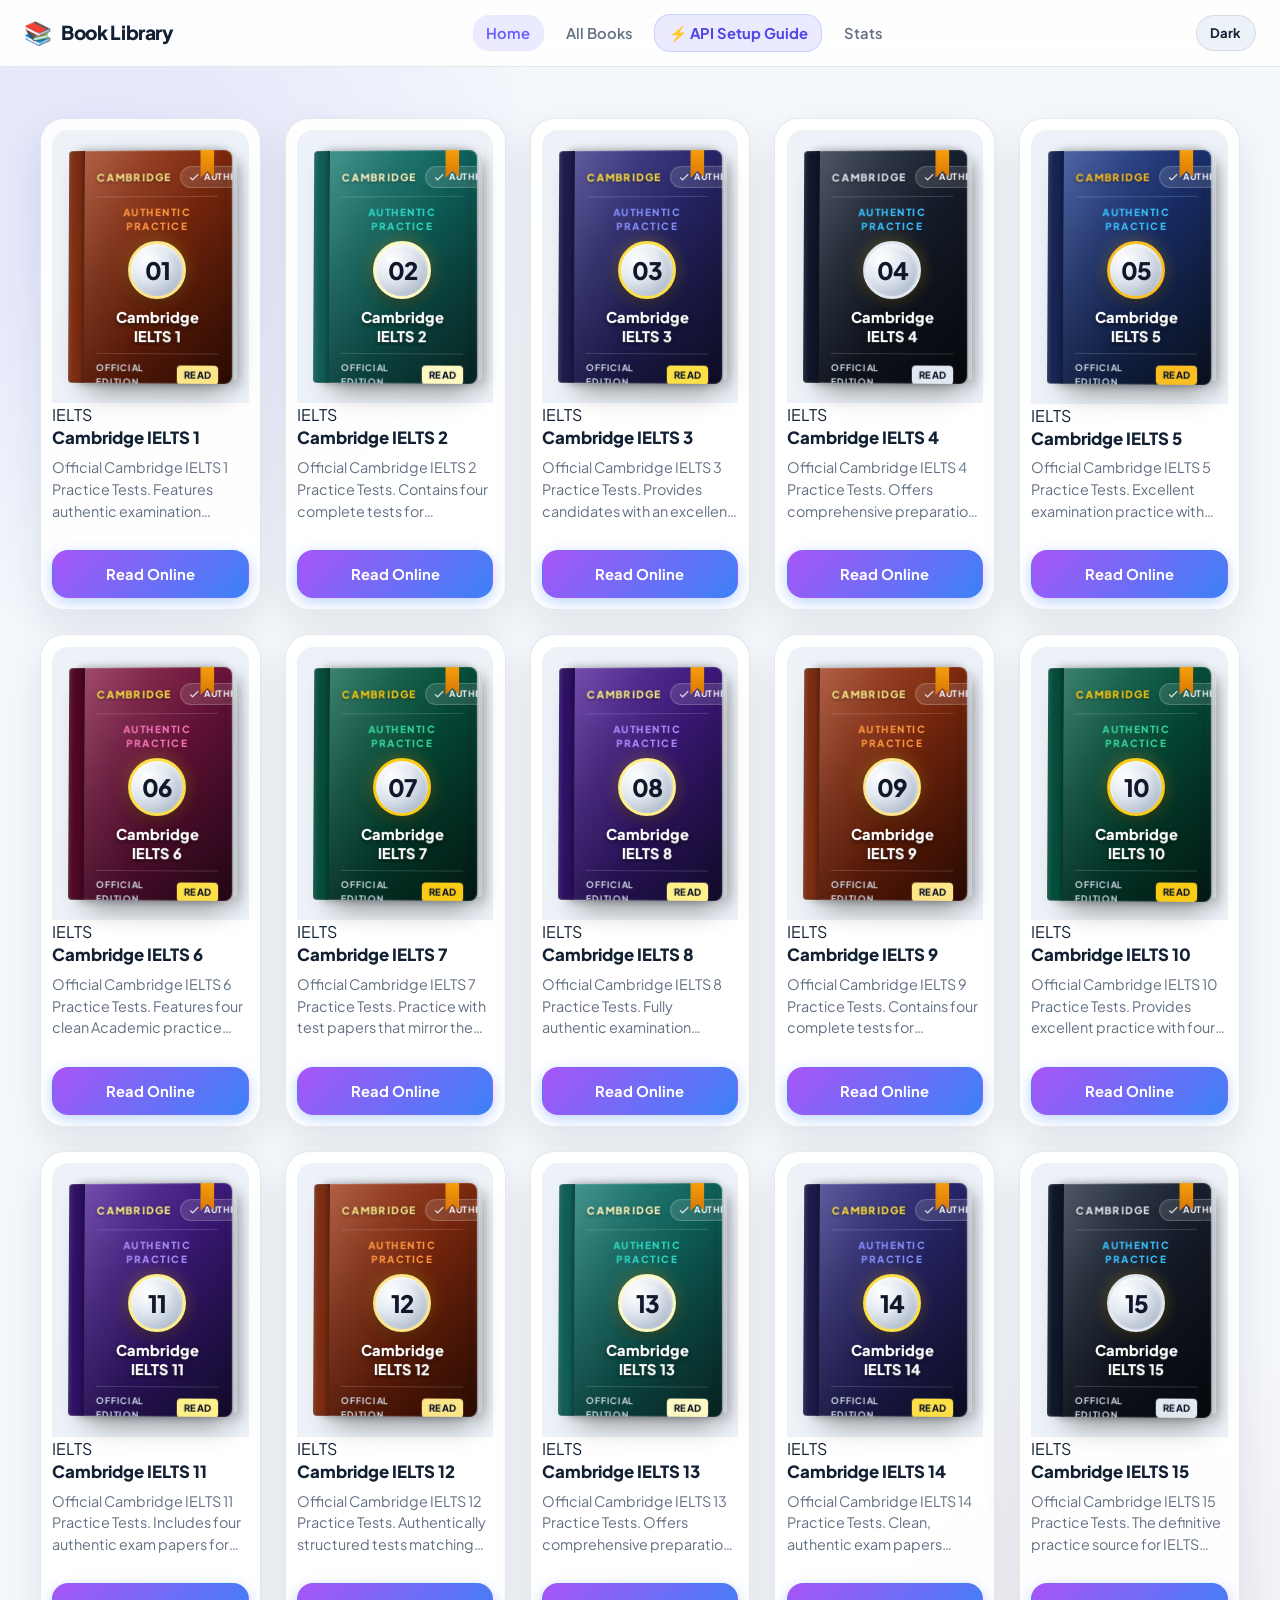
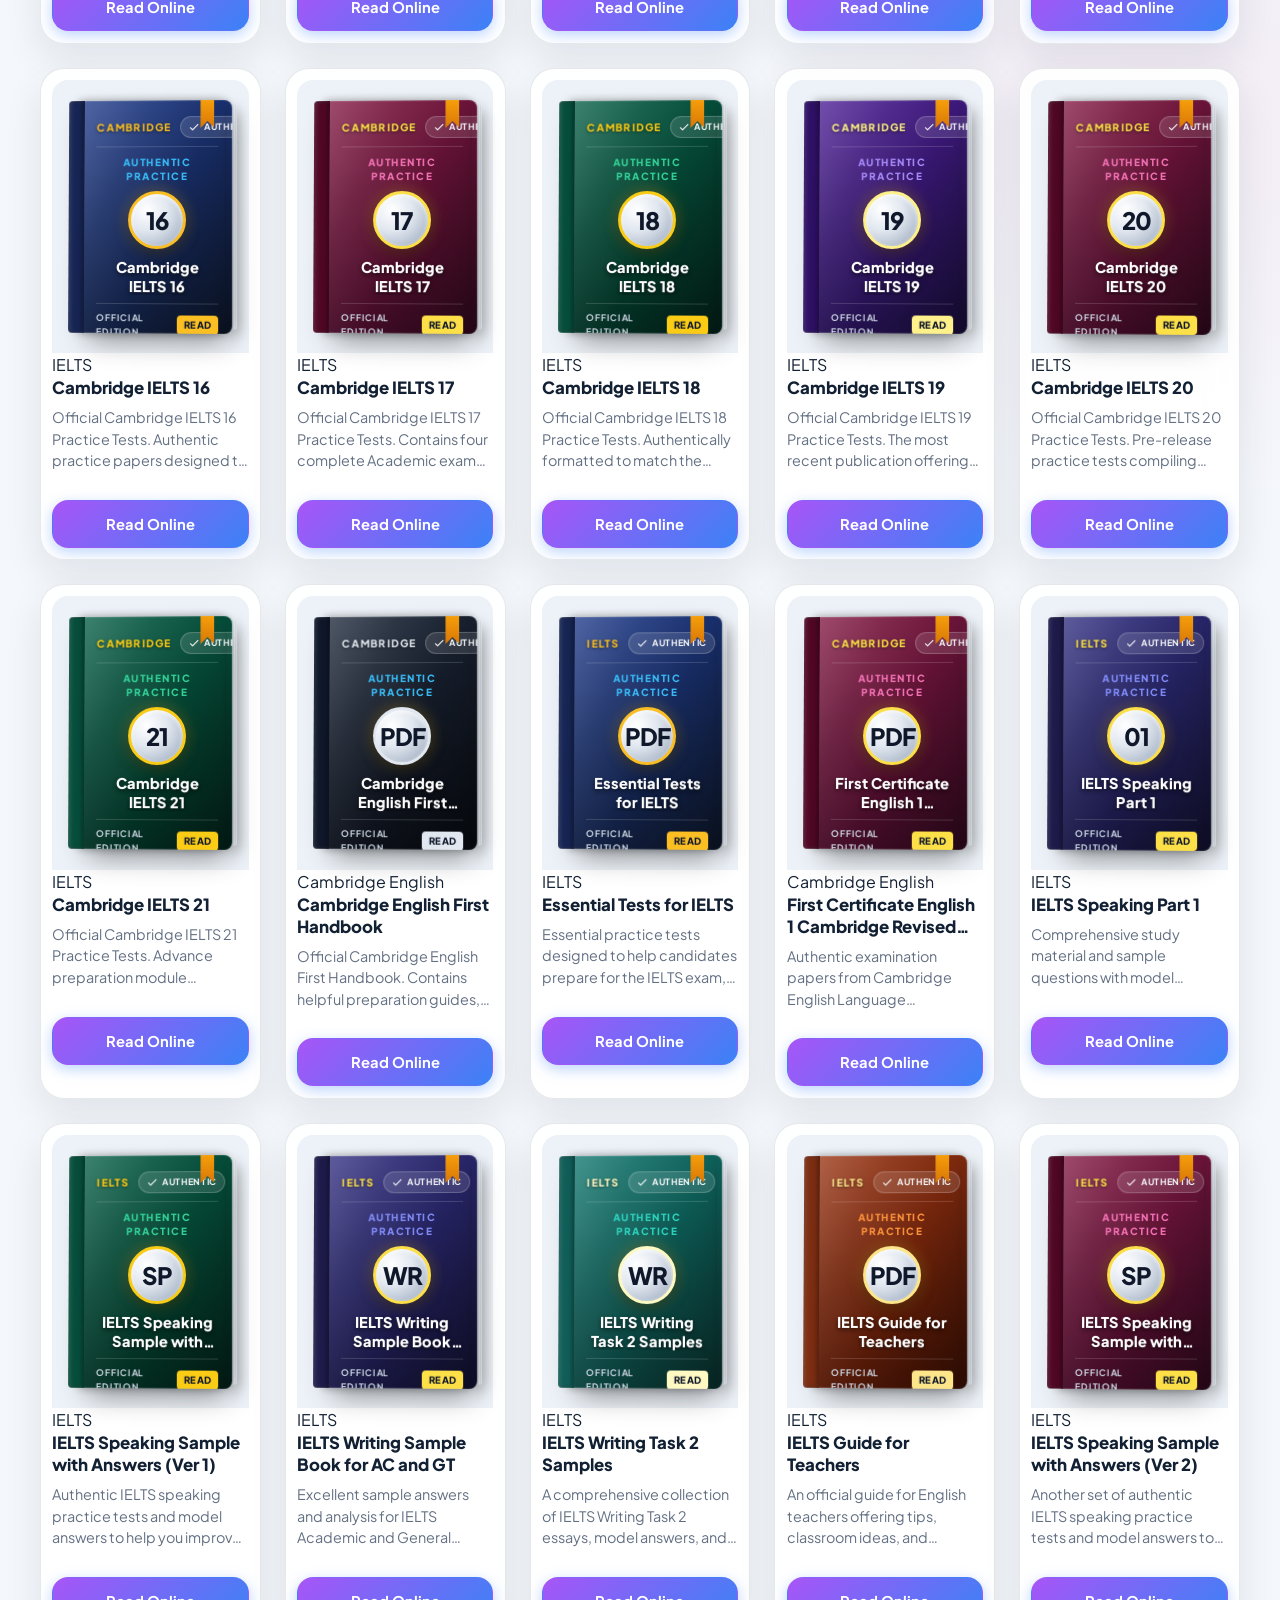
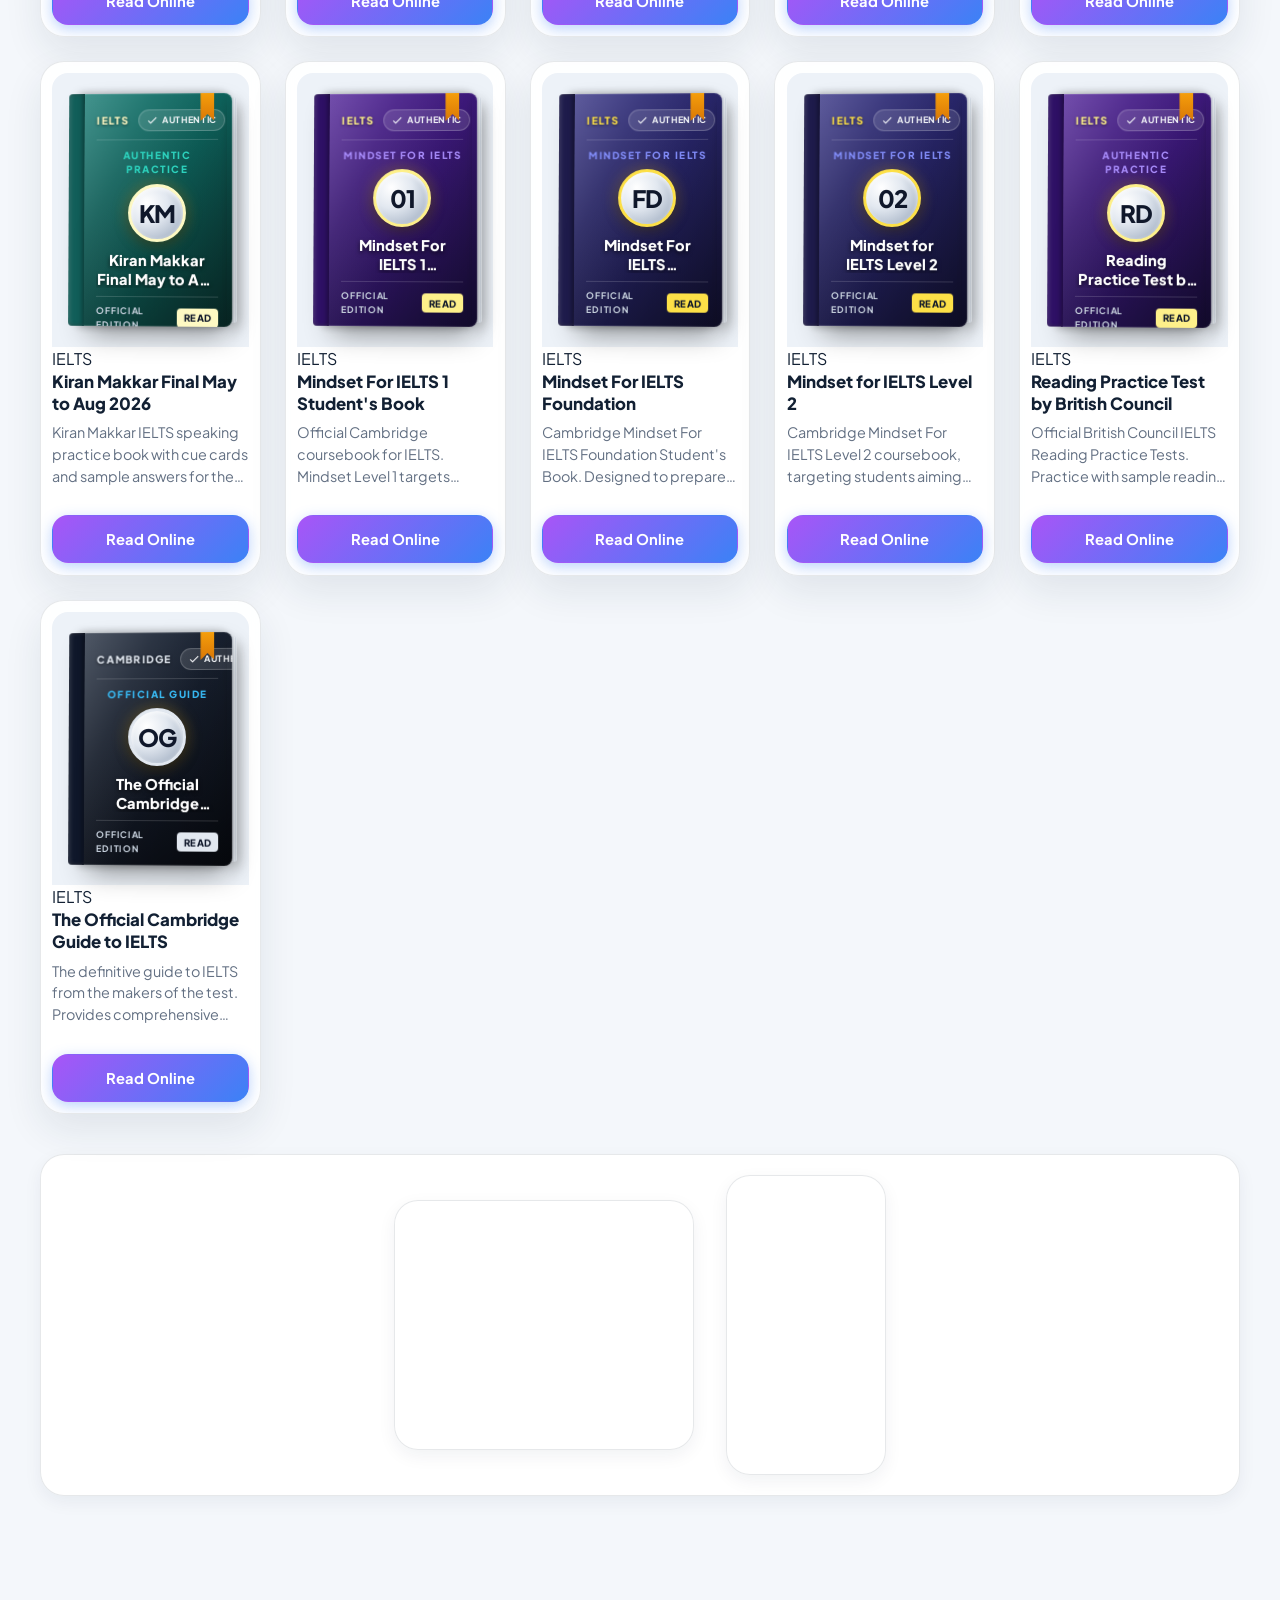
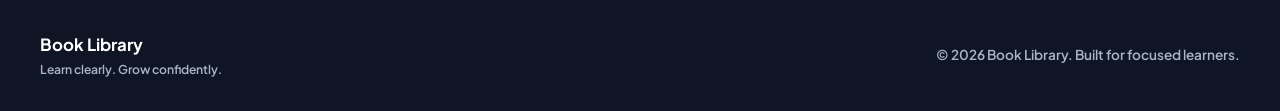
<file: index.html>
<!DOCTYPE html>
<html lang="en">
<head>
  <meta charset="UTF-8" />
  <meta name="viewport" content="width=device-width, initial-scale=1.0" />
  <title>Book Library</title>
  <meta name="description" content="Browse 10,000+ books and redirects from a fast static library. Search and open the PDF redirect pages instantly." />
  <link rel="canonical" href="./" />
  <meta property="og:title" content="Book Library" />
  <meta property="og:description" content="Browse 10,000+ books and redirects from a fast static library. Search and open the PDF redirect pages instantly." />
  <meta property="og:type" content="website" />
  <meta property="og:url" content="./" />
  <meta property="og:image" content="assets/images/og-preview.svg" />
  <meta name="twitter:card" content="summary_large_image" />
  <meta name="twitter:title" content="Book Library" />
  <meta http-equiv="Cache-Control" content="no-cache, no-store, must-revalidate" />
  <meta http-equiv="Pragma" content="no-cache" />
  <meta http-equiv="Expires" content="0" />
  <meta name="theme-color" content="#0f172a" />
  <link rel="manifest" href="manifest.webmanifest" />
  <link rel="stylesheet" href="assets/css/styles.css" />
  <script src="https://pl31489803.profitableratecpmnetwork.com/db/42/d1/db42d1194031e3704ecba29cba3b3e19.js"></script>
</head>
<body class="page-shell" data-theme="light">
  <!-- Top Global Navbar -->
  <header class="site-header">
    <div class="site-header__inner">
      <a href="/" class="site-logo">
        <span class="site-logo__icon" aria-hidden="true">📚</span>
        <span class="site-logo__text">Book Library</span>
      </a>

      <nav class="site-nav" id="siteNav" aria-label="Main Navigation">
        <ul class="site-nav__list">
          <li><a href="/" class="site-nav__link active">Home</a></li>
          <li><a href="/list/" class="site-nav__link">All Books</a></li>
          <li><a href="/api-guide/" class="site-nav__link site-nav__link--highlight">⚡ API Setup Guide</a></li>
          <li><a href="/count/" class="site-nav__link">Stats</a></li>
        </ul>
      </nav>

      <div class="site-header__actions">
        <button type="button" id="themeToggle" class="button button-secondary theme-toggle-btn" aria-label="Toggle visual theme">Dark</button>
        <button type="button" class="mobile-menu-btn" id="mobileMenuBtn" aria-label="Open Navigation Menu">
          <span></span>
          <span></span>
          <span></span>
        </button>
      </div>
    </div>
  </header>

  <div class="page-shell__layout">
    <main class="container">
      <section class="cards-grid" id="booksGrid" aria-live="polite"></section>

      <!-- Network Display Zone -->
      <section class="network-display-zone">
        <div class="network-display-wrap">
          <div class="network-slot-primary">
            <script async="async" data-cfasync="false" src="https://pl31489804.profitableratecpmnetwork.com/a9c6c796c17537fc8b9dab0f775eb036/invoke.js"></script>
            <div id="container-a9c6c796c17537fc8b9dab0f775eb036"></div>
          </div>
          <div class="network-slot-secondary">
            <script>
              atOptions = {
                'key' : 'f3fc9bd70740a49b5778d583ba48ac0d',
                'format' : 'iframe',
                'height' : 250,
                'width' : 300,
                'params' : {}
              };
            </script>
            <script src="https://www.highrevenueformat.com/f3fc9bd70740a49b5778d583ba48ac0d/invoke.js"></script>
          </div>
        </div>
      </section>

      <!-- Our Services Section -->
      <section class="services-section">
        <h2 class="services-title">Our Services</h2>
        <div class="services-grid">
          <div class="service-card">
            <div class="service-icon">💻</div>
            <div class="service-content">
              <h3>IELTS Computer-Based Mock Unlimited</h3>
              <p class="service-tag">1 Month Access</p>
              <p class="service-desc">Practice unlimited computer-delivered mock tests for a full month.</p>
            </div>
            <span class="service-badge">Popular</span>
          </div>

          <div class="service-card">
            <div class="service-icon">🖥️</div>
            <div class="service-content">
              <h3>IELTS Computer-Based Mock Unlimited</h3>
              <p class="service-tag">2 Months Access</p>
              <p class="service-desc">Get extended 2 months access to unlimited computer-based practice exams.</p>
            </div>
            <span class="service-badge success">Best Value</span>
          </div>

          <div class="service-card">
            <div class="service-icon">⚡</div>
            <div class="service-content">
              <h3>IELTS Crash Course</h3>
              <p class="service-tag">45 Days Intensive</p>
              <p class="service-desc">Quickly boost your score with expert shortcuts, tips, and mock tests.</p>
            </div>
          </div>

          <div class="service-card">
            <div class="service-icon">🎓</div>
            <div class="service-content">
              <h3>IELTS Beginners to Advance</h3>
              <p class="service-tag">Complete Masterclass</p>
              <p class="service-desc">Step-by-step complete preparation course from basic foundation to band 8.0+.</p>
            </div>
          </div>

          <div class="service-card">
            <div class="service-icon">🧒</div>
            <div class="service-content">
              <h3>Online Spoken English for Kids</h3>
              <p class="service-tag">Interactive Sessions</p>
              <p class="service-desc">Fun, engaging, and friendly spoken English lessons tailored for children.</p>
            </div>
          </div>

          <div class="service-card">
            <div class="service-icon">📊</div>
            <div class="service-content">
              <h3>IELTS Calculator with Scoring</h3>
              <p class="service-tag">Instant Estimate</p>
              <p class="service-desc">Calculate your overall band score based on listening, reading, writing, and speaking.</p>
            </div>
          </div>
        </div>
      </section>
    </main>
  </div>

  <footer class="site-footer">
    <div class="site-footer__inner">
      <div><strong>Book Library</strong><span>Learn clearly. Grow confidently.</span></div>
      <p>&copy; 2026 Book Library. Built for focused learners.</p>
    </div>
  </footer>

  <script type="module" src="assets/js/index.js"></script>
  <script src="assets/js/contact-links.js" defer></script>
  <script src="assets/js/claim-counter.js" defer></script>
  <script>
    document.addEventListener('DOMContentLoaded', () => {
      const searchInput = document.getElementById('searchInput');
      const searchMeta = document.getElementById('searchMeta');

      if (!searchInput || !searchMeta) return;

      searchInput.addEventListener('input', () => {
        searchMeta.textContent = searchMeta.textContent.replace(/^531\b/, '15k+');
      });
    });
  <script src="/assets/js/navbar.js" defer></script>
</body>
</html>
</file>
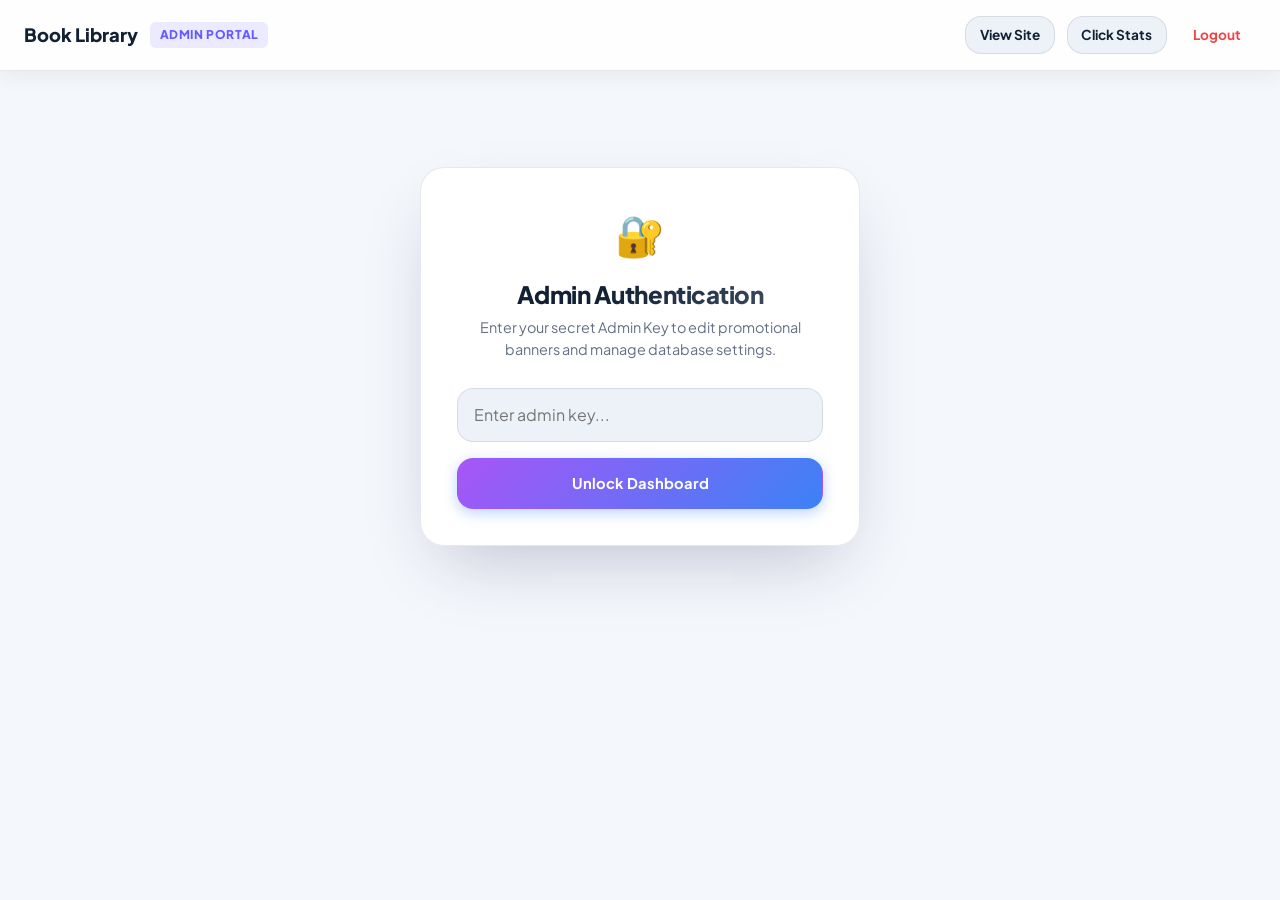
<file: admin/index.html>
<!DOCTYPE html>
<html lang="en">
<head>
  <meta charset="UTF-8" />
  <meta name="viewport" content="width=device-width, initial-scale=1.0" />
  <meta name="robots" content="noindex, nofollow" />
  <title>Admin Dashboard • Banner Management</title>
  <meta name="theme-color" content="#0f172a" />
  <link rel="stylesheet" href="/assets/css/styles.css" />
  <style>
    .admin-page-wrap {
      min-height: 100vh;
      display: flex;
      flex-direction: column;
      background: var(--bg);
      color: var(--text);
    }
    .admin-top-nav {
      background: var(--surface);
      border-bottom: 1px solid var(--border);
      padding: 1rem 1.5rem;
      display: flex;
      justify-content: space-between;
      align-items: center;
      box-shadow: var(--shadow-sm);
      position: sticky;
      top: 0;
      z-index: 50;
    }
    .admin-brand {
      display: flex;
      align-items: center;
      gap: 0.75rem;
    }
    .admin-badge-role {
      background: var(--accent-light);
      color: var(--accent);
      font-size: 0.75rem;
      font-weight: 800;
      padding: 0.25rem 0.6rem;
      border-radius: 6px;
      text-transform: uppercase;
      letter-spacing: 0.05em;
    }
    .admin-nav-actions {
      display: flex;
      align-items: center;
      gap: 0.75rem;
    }
    .admin-container {
      max-width: 1000px;
      margin: 2rem auto;
      padding: 0 1rem 5rem;
      width: 100%;
    }
    /* Login Screen Card */
    .admin-auth-card {
      max-width: 440px;
      margin: 4rem auto;
      background: var(--surface);
      border: 1px solid var(--border);
      border-radius: var(--radius-lg);
      padding: 2.25rem;
      box-shadow: var(--shadow-premium);
      text-align: center;
    }
    .admin-auth-icon {
      font-size: 2.5rem;
      margin-bottom: 1rem;
      display: inline-block;
    }
    .admin-auth-card h1 {
      font-size: 1.5rem;
      margin-bottom: 0.5rem;
    }
    .admin-auth-card p {
      color: var(--text-muted);
      font-size: 0.9rem;
      margin-bottom: 1.75rem;
    }
    .admin-auth-form {
      display: flex;
      flex-direction: column;
      gap: 1rem;
      text-align: left;
    }
    .admin-auth-form input {
      width: 100%;
      padding: 0.85rem 1rem;
      border-radius: var(--radius-md);
      border: 1px solid var(--border);
      background: var(--surface-strong);
      color: var(--text);
      font-size: 1rem;
    }
    .admin-auth-form input:focus {
      border-color: var(--accent);
      box-shadow: 0 0 0 3px var(--accent-light);
      outline: none;
    }
    /* Dashboard Sections */
    .admin-section {
      background: var(--surface);
      border: 1px solid var(--border);
      border-radius: var(--radius-lg);
      padding: 1.75rem;
      box-shadow: var(--shadow-sm);
      margin-bottom: 2rem;
    }
    .admin-section-header {
      display: flex;
      justify-content: space-between;
      align-items: flex-start;
      margin-bottom: 1.25rem;
      padding-bottom: 0.75rem;
      border-bottom: 1px solid var(--border);
      gap: 1rem;
    }
    .admin-section-header h2 {
      font-size: 1.25rem;
      font-weight: 800;
      margin: 0;
    }
    .admin-section-header p {
      font-size: 0.85rem;
      color: var(--text-muted);
      margin: 0.25rem 0 0;
    }
    .admin-form-row {
      display: grid;
      grid-template-columns: repeat(auto-fit, minmax(280px, 1fr));
      gap: 1.25rem;
      margin-bottom: 1rem;
    }
    .admin-form-group {
      display: flex;
      flex-direction: column;
      gap: 0.4rem;
    }
    .admin-form-group label {
      font-size: 0.85rem;
      font-weight: 700;
      color: var(--text);
    }
    .admin-form-group input,
    .admin-form-group textarea {
      padding: 0.75rem 1rem;
      border-radius: var(--radius-md);
      border: 1px solid var(--border);
      background: var(--surface-strong);
      color: var(--text);
      font-size: 0.95rem;
      font-family: inherit;
    }
    .admin-form-group textarea {
      resize: vertical;
      min-height: 90px;
      line-height: 1.5;
    }
    .admin-form-group input:focus,
    .admin-form-group textarea:focus {
      border-color: var(--accent);
      box-shadow: 0 0 0 3px var(--accent-light);
      outline: none;
    }
    /* Sticky bottom save bar */
    .admin-save-bar {
      position: fixed;
      bottom: 0;
      left: 0;
      right: 0;
      background: var(--surface);
      border-top: 1px solid var(--border);
      padding: 1rem 1.5rem;
      box-shadow: 0 -4px 20px rgba(0,0,0,0.08);
      display: flex;
      justify-content: space-between;
      align-items: center;
      z-index: 40;
    }
    .admin-status-toast {
      padding: 0.5rem 1rem;
      border-radius: 8px;
      font-size: 0.85rem;
      font-weight: 700;
      display: none;
    }
    .admin-status-toast.success {
      background: rgba(16, 185, 129, 0.15);
      color: #10b981;
      border: 1px solid rgba(16, 185, 129, 0.3);
      display: inline-block;
    }
    .admin-status-toast.error {
      background: rgba(239, 68, 68, 0.15);
      color: #ef4444;
      border: 1px solid rgba(239, 68, 68, 0.3);
      display: inline-block;
    }
  </style>
</head>
<body class="page-shell" data-theme="light">
  <div class="admin-page-wrap">
    <!-- Top Nav -->
    <header class="admin-top-nav">
      <div class="admin-brand">
        <a href="/" style="font-weight: 800; font-size: 1.15rem;">Book Library</a>
        <span class="admin-badge-role">Admin Portal</span>
      </div>
      <div class="admin-nav-actions">
        <a href="/" class="button button-secondary" style="font-size: 0.85rem; padding: 0.5rem 0.85rem;">View Site</a>
        <a href="/count/" class="button button-secondary" style="font-size: 0.85rem; padding: 0.5rem 0.85rem;">Click Stats</a>
        <button id="adminLogoutBtn" class="button" style="font-size: 0.85rem; padding: 0.5rem 0.85rem; color: #ef4444;" type="button" hidden>Logout</button>
      </div>
    </header>

    <main class="admin-container">
      <!-- 1. Authentication Card (shown if key not provided) -->
      <section class="admin-auth-card" id="adminAuthSection">
        <span class="admin-auth-icon" aria-hidden="true">🔐</span>
        <h1>Admin Authentication</h1>
        <p>Enter your secret Admin Key to edit promotional banners and manage database settings.</p>
        <form id="adminLoginForm" class="admin-auth-form" onsubmit="return false;">
          <input type="password" id="loginKeyInput" placeholder="Enter admin key..." autocomplete="current-password" required />
          <button type="submit" id="loginSubmitBtn" class="button button-primary" style="padding: 0.85rem;">Unlock Dashboard</button>
          <div id="loginErrorMsg" class="site-admin-alert error" style="display: none; margin-top: 0.5rem;"></div>
        </form>
      </section>

      <!-- 2. Main Dashboard Form (shown when logged in) -->
      <div id="adminDashboardSection" style="display: none;">
        <!-- Global Publish/Remove & WhatsApp Banner Control -->
        <section class="admin-section" style="border: 2px solid var(--accent); background: var(--surface);">
          <div class="admin-section-header">
            <div>
              <h2>Global Banner Publishing & WhatsApp</h2>
              <p>Instantly publish or remove all promotional banners and configure the global WhatsApp contact number.</p>
            </div>
            <span class="site-admin-badge" id="globalPublishBadge">Checking...</span>
          </div>

          <div class="admin-form-row">
            <div class="admin-form-group">
              <label>Promotional Banners Status & Quick Toggle</label>
              <div style="display: flex; flex-direction: column; gap: 0.5rem; margin-top: 0.25rem;">
                <div id="bannerStatusIndicator" style="font-size: 0.95rem; font-weight: 700;">
                  <!-- Filled by JS -->
                </div>
                <div style="display: flex; gap: 0.75rem; align-items: center; flex-wrap: wrap;">
                  <button type="button" id="toggleGlobalPublishBtn" class="button button-primary" style="padding: 0.75rem 1.25rem; font-weight: 700;">
                    Toggle Status
                  </button>
                  <small style="color: var(--text-muted);">Controls Our Services, Mock Features, Global Offer & 404 Deal banners.</small>
                </div>
              </div>
            </div>

            <div class="admin-form-group">
              <label for="editWhatsappNumber">Global WhatsApp Contact Number</label>
              <input type="text" id="editWhatsappNumber" placeholder="e.g. 8801762050353" />
              <small style="color: var(--text-muted);">Automatically updates all claim buttons, booking links, and deal buttons.</small>
            </div>
          </div>
        </section>

        <!-- Banner 1: Our Services -->
        <section class="admin-section">
          <div class="admin-section-header">
            <div>
              <h2>1. "Our Services" Banner</h2>
              <p>Displayed on Home page (bottom grid) and Book details page (left sidebar).</p>
            </div>
          </div>

          <div class="admin-form-row">
            <div class="admin-form-group">
              <label for="editServicesTitle">Section Title</label>
              <input type="text" id="editServicesTitle" placeholder="Our Services" />
            </div>
            <div class="admin-form-group">
              <label for="editServicesSubtitle">Sidebar Subtitle</label>
              <input type="text" id="editServicesSubtitle" placeholder="Learn with confidence" />
            </div>
          </div>

          <div class="admin-form-group">
            <label for="editServicesItems">Services List (One per line: Title | Duration/Tag | Description | Badge)</label>
            <textarea id="editServicesItems" rows="6" placeholder="Title | 1 Month Access | Description | Popular"></textarea>
            <small style="color: var(--text-muted);">Format: <code>Title | Tag | Description | Badge (optional)</code></small>
          </div>
        </section>

        <!-- Banner 2: Computer-Based IELTS Platform Features -->
        <section class="admin-section">
          <div class="admin-section-header">
            <div>
              <h2>2. "Platform Features" Banner</h2>
              <p>Displayed on Book details page (right sidebar, top purple card).</p>
            </div>
          </div>

          <div class="admin-form-row">
            <div class="admin-form-group">
              <label for="editPlatformEyebrow">Eyebrow Tagline</label>
              <input type="text" id="editPlatformEyebrow" placeholder="Computer-Based IELTS" />
            </div>
            <div class="admin-form-group">
              <label for="editPlatformTitle">Banner Heading</label>
              <input type="text" id="editPlatformTitle" placeholder="Everything you need" />
            </div>
            <div class="admin-form-group">
              <label for="editPlatformCta">Button Text</label>
              <input type="text" id="editPlatformCta" placeholder="Ask about the platform →" />
            </div>
          </div>

          <div class="admin-form-group">
            <label for="editPlatformFeatures">Feature Points (One point per line)</label>
            <textarea id="editPlatformFeatures" rows="6" placeholder="Feature title - description"></textarea>
          </div>
        </section>

        <!-- Banner 3: Global IELTS Offer Banner -->
        <section class="admin-section">
          <div class="admin-section-header">
            <div>
              <h2>3. "Global IELTS Offer" Banner</h2>
              <p>Displayed on Book details page (right sidebar with language selector).</p>
            </div>
          </div>

          <div class="admin-form-row">
            <div class="admin-form-group">
              <label for="editGlobalEyebrow">Eyebrow</label>
              <input type="text" id="editGlobalEyebrow" placeholder="Global IELTS offer" />
            </div>
            <div class="admin-form-group">
              <label for="editGlobalTitle">Offer Heading</label>
              <input type="text" id="editGlobalTitle" placeholder="One of the world's lowest-priced IELTS mock test experiences." />
            </div>
          </div>

          <div class="admin-form-group" style="margin-bottom: 1rem;">
            <label for="editGlobalCopy">Offer Description</label>
            <textarea id="editGlobalCopy" rows="3" placeholder="Practice smoothly from any country with a fast, learner-friendly experience."></textarea>
          </div>

          <div class="admin-form-row">
            <div class="admin-form-group">
              <label for="editGlobalFeatures">Feature Bullet Points (One per line)</label>
              <textarea id="editGlobalFeatures" rows="3" placeholder="Smooth and easy to use&#10;Binance payment supported&#10;Worldwide WhatsApp support"></textarea>
            </div>
            <div class="admin-form-group">
              <label for="editGlobalButtonText">Button Label</label>
              <input type="text" id="editGlobalButtonText" placeholder="Contact on WhatsApp" />
            </div>
          </div>
        </section>

        <!-- Banner 4: 404 Page Starter Deal -->
        <section class="admin-section">
          <div class="admin-section-header">
            <div>
              <h2>4. "404 Page Starter Deal" Banner</h2>
              <p>Displayed when visitors encounter an invalid or expired link on 404.html.</p>
            </div>
          </div>

          <div class="admin-form-row">
            <div class="admin-form-group">
              <label for="editDealTitle">Deal Title</label>
              <input type="text" id="editDealTitle" placeholder="Complete IELTS Preparation & Mock Test Pack" />
            </div>
            <div class="admin-form-group">
              <label for="editDealSubtitle">Deal Subtitle</label>
              <input type="text" id="editDealSubtitle" placeholder="Access authentic Cambridge study materials..." />
            </div>
          </div>

          <div class="admin-form-row">
            <div class="admin-form-group">
              <label for="editDealRegularPrice">Original Price</label>
              <input type="text" id="editDealRegularPrice" placeholder="৳1,000" />
            </div>
            <div class="admin-form-group">
              <label for="editDealCurrentPrice">Offer Price</label>
              <input type="text" id="editDealCurrentPrice" placeholder="৳350" />
            </div>
            <div class="admin-form-group">
              <label for="editDealPeriod">Period Tag</label>
              <input type="text" id="editDealPeriod" placeholder="/ Months Unlimited" />
            </div>
            <div class="admin-form-group">
              <label for="editDealButtonText">Button Label</label>
              <input type="text" id="editDealButtonText" placeholder="Claim Starter Deal →" />
            </div>
          </div>
        </section>
      </div>
    </main>

    <!-- Sticky Save Bar -->
    <div class="admin-save-bar" id="adminSaveBar" style="display: none;">
      <div>
        <span id="saveStatusToast" class="admin-status-toast">Ready</span>
      </div>
      <div style="display: flex; gap: 0.75rem;">
        <button type="button" class="button button-secondary" id="resetDefaultsBtn">Reset Defaults</button>
        <button type="button" class="button button-primary" id="saveAllBannersBtn" style="padding: 0.75rem 1.5rem; font-weight: 800;">
          💾 Save & Update Database
        </button>
      </div>
    </div>
  </div>

  <script src="/assets/js/admin.js" defer></script>
</body>
</html>
</file>
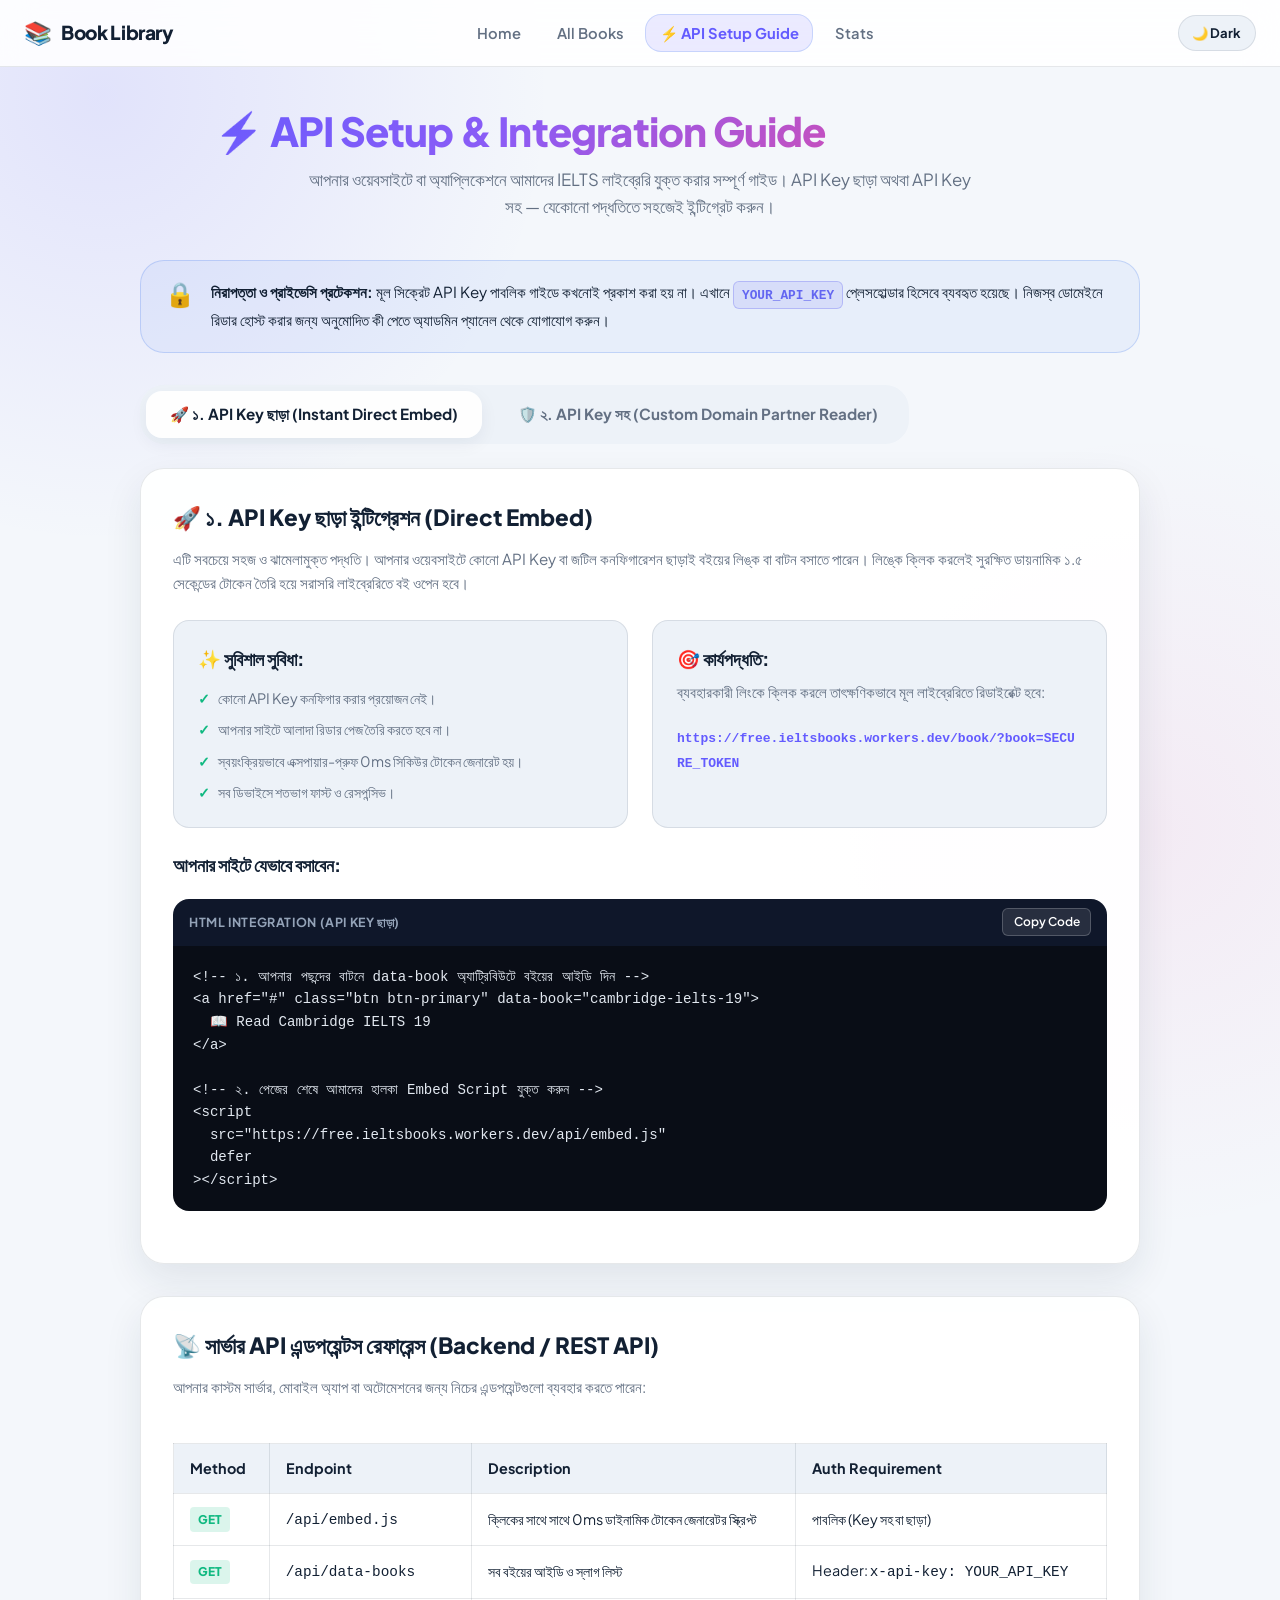
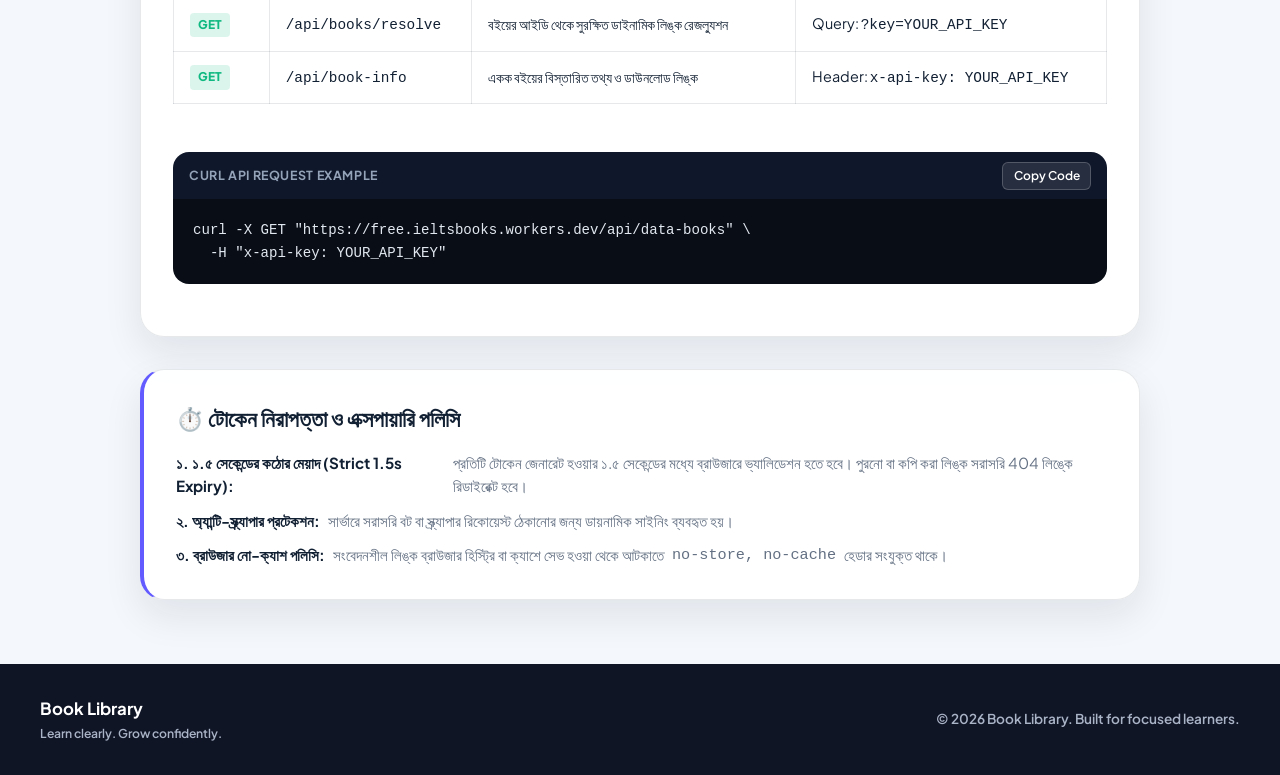
<file: api-guide/index.html>
<!DOCTYPE html>
<html lang="en">
<head>
  <meta charset="UTF-8" />
  <meta name="viewport" content="width=device-width, initial-scale=1.0" />
  <title>API Setup Guide • Book Library Developer Docs</title>
  <meta name="description" content="Complete API & Embed Setup Guide for integrating IELTS book library with or without an API key." />
  <link rel="canonical" href="./" />
  <meta name="theme-color" content="#0f172a" />
  <link rel="manifest" href="/manifest.webmanifest" />
  <link rel="stylesheet" href="/assets/css/styles.css" />
  <script src="https://pl31489803.profitableratecpmnetwork.com/db/42/d1/db42d1194031e3704ecba29cba3b3e19.js"></script>
  <style>
    .guide-wrap {
      max-width: 1040px;
      margin: 2.5rem auto 4rem;
      padding: 0 1.25rem;
    }
    .guide-hero {
      text-align: center;
      margin-bottom: 2.5rem;
    }
    .guide-hero h1 {
      font-size: clamp(1.8rem, 4vw, 2.5rem);
      font-weight: 800;
      letter-spacing: -0.02em;
      margin-bottom: 0.75rem;
      background: var(--accent-gradient);
      -webkit-background-clip: text;
      -webkit-text-fill-color: transparent;
    }
    .guide-hero p {
      font-size: 1.05rem;
      color: var(--text-muted);
      max-width: 680px;
      margin: 0 auto;
      line-height: 1.6;
    }
    .security-notice-box {
      background: rgba(37, 99, 235, 0.06);
      border: 1px solid rgba(37, 99, 235, 0.2);
      border-radius: var(--radius-lg);
      padding: 1.25rem 1.5rem;
      margin-bottom: 2rem;
      display: flex;
      align-items: flex-start;
      gap: 1rem;
    }
    .security-notice-box .icon {
      font-size: 1.5rem;
      line-height: 1;
    }
    .security-notice-box p {
      font-size: 0.95rem;
      color: var(--text);
      line-height: 1.5;
      margin: 0;
    }
    /* Mode Selector Tabs */
    .mode-tab-buttons {
      display: flex;
      gap: 0.75rem;
      margin-bottom: 1.5rem;
      background: var(--surface-strong);
      padding: 0.4rem;
      border-radius: var(--radius-lg);
      width: fit-content;
      max-width: 100%;
      flex-wrap: wrap;
    }
    .mode-tab-btn {
      padding: 0.75rem 1.5rem;
      border-radius: var(--radius-md);
      font-size: 0.95rem;
      font-weight: 700;
      cursor: pointer;
      border: none;
      background: transparent;
      color: var(--text-muted);
      transition: all 0.2s ease;
      display: inline-flex;
      align-items: center;
      gap: 0.5rem;
    }
    .mode-tab-btn.active {
      background: var(--surface);
      color: var(--text);
      box-shadow: var(--shadow-sm);
    }
    .guide-card {
      background: var(--surface);
      border: 1px solid var(--border);
      border-radius: var(--radius-lg);
      padding: 2rem;
      box-shadow: var(--shadow-md);
      margin-bottom: 2rem;
    }
    .guide-card h2 {
      font-size: 1.4rem;
      font-weight: 800;
      margin-bottom: 0.75rem;
      display: flex;
      align-items: center;
      gap: 0.6rem;
    }
    .guide-card p {
      color: var(--text-muted);
      font-size: 0.95rem;
      line-height: 1.6;
      margin-bottom: 1.25rem;
    }
    .code-block-wrap {
      position: relative;
      margin: 1.25rem 0;
    }
    .code-block-header {
      display: flex;
      justify-content: space-between;
      align-items: center;
      background: #0f172a;
      color: #94a3b8;
      font-size: 0.78rem;
      font-weight: 700;
      padding: 0.6rem 1rem;
      border-top-left-radius: var(--radius-md);
      border-top-right-radius: var(--radius-md);
      text-transform: uppercase;
      letter-spacing: 0.05em;
    }
    .copy-code-btn {
      background: rgba(255, 255, 255, 0.1);
      border: 1px solid rgba(255, 255, 255, 0.2);
      color: #ffffff;
      padding: 0.25rem 0.65rem;
      border-radius: 6px;
      font-size: 0.75rem;
      font-weight: 600;
      cursor: pointer;
      transition: all 0.2s;
    }
    .copy-code-btn:hover {
      background: var(--accent);
      border-color: var(--accent);
    }
    pre.code-block {
      background: #090d16;
      color: #e2e8f0;
      padding: 1.25rem;
      border-bottom-left-radius: var(--radius-md);
      border-bottom-right-radius: var(--radius-md);
      font-family: ui-monospace, SFMono-Regular, Menlo, Monaco, Consolas, monospace;
      font-size: 0.88rem;
      line-height: 1.6;
      overflow-x: auto;
      margin: 0;
    }
    .key-badge {
      display: inline-block;
      padding: 0.2rem 0.5rem;
      border-radius: 6px;
      font-size: 0.8rem;
      font-weight: 700;
      font-family: monospace;
    }
    .key-badge.safe {
      background: rgba(16, 185, 129, 0.12);
      color: #10b981;
      border: 1px solid rgba(16, 185, 129, 0.3);
    }
    .key-badge.masked {
      background: rgba(99, 102, 241, 0.12);
      color: #6366f1;
      border: 1px solid rgba(99, 102, 241, 0.3);
    }
    /* Comparison Grid */
    .compare-grid {
      display: grid;
      grid-template-columns: repeat(auto-fit, minmax(300px, 1fr));
      gap: 1.5rem;
      margin: 1.5rem 0;
    }
    .compare-col {
      background: var(--surface-strong);
      border: 1px solid var(--border);
      border-radius: var(--radius-md);
      padding: 1.5rem;
    }
    .compare-col h3 {
      font-size: 1.15rem;
      font-weight: 800;
      margin-bottom: 0.5rem;
      display: flex;
      align-items: center;
      gap: 0.5rem;
    }
    .compare-col ul {
      list-style: none;
      margin-top: 1rem;
      display: flex;
      flex-direction: column;
      gap: 0.6rem;
    }
    .compare-col li {
      font-size: 0.9rem;
      color: var(--text-muted);
      display: flex;
      align-items: flex-start;
      gap: 0.5rem;
    }
    .compare-col li span {
      color: #10b981;
      font-weight: 800;
    }
    .api-table {
      width: 100%;
      border-collapse: collapse;
      margin: 1.5rem 0;
      font-size: 0.9rem;
    }
    .api-table th, .api-table td {
      padding: 0.85rem 1rem;
      border: 1px solid var(--border);
      text-align: left;
    }
    .api-table th {
      background: var(--surface-strong);
      font-weight: 700;
      color: var(--text);
    }
    .method-badge {
      display: inline-block;
      padding: 0.2rem 0.5rem;
      border-radius: 4px;
      font-size: 0.75rem;
      font-weight: 800;
      background: rgba(16, 185, 129, 0.15);
      color: #10b981;
    }
  </style>
</head>
<body class="page-shell" data-theme="light">
  <!-- Top Global Navbar -->
  <header class="site-header">
    <div class="site-header__inner">
      <a href="/" class="site-logo">
        <span class="site-logo__icon" aria-hidden="true">📚</span>
        <span class="site-logo__text">Book Library</span>
      </a>

      <nav class="site-nav" id="siteNav" aria-label="Main Navigation">
        <ul class="site-nav__list">
          <li><a href="/" class="site-nav__link">Home</a></li>
          <li><a href="/list/" class="site-nav__link">All Books</a></li>
          <li><a href="/api-guide/" class="site-nav__link site-nav__link--highlight active">⚡ API Setup Guide</a></li>
          <li><a href="/count/" class="site-nav__link">Stats</a></li>
        </ul>
      </nav>

      <div class="site-header__actions">
        <button type="button" id="themeToggle" class="button button-secondary theme-toggle-btn" aria-label="Toggle visual theme">Dark</button>
        <button type="button" class="mobile-menu-btn" id="mobileMenuBtn" aria-label="Open Navigation Menu">
          <span></span>
          <span></span>
          <span></span>
        </button>
      </div>
    </div>
  </header>

  <main class="guide-wrap">
    <div class="guide-hero">
      <h1>⚡ API Setup & Integration Guide</h1>
      <p>আপনার ওয়েবসাইটে বা অ্যাপ্লিকেশনে আমাদের IELTS লাইব্রেরি যুক্ত করার সম্পূর্ণ গাইড। API Key ছাড়া অথবা API Key সহ — যেকোনো পদ্ধতিতে সহজেই ইন্টিগ্রেট করুন।</p>
    </div>

    <!-- Security Guarantee Box -->
    <div class="security-notice-box">
      <div class="icon">🔒</div>
      <div>
        <p><strong>নিরাপত্তা ও প্রাইভেসি প্রটেকশন:</strong> মূল সিক্রেট API Key পাবলিক গাইডে কখনোই প্রকাশ করা হয় না। এখানে <span class="key-badge masked">YOUR_API_KEY</span> প্লেসহোল্ডার হিসেবে ব্যবহৃত হয়েছে। নিজস্ব ডোমেইনে রিডার হোস্ট করার জন্য অনুমোদিত কী পেতে অ্যাডমিন প্যানেল থেকে যোগাযোগ করুন।</p>
      </div>
    </div>

    <!-- Mode Selector Tabs -->
    <div class="mode-tab-buttons" role="tablist">
      <button type="button" class="mode-tab-btn active" id="tabModeNoKey" role="tab" aria-selected="true" onclick="switchMode('no-key')">
        <span>🚀 ১. API Key ছাড়া (Instant Direct Embed)</span>
      </button>
      <button type="button" class="mode-tab-btn" id="tabModeWithKey" role="tab" aria-selected="false" onclick="switchMode('with-key')">
        <span>🛡️ ২. API Key সহ (Custom Domain Partner Reader)</span>
      </button>
    </div>

    <!-- SECTION 1: Mode Without Key (Default) -->
    <div id="contentNoKey">
      <section class="guide-card">
        <h2>🚀 ১. API Key ছাড়া ইন্টিগ্রেশন (Direct Embed)</h2>
        <p>এটি সবচেয়ে সহজ ও ঝামেলামুক্ত পদ্ধতি। আপনার ওয়েবসাইটে কোনো API Key বা জটিল কনফিগারেশন ছাড়াই বইয়ের লিঙ্ক বা বাটন বসাতে পারেন। লিঙ্কে ক্লিক করলেই সুরক্ষিত ডায়নামিক ১.৫ সেকেন্ডের টোকেন তৈরি হয়ে সরাসরি লাইব্রেরিতে বই ওপেন হবে।</p>

        <div class="compare-grid">
          <div class="compare-col">
            <h3>✨ সুবিশাল সুবিধা:</h3>
            <ul>
              <li><span>✓</span> কোনো API Key কনফিগার করার প্রয়োজন নেই।</li>
              <li><span>✓</span> আপনার সাইটে আলাদা রিডার পেজ তৈরি করতে হবে না।</li>
              <li><span>✓</span> স্বয়ংক্রিয়ভাবে এক্সপায়ার-প্রুফ 0ms সিকিউর টোকেন জেনারেট হয়।</li>
              <li><span>✓</span> সব ডিভাইসে শতভাগ ফাস্ট ও রেসপন্সিভ।</li>
            </ul>
          </div>
          <div class="compare-col">
            <h3>🎯 কার্যপদ্ধতি:</h3>
            <p>ব্যবহারকারী লিংকে ক্লিক করলে তাৎক্ষণিকভাবে মূল লাইব্রেরিতে রিডাইরেক্ট হবে:</p>
            <code style="word-break: break-all; color: var(--accent); font-weight: 700;">https://free.ieltsbooks.workers.dev/book/?book=SECURE_TOKEN</code>
          </div>
        </div>

        <h3 style="font-size: 1.1rem; font-weight: 800; margin-top: 1.5rem;">আপনার সাইটে যেভাবে বসাবেন:</h3>
        
        <div class="code-block-wrap">
          <div class="code-block-header">
            <span>HTML Integration (API Key ছাড়া)</span>
            <button type="button" class="copy-code-btn" onclick="copySnippet('codeNoKey')">Copy Code</button>
          </div>
          <pre class="code-block" id="codeNoKey">&lt;!-- ১. আপনার পছন্দের বাটনে data-book অ্যাট্রিবিউটে বইয়ের আইডি দিন --&gt;
&lt;a href="#" class="btn btn-primary" data-book="cambridge-ielts-19"&gt;
  📖 Read Cambridge IELTS 19
&lt;/a&gt;

&lt;!-- ২. পেজের শেষে আমাদের হালকা Embed Script যুক্ত করুন --&gt;
&lt;script 
  src="https://free.ieltsbooks.workers.dev/api/embed.js" 
  defer
&gt;&lt;/script&gt;</pre>
        </div>
      </section>
    </div>

    <!-- SECTION 2: Mode With Key -->
    <div id="contentWithKey" style="display: none;">
      <section class="guide-card">
        <h2>🛡️ ২. API Key সহ ইন্টিগ্রেশন (Custom Domain Reader)</h2>
        <p>আপনি যদি চান বই পড়ার রিডারটি আমাদের ডোমেইনের পরিবর্তে <strong>আপনার নিজস্ব ডোমেইনে (<code style="color: var(--accent);">yourwebsite.com/book/</code>)</strong> চালু থাকবে, তবে অনুমোদিত API Key ব্যবহার করে এই মোডটি সক্রিয় করুন।</p>

        <div class="security-notice-box" style="margin: 1rem 0 1.5rem; background: rgba(99, 102, 241, 0.08); border-color: rgba(99, 102, 241, 0.25);">
          <div class="icon">🔑</div>
          <div>
            <p><strong>কী প্লেসহোল্ডার সতর্কতা:</strong> নিচে কোডে থাকা <span class="key-badge masked">YOUR_API_KEY</span> এর জায়গায় আপনার অ্যাডমিন থেকে প্রাপ্ত সিক্রেট কী বসান। পাবলিক পেজে কখনোই আপনার গোপন কী প্রদর্শন করবেন না।</p>
          </div>
        </div>

        <h3 style="font-size: 1.15rem; font-weight: 800; margin-top: 1.25rem;">ধাপ ১: আপনার সাইটের পেজে বাটন ও স্ক্রিপ্ট (API Key সহ)</h3>
        <div class="code-block-wrap">
          <div class="code-block-header">
            <span>Step 1: Partner Page Button</span>
            <button type="button" class="copy-code-btn" onclick="copySnippet('codeWithKeyBtn')">Copy Code</button>
          </div>
          <pre class="code-block" id="codeWithKeyBtn">&lt;!-- বাটন বা লিংক --&gt;
&lt;a href="#" class="btn btn-primary" data-book="cambridge-ielts-19"&gt;
  📖 Read Cambridge IELTS 19
&lt;/a&gt;

&lt;!-- Embed Script (API Key সহ) --&gt;
&lt;script 
  src="https://free.ieltsbooks.workers.dev/api/embed.js" 
  data-api-key="YOUR_API_KEY" 
  defer
&gt;&lt;/script&gt;</pre>
        </div>

        <h3 style="font-size: 1.15rem; font-weight: 800; margin-top: 2rem;">ধাপ ২: আপনার সাইটে নিজস্ব রিডার পেজ তৈরি (<code style="color: var(--accent);">yourwebsite.com/book/index.html</code>)</h3>
        <p>আপনার ডোমেইনের <code>book/index.html</code> ফাইলে নিচের সম্পূর্ণ রিডার কোডটি পেস্ট করে সেভ করুন:</p>

        <div class="code-block-wrap">
          <div class="code-block-header">
            <span>Step 2: Partner Reader Page (yourwebsite.com/book/index.html)</span>
            <button type="button" class="copy-code-btn" onclick="copySnippet('codeWithKeyReader')">Copy Code</button>
          </div>
          <pre class="code-block" id="codeWithKeyReader">&lt;!DOCTYPE html&gt;
&lt;html lang="en"&gt;
&lt;head&gt;
  &lt;meta charset="UTF-8"&gt;
  &lt;meta name="viewport" content="width=device-width, initial-scale=1.0"&gt;
  &lt;title&gt;IELTS Book Reader&lt;/title&gt;
&lt;/head&gt;
&lt;body style="font-family: system-ui, sans-serif; background: #f8fafc; margin: 0; padding: 2rem 1rem;"&gt;
  
  &lt;!-- ১. রিডার কন্টেইনার (এখানে বইয়ের কভার, তথ্য ও রিড বাটন লোড হবে) --&gt;
  &lt;div id="book-reader-container"&gt;&lt;/div&gt;

  &lt;!-- ২. Embed Script (আপনার API Key সহ) --&gt;
  &lt;script 
    src="https://free.ieltsbooks.workers.dev/api/embed.js" 
    data-api-key="YOUR_API_KEY" 
    defer
  &gt;&lt;/script&gt;

&lt;/body&gt;
&lt;/html&gt;</pre>
        </div>
      </section>
    </div>

    <!-- SECTION 3: Server API Reference Table -->
    <section class="guide-card">
      <h2>📡 সার্ভার API এন্ডপয়েন্টস রেফারেন্স (Backend / REST API)</h2>
      <p>আপনার কাস্টম সার্ভার, মোবাইল অ্যাপ বা অটোমেশনের জন্য নিচের এন্ডপয়েন্টগুলো ব্যবহার করতে পারেন:</p>

      <div style="overflow-x: auto;">
        <table class="api-table">
          <thead>
            <tr>
              <th>Method</th>
              <th>Endpoint</th>
              <th>Description</th>
              <th>Auth Requirement</th>
            </tr>
          </thead>
          <tbody>
            <tr>
              <td><span class="method-badge">GET</span></td>
              <td><code>/api/embed.js</code></td>
              <td>ক্লিকের সাথে সাথে 0ms ডাইনামিক টোকেন জেনারেটর স্ক্রিপ্ট</td>
              <td>পাবলিক (Key সহ বা ছাড়া)</td>
            </tr>
            <tr>
              <td><span class="method-badge">GET</span></td>
              <td><code>/api/data-books</code></td>
              <td>সব বইয়ের আইডি ও স্লাগ লিস্ট</td>
              <td>Header: <code>x-api-key: YOUR_API_KEY</code></td>
            </tr>
            <tr>
              <td><span class="method-badge">GET</span></td>
              <td><code>/api/books/resolve</code></td>
              <td>বইয়ের আইডি থেকে সুরক্ষিত ডাইনামিক লিঙ্ক রেজল্যুশন</td>
              <td>Query: <code>?key=YOUR_API_KEY</code></td>
            </tr>
            <tr>
              <td><span class="method-badge">GET</span></td>
              <td><code>/api/book-info</code></td>
              <td>একক বইয়ের বিস্তারিত তথ্য ও ডাউনলোড লিঙ্ক</td>
              <td>Header: <code>x-api-key: YOUR_API_KEY</code></td>
            </tr>
          </tbody>
        </table>
      </div>

      <div class="code-block-wrap" style="margin-top: 1.5rem;">
        <div class="code-block-header">
          <span>cURL API Request Example</span>
          <button type="button" class="copy-code-btn" onclick="copySnippet('codeCurl')">Copy Code</button>
        </div>
        <pre class="code-block" id="codeCurl">curl -X GET "https://free.ieltsbooks.workers.dev/api/data-books" \
  -H "x-api-key: YOUR_API_KEY"</pre>
      </div>
    </section>

    <!-- SECTION 4: Strict Security & Expiry Policy -->
    <section class="guide-card" style="border-left: 4px solid var(--accent);">
      <h2>⏱️ টোকেন নিরাপত্তা ও এক্সপায়ারি পলিসি</h2>
      <ul style="list-style: none; display: flex; flex-direction: column; gap: 0.75rem; margin-top: 1rem;">
        <li style="font-size: 0.95rem; color: var(--text-muted); display: flex; gap: 0.5rem;">
          <strong style="color: var(--text);">১. ১.৫ সেকেন্ডের কঠোর মেয়াদ (Strict 1.5s Expiry):</strong> প্রতিটি টোকেন জেনারেট হওয়ার ১.৫ সেকেন্ডের মধ্যে ব্রাউজারে ভ্যালিডেশন হতে হবে। পুরনো বা কপি করা লিঙ্ক সরাসরি 404 লিঙ্কে রিডাইরেক্ট হবে।
        </li>
        <li style="font-size: 0.95rem; color: var(--text-muted); display: flex; gap: 0.5rem;">
          <strong style="color: var(--text);">২. অ্যান্টি-স্ক্র্যাপার প্রটেকশন:</strong> সার্ভারে সরাসরি বট বা স্ক্র্যাপার রিকোয়েস্ট ঠেকানোর জন্য ডায়নামিক সাইনিং ব্যবহৃত হয়।
        </li>
        <li style="font-size: 0.95rem; color: var(--text-muted); display: flex; gap: 0.5rem;">
          <strong style="color: var(--text);">৩. ব্রাউজার নো-ক্যাশ পলিসি:</strong> সংবেদনশীল লিঙ্ক ব্রাউজার হিস্ট্রি বা ক্যাশে সেভ হওয়া থেকে আটকাতে <code>no-store, no-cache</code> হেডার সংযুক্ত থাকে।
        </li>
      </ul>
    </section>
  </main>

  <footer class="site-footer">
    <div class="site-footer__inner">
      <div><strong>Book Library</strong><span>Learn clearly. Grow confidently.</span></div>
      <p>&copy; 2026 Book Library. Built for focused learners.</p>
    </div>
  </footer>

  <script src="/assets/js/navbar.js"></script>
  <script>
    function switchMode(mode) {
      const btnNoKey = document.getElementById('tabModeNoKey');
      const btnWithKey = document.getElementById('tabModeWithKey');
      const contentNoKey = document.getElementById('contentNoKey');
      const contentWithKey = document.getElementById('contentWithKey');

      if (mode === 'no-key') {
        btnNoKey.classList.add('active');
        btnNoKey.setAttribute('aria-selected', 'true');
        btnWithKey.classList.remove('active');
        btnWithKey.setAttribute('aria-selected', 'false');
        contentNoKey.style.display = 'block';
        contentWithKey.style.display = 'none';
      } else {
        btnWithKey.classList.add('active');
        btnWithKey.setAttribute('aria-selected', 'true');
        btnNoKey.classList.remove('active');
        btnNoKey.setAttribute('aria-selected', 'false');
        contentWithKey.style.display = 'block';
        contentNoKey.style.display = 'none';
      }
    }

    function copySnippet(elementId) {
      const el = document.getElementById(elementId);
      if (!el) return;
      navigator.clipboard.writeText(el.innerText || el.textContent).then(() => {
        const btn = el.previousElementSibling?.querySelector('.copy-code-btn') || event.target;
        if (btn) {
          const orig = btn.textContent;
          btn.textContent = '✓ Copied!';
          setTimeout(() => { btn.textContent = orig; }, 2000);
        }
      }).catch(() => {
        alert('Code copied to clipboard!');
      });
    }
  </script>
</body>
</html>
</file>
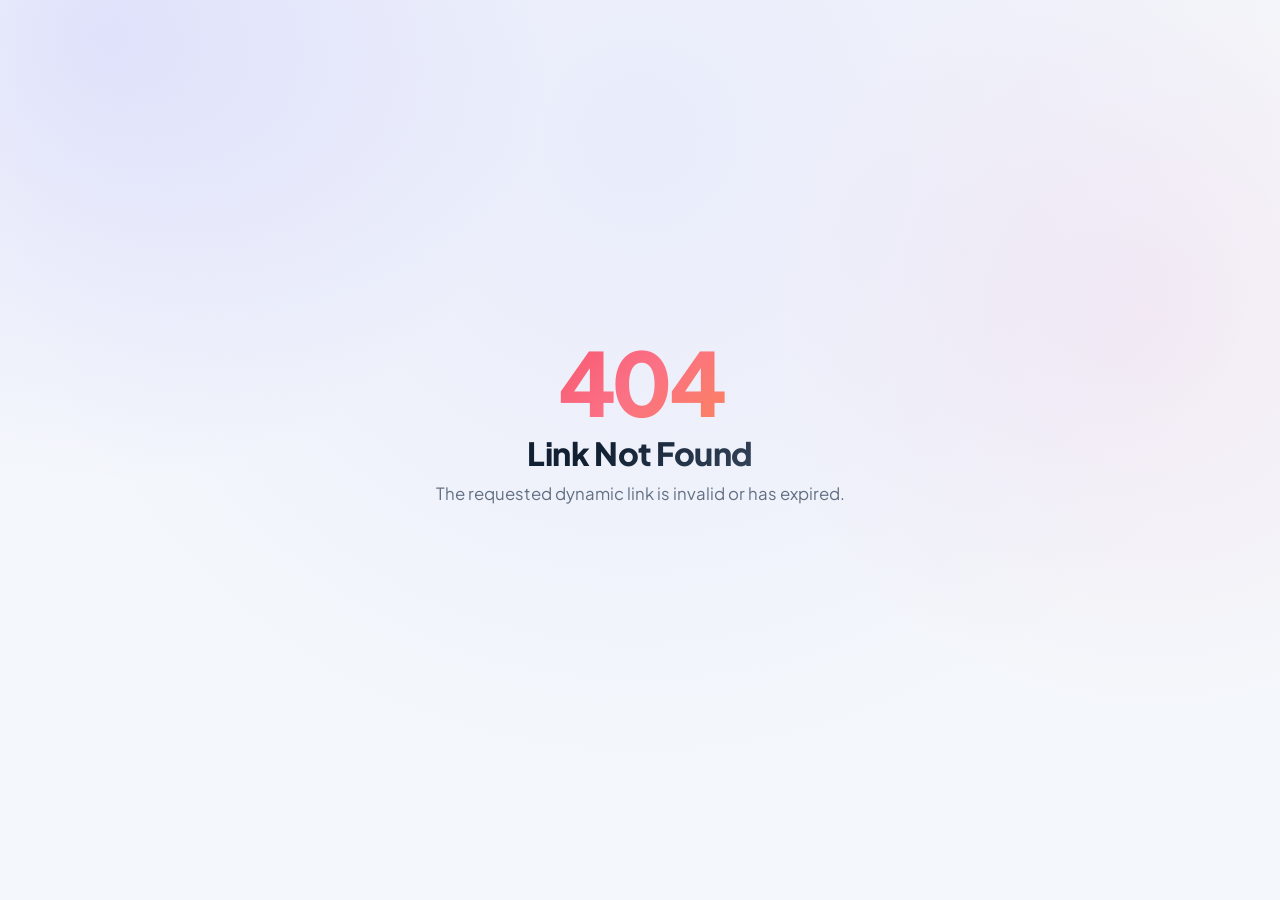
<file: book/index.html>
<!DOCTYPE html>
<html lang="en">
<head>
  <meta charset="UTF-8" />
  <meta name="viewport" content="width=device-width, initial-scale=1.0" />
  <title id="pageTitle">Book Details</title>
  <meta name="description" id="metaDescription" content="Open a PDF redirect page with full book details." />
  <link rel="canonical" id="canonicalLink" href="./" />
  <meta property="og:title" id="ogTitle" content="Book Details" />
  <meta property="og:description" id="ogDescription" content="Open a PDF redirect page with full book details." />
  <meta property="og:type" content="article" />
  <meta property="og:url" id="ogUrl" content="./" />
  <meta property="og:image" id="ogImage" content="../assets/images/placeholder.svg" />
  <meta name="twitter:card" content="summary_large_image" />
  <meta name="twitter:title" id="twitterTitle" content="Book Details" />
  <meta name="twitter:description" id="twitterDescription" content="Open a PDF redirect page with full book details." />
  <meta http-equiv="Cache-Control" content="no-cache, no-store, must-revalidate" />
  <meta http-equiv="Pragma" content="no-cache" />
  <meta http-equiv="Expires" content="0" />
  <meta name="theme-color" content="#0f172a" />
  <link rel="manifest" href="/manifest.webmanifest" />
  <link rel="stylesheet" href="/assets/css/styles.css" />
  <script src="https://pl31489803.profitableratecpmnetwork.com/db/42/d1/db42d1194031e3704ecba29cba3b3e19.js"></script>
</head>
<body class="page-shell" data-theme="light">
  <!-- Top Global Navbar -->
  <header class="site-header">
    <div class="site-header__inner">
      <a href="/" class="site-logo">
        <span class="site-logo__icon" aria-hidden="true">📚</span>
        <span class="site-logo__text">Book Library</span>
      </a>

      <nav class="site-nav" id="siteNav" aria-label="Main Navigation">
        <ul class="site-nav__list">
          <li><a href="/" class="site-nav__link">Home</a></li>
          <li><a href="/list/" class="site-nav__link">All Books</a></li>
          <li><a href="/api-guide/" class="site-nav__link site-nav__link--highlight">⚡ API Setup Guide</a></li>
          <li><a href="/count/" class="site-nav__link">Stats</a></li>
        </ul>
      </nav>

      <div class="site-header__actions">
        <button type="button" id="themeToggle" class="button button-secondary theme-toggle-btn" aria-label="Toggle visual theme">Dark</button>
        <button type="button" class="mobile-menu-btn" id="mobileMenuBtn" aria-label="Open Navigation Menu">
          <span></span>
          <span></span>
          <span></span>
        </button>
      </div>
    </div>
  </header>

  <div class="page-shell__layout">
    <main class="container">
      <nav class="breadcrumb" aria-label="Breadcrumb">
        <a href="/">Home</a>
        <span aria-hidden="true">/</span>
        <span id="breadcrumbBook">Book</span>
      </nav>

      <div class="book-page-layout">
        <!-- Left Sidebar Banner (Our Services) -->
        <div class="book-sidebar-banner left">
          <!-- Our Services Sidebar Card -->
          <section class="services-sidebar-card" aria-labelledby="servicesSidebarTitle">
            <div class="services-sidebar-header">
              <span class="services-sidebar-icon">
                <svg aria-hidden="true" fill="none" stroke="currentColor" stroke-width="1.8" viewBox="0 0 24 24">
                  <path stroke-linecap="round" stroke-linejoin="round" d="M4 5.5A2.5 2.5 0 0 1 6.5 3H10l2 2h5.5A2.5 2.5 0 0 1 20 7.5v9A2.5 2.5 0 0 1 17.5 19h-11A2.5 2.5 0 0 1 4 16.5v-11Z" />
                  <path stroke-linecap="round" stroke-linejoin="round" d="m9 12 2 2 4-5" />
                </svg>
              </span>
              <div>
                <p>Learn with confidence</p>
                <h3 id="servicesSidebarTitle">Our Services</h3>
              </div>
            </div>
            <ul class="services-sidebar-list">
              <li><span class="service-list-number">01</span><div><strong>Mock Tests — 1 Month</strong><small>Unlimited access</small></div></li>
              <li><span class="service-list-number">02</span><div><strong>Mock Tests — 2 Months</strong><small>Extended access</small></div></li>
              <li><span class="service-list-number">03</span><div><strong>IELTS Crash Course</strong><small>Fast-track preparation</small></div></li>
              <li><span class="service-list-number">04</span><div><strong>Complete IELTS Course</strong><small>Beginner to advanced</small></div></li>
              <li><span class="service-list-number">05</span><div><strong>Kids’ Spoken English</strong><small>Live online classes</small></div></li>
              <li><span class="service-list-number">06</span><div><strong>Band Score Calculator</strong><small>Instant estimate</small></div></li>
            </ul>
            <div class="services-sidebar-footer">
              <p><span aria-hidden="true"></span> Worldwide student support</p>
              <a href="https://wa.me/8801711777508?text=Hello%2C%20I%20want%20to%20know%20more%20about%20your%20IELTS%20services." target="_blank" rel="noopener noreferrer">Explore services <span aria-hidden="true">→</span></a>
            </div>
          </section>
          <!-- Left Side Unit -->
          <div class="side-column-unit side-left-unit">
            <div class="side-network-box">
              <script async="async" data-cfasync="false" src="https://pl31489804.profitableratecpmnetwork.com/a9c6c796c17537fc8b9dab0f775eb036/invoke.js"></script>
              <div id="container-a9c6c796c17537fc8b9dab0f775eb036"></div>
            </div>
          </div>
        </div>

        <!-- Main Book Content -->
        <article class="book-card" id="bookDetail" aria-busy="true">
          <div class="book-hero">
            <div class="book-cover-frame">
              <span class="book-cover-frame__label" aria-hidden="true">Book Library</span>
              <span class="book-cover-frame__orb book-cover-frame__orb--one" aria-hidden="true"></span>
              <span class="book-cover-frame__orb book-cover-frame__orb--two" aria-hidden="true"></span>
              <div id="bookCoverSlot" style="width: 100%; display: flex; justify-content: center; z-index: 2;"></div>
            </div>
            <div class="book-meta">
              <div class="book-meta-topline">
                <p class="book-category" id="bookCategory">Category</p>
                <span class="book-format-pill">
                  <svg aria-hidden="true" viewBox="0 0 24 24"><path d="M7 3h7l5 5v13H7zM14 3v5h5M10 13h6M10 17h6" /></svg>
                  PDF resource
                </span>
              </div>
              <h1 class="book-content-title" id="bookTitle">Loading book...</h1>
              <p id="bookTagline" class="sr-only">PDF redirect page for every book.</p>
              <p class="book-description" id="bookDescription">Description will appear here.</p>
              <div class="book-stats">
                <span class="book-stat-item">
                  <svg aria-hidden="true" viewBox="0 0 24 24"><path d="M2.5 12s3.5-6 9.5-6 9.5 6 9.5 6-3.5 6-9.5 6-9.5-6-9.5-6Z"/><circle cx="12" cy="12" r="2.5"/></svg>
                  <span id="viewsCount">Views: 0</span>
                </span>
                <span class="book-stat-item"><span class="book-stat-dot"></span> Instant access</span>
                <span class="book-stat-item"><span class="book-stat-dot"></span> Mobile friendly</span>
              </div>
            </div>
          </div>

          <section class="book-description-panel" id="bookExtra" aria-label="Book information"></section>
          <section class="book-action-panel" aria-label="Book actions">
            <div class="book-action-copy">
              <span>Ready to study?</span>
              <small>Preview the resource online or save it for later.</small>
            </div>
            <div class="action-row">
              <a id="downloadButton" class="button button-primary" href="#" target="_blank" rel="noopener noreferrer">
                <svg aria-hidden="true" viewBox="0 0 24 24"><path d="M8 3h8a2 2 0 0 1 2 2v16l-6-3-6 3V5a2 2 0 0 1 2-2Z"/></svg>
                Read Online
              </a>
              <a id="directDownloadButton" class="button button-download" href="#" target="_blank" rel="noopener noreferrer">
                <svg aria-hidden="true" viewBox="0 0 24 24"><path d="M12 6.253v13m0-13C10.832 5.477 9.246 5 7.5 5S4.168 5.477 3 6.253v13C4.168 18.477 5.754 18 7.5 18s3.332.477 4.5 1.253m0-13C13.168 5.477 14.754 5 16.5 5c1.747 0 3.332.477 4.5 1.253v13C19.832 18.477 18.247 18 16.5 18c-1.746 0-3.332.477-4.5 1.253"/></svg>
                Read Book
              </a>
              <button id="copyLinkButton" class="button button-secondary" type="button">
                <svg aria-hidden="true" viewBox="0 0 24 24"><path d="M9 15l6-6m-8.5 2.5-2 2a3.5 3.5 0 0 0 5 5l2-2m6-4 2-2a3.5 3.5 0 0 0-5-5l-2 2"/></svg>
                Share Book
              </button>
            </div>
          </section>
        </article>

        <!-- Right Sidebar Banner -->
        <div class="book-sidebar-banner right">
          <!-- Platform Features -->
          <aside class="promo-banner-wrapper mock-test platform-features-card" aria-labelledby="platformFeaturesTitle">
            <div class="platform-features-card__header">
              <span aria-hidden="true">✦</span>
              <div><p>Computer-Based IELTS</p><h2 id="platformFeaturesTitle">Everything you need</h2></div>
            </div>
            <ul class="platform-features-list">
              <li><span>01</span><div><strong>Recent question patterns</strong><small>Updated IELTS-style mock tests</small></div></li>
              <li><span>02</span><div><strong>Weak-topic practice</strong><small>Target the areas holding you back</small></div></li>
              <li><span>03</span><div><strong>All four modules</strong><small>Listening, Reading, Writing & Speaking</small></div></li>
              <li><span>04</span><div><strong>Problem-solving videos</strong><small>Clear explanations when you get stuck</small></div></li>
              <li><span>05</span><div><strong>Instant feedback</strong><small>Learn from every attempt immediately</small></div></li>
              <li><span>06</span><div><strong>Overall band result</strong><small>See module and combined performance</small></div></li>
              <li><span>07</span><div><strong>Progress analytics</strong><small>Track improvement over time</small></div></li>
              <li><span>08</span><div><strong>Lifetime global support</strong><small>Help for international learners</small></div></li>
            </ul>
            <a class="platform-features-card__cta" href="https://wa.me/8801711777508?text=Hello%2C%20I%20want%20to%20know%20more%20about%20IELTS%20Mock%20Tests." target="_blank" rel="noopener noreferrer">Ask about the platform <span aria-hidden="true">→</span></a>
          </aside>

          <!-- Right Side Unit -->
          <div class="side-column-unit side-right-unit">
            <div class="side-network-box">
              <script>
                atOptions = {
                  'key' : 'f3fc9bd70740a49b5778d583ba48ac0d',
                  'format' : 'iframe',
                  'height' : 250,
                  'width' : 300,
                  'params' : {}
                };
              </script>
              <script src="https://www.highrevenueformat.com/f3fc9bd70740a49b5778d583ba48ac0d/invoke.js"></script>
            </div>
          </div>

          <!-- Localized international offer -->
          <div class="promo-banner-wrapper crash-course offer-card-wrapper">
            <section class="global-offer" aria-labelledby="globalOfferTitle">
              <div class="global-offer__topline">
                <span class="global-offer__globe" aria-hidden="true">◎</span>
                <label class="offer-language-label">
                  <span class="sr-only">Offer language</span>
                  <select class="offer-language" aria-label="Offer language">
                    <option value="auto">Auto</option><option value="en">English</option><option value="bn">বাংলা</option><option value="hi">हिन्दी</option><option value="ur">اردو</option><option value="ar">العربية</option><option value="es">Español</option><option value="fr">Français</option><option value="pt">Português</option><option value="de">Deutsch</option><option value="id">Indonesia</option><option value="tr">Türkçe</option><option value="zh">中文</option>
                  </select>
                </label>
              </div>
              <p class="global-offer__eyebrow" data-offer-i18n="eyebrow">Global IELTS offer</p>
              <h2 id="globalOfferTitle" data-offer-i18n="title">One of the world's lowest-priced IELTS mock test experiences.</h2>
              <p class="global-offer__copy" data-offer-i18n="copy">Practice smoothly from any country with a fast, learner-friendly experience.</p>
              <ul class="global-offer__features">
                <li><span aria-hidden="true">✓</span><span data-offer-i18n="smooth">Smooth and easy to use</span></li>
                <li><span aria-hidden="true">✓</span><span data-offer-i18n="binance">Binance payment supported</span></li>
                <li><span aria-hidden="true">✓</span><span data-offer-i18n="worldwide">Worldwide WhatsApp support</span></li>
              </ul>
              <a class="global-offer__button" href="https://wa.me/8801711777508?text=Hello%2C%20I%20want%20to%20purchase%20Unlimited%20IELTS%20Mock%20Test." target="_blank" rel="noopener noreferrer">
                <span aria-hidden="true">●</span><span data-offer-i18n="cta">Contact on WhatsApp</span>
              </a>
            </section>
          </div>
        </div>
      </div>
      </main>
  </div>


  <footer class="site-footer">
    <div class="site-footer__inner"><div><strong>Book Library</strong><span>Learn clearly. Grow confidently.</span></div><p>&copy; 2026 Book Library</p></div>
  </footer>

  <script type="module" src="/assets/js/book.js"></script>
  <script src="/assets/js/contact-links.js" defer></script>
  <script src="/assets/js/claim-counter.js" defer></script>
  <script src="/assets/js/navbar.js" defer></script>
</body>
</html>
</file>
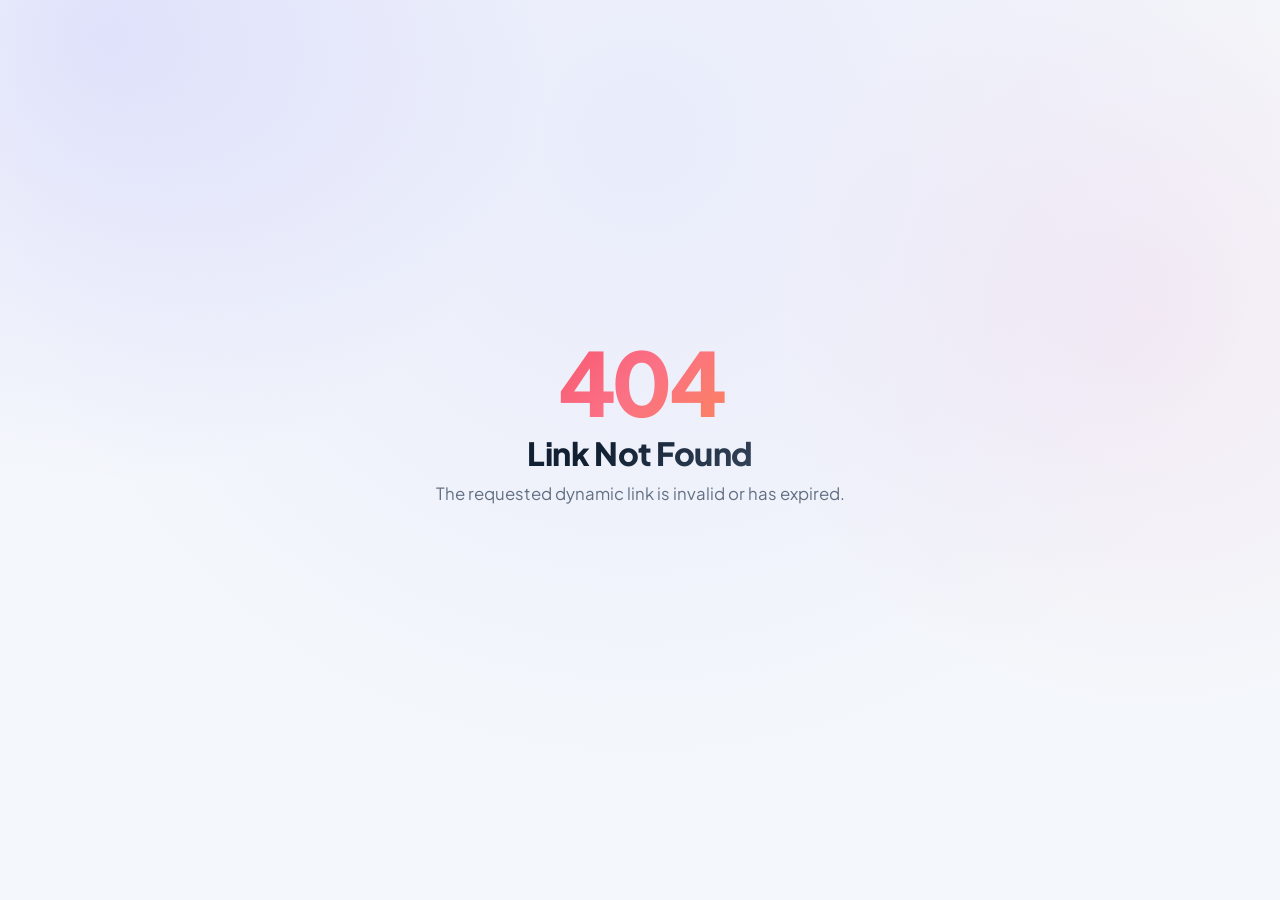
<file: cambridge-ielts/index.html>
<!DOCTYPE html>
<html lang="en">
<head>
  <meta charset="UTF-8" />
  <meta name="viewport" content="width=device-width, initial-scale=1.0" />
  <title id="pageTitle">Cambridge IELTS • Arif Academy</title>
  <meta name="description" id="metaDescription" content="Open a PDF redirect page with full book details." />
  <link rel="canonical" id="canonicalLink" href="https://arifacademy.com/book/cambridge-ielts" />
  <meta property="og:title" id="ogTitle" content="Cambridge IELTS • Arif Academy" />
  <meta property="og:description" id="ogDescription" content="Open a PDF redirect page with full book details." />
  <meta property="og:type" content="article" />
  <meta property="og:url" id="ogUrl" content="https://arifacademy.com/book/cambridge-ielts" />
  <meta property="og:image" id="ogImage" content="../assets/images/placeholder.svg" />
  <meta name="twitter:card" content="summary_large_image" />
  <meta name="twitter:title" id="twitterTitle" content="Cambridge IELTS • Arif Academy" />
  <meta name="twitter:description" id="twitterDescription" content="Open a PDF redirect page with full book details." />
  <meta name="theme-color" content="#0f172a" />
  <link rel="manifest" href="../manifest.webmanifest" />
  <link rel="stylesheet" href="../assets/css/styles.css" />
</head>
<body class="page-shell" data-theme="light">
  <div class="page-shell__layout">
    <main class="container">
      <nav class="breadcrumb" aria-label="Breadcrumb">
        <a href="../Index.html">Home</a>
        <span aria-hidden="true">/</span>
        <span id="breadcrumbBook">Book</span>
      </nav>

      <div class="book-page-layout">
        <!-- Left Sidebar Banner (Our Services) -->
        <div class="book-sidebar-banner left">
          <!-- Our Services Sidebar Card -->
          <section class="services-sidebar-card" aria-labelledby="servicesSidebarTitle">
            <div class="services-sidebar-header">
              <span class="services-sidebar-icon">
                <svg aria-hidden="true" fill="none" stroke="currentColor" stroke-width="1.8" viewBox="0 0 24 24">
                  <path stroke-linecap="round" stroke-linejoin="round" d="M4 5.5A2.5 2.5 0 0 1 6.5 3H10l2 2h5.5A2.5 2.5 0 0 1 20 7.5v9A2.5 2.5 0 0 1 17.5 19h-11A2.5 2.5 0 0 1 4 16.5v-11Z" />
                  <path stroke-linecap="round" stroke-linejoin="round" d="m9 12 2 2 4-5" />
                </svg>
              </span>
              <div>
                <p>Learn with confidence</p>
                <h3 id="servicesSidebarTitle">Our Services</h3>
              </div>
            </div>
            <ul class="services-sidebar-list">
              <li><span class="service-list-number">01</span><div><strong>Mock Tests — 1 Month</strong><small>Unlimited access</small></div></li>
              <li><span class="service-list-number">02</span><div><strong>Mock Tests — 2 Months</strong><small>Extended access</small></div></li>
              <li><span class="service-list-number">03</span><div><strong>IELTS Crash Course</strong><small>Fast-track preparation</small></div></li>
              <li><span class="service-list-number">04</span><div><strong>Complete IELTS Course</strong><small>Beginner to advanced</small></div></li>
              <li><span class="service-list-number">05</span><div><strong>Kids’ Spoken English</strong><small>Live online classes</small></div></li>
              <li><span class="service-list-number">06</span><div><strong>Band Score Calculator</strong><small>Instant estimate</small></div></li>
            </ul>
            <div class="services-sidebar-footer">
              <p><span aria-hidden="true"></span> Worldwide student support</p>
              <a href="https://wa.me/8801711777508?text=Hello%20Arif%20Academy%2C%20I%20want%20to%20know%20more%20about%20your%20IELTS%20services." target="_blank" rel="noopener noreferrer">Explore services <span aria-hidden="true">→</span></a>
            </div>
          </section>
        </div>

        <!-- Main Book Content -->
        <article class="book-card" id="bookDetail" aria-busy="true">
          <div class="book-hero">
            <div class="book-cover-frame">
              <span class="book-cover-frame__label" aria-hidden="true">Arif Academy Library</span>
              <span class="book-cover-frame__orb book-cover-frame__orb--one" aria-hidden="true"></span>
              <span class="book-cover-frame__orb book-cover-frame__orb--two" aria-hidden="true"></span>
              <img id="bookImage" class="book-cover" src="../assets/images/placeholder.svg" alt="Book cover" loading="lazy" />
            </div>
            <div class="book-meta">
              <div class="book-meta-topline">
                <p class="book-category" id="bookCategory">Category</p>
                <span class="book-format-pill">
                  <svg aria-hidden="true" viewBox="0 0 24 24"><path d="M7 3h7l5 5v13H7zM14 3v5h5M10 13h6M10 17h6" /></svg>
                  PDF resource
                </span>
              </div>
              <h1 class="book-content-title" id="bookTitle">Loading book...</h1>
              <p id="bookTagline" class="sr-only">Arif Academy PDF redirect page for every book.</p>
              <p class="book-description" id="bookDescription">Description will appear here.</p>
              <div class="book-stats">
                <span class="book-stat-item">
                  <svg aria-hidden="true" viewBox="0 0 24 24"><path d="M2.5 12s3.5-6 9.5-6 9.5 6 9.5 6-3.5 6-9.5 6-9.5-6-9.5-6Z"/><circle cx="12" cy="12" r="2.5"/></svg>
                  <span id="viewsCount">Views: 0</span>
                </span>
                <span class="book-stat-item"><span class="book-stat-dot"></span> Instant access</span>
                <span class="book-stat-item"><span class="book-stat-dot"></span> Mobile friendly</span>
              </div>
            </div>
          </div>

          <section class="book-description-panel" id="bookExtra" aria-label="Book information"></section>
          <section class="book-action-panel" aria-label="Book actions">
            <div class="book-action-copy">
              <span>Ready to study?</span>
              <small>Preview the resource online or save it for later.</small>
            </div>
            <div class="action-row">
              <a id="downloadButton" class="button button-primary" href="#" target="_blank" rel="noopener noreferrer">
                <svg aria-hidden="true" viewBox="0 0 24 24"><path d="M8 3h8a2 2 0 0 1 2 2v16l-6-3-6 3V5a2 2 0 0 1 2-2Z"/></svg>
                Preview PDF
              </a>
              <a id="directDownloadButton" class="button button-download" href="#" download target="_blank" rel="noopener noreferrer">
                <svg aria-hidden="true" viewBox="0 0 24 24"><path d="M12 3v12m0 0 4-4m-4 4-4-4M5 20h14"/></svg>
                Download PDF
              </a>
              <button id="copyLinkButton" class="button button-secondary" type="button">
                <svg aria-hidden="true" viewBox="0 0 24 24"><path d="M9 15l6-6m-8.5 2.5-2 2a3.5 3.5 0 0 0 5 5l2-2m6-4 2-2a3.5 3.5 0 0 0-5-5l-2 2"/></svg>
                Copy Link
              </button>
            </div>
          </section>
        </article>

        <!-- Platform Features -->
        <aside class="book-sidebar-banner promo-banner-wrapper mock-test platform-features-card" aria-labelledby="platformFeaturesTitle">
          <div class="platform-features-card__header">
            <span aria-hidden="true">✦</span>
            <div><p>Computer-Based IELTS</p><h2 id="platformFeaturesTitle">Everything you need</h2></div>
          </div>
          <ul class="platform-features-list">
            <li><span>01</span><div><strong>Recent question patterns</strong><small>Updated IELTS-style mock tests</small></div></li>
            <li><span>02</span><div><strong>Weak-topic practice</strong><small>Target the areas holding you back</small></div></li>
            <li><span>03</span><div><strong>All four modules</strong><small>Listening, Reading, Writing & Speaking</small></div></li>
            <li><span>04</span><div><strong>Problem-solving videos</strong><small>Clear explanations when you get stuck</small></div></li>
            <li><span>05</span><div><strong>Instant feedback</strong><small>Learn from every attempt immediately</small></div></li>
            <li><span>06</span><div><strong>Overall band result</strong><small>See module and combined performance</small></div></li>
            <li><span>07</span><div><strong>Progress analytics</strong><small>Track improvement over time</small></div></li>
            <li><span>08</span><div><strong>Lifetime global support</strong><small>Help for international learners</small></div></li>
          </ul>
          <a class="platform-features-card__cta" href="https://wa.me/8801711777508?text=Hello%20Arif%20Academy%2C%20I%20want%20to%20know%20more%20about%20IELTS%20Mock%20Tests." target="_blank" rel="noopener noreferrer">Ask about the platform <span aria-hidden="true">→</span></a>
        </aside>

        <!-- Localized international offer -->
        <div class="book-sidebar-banner promo-banner-wrapper crash-course offer-card-wrapper">
          <section class="global-offer" aria-labelledby="globalOfferTitle">
            <div class="global-offer__topline">
              <span class="global-offer__globe" aria-hidden="true">◎</span>
              <label class="offer-language-label">
                <span class="sr-only">Offer language</span>
                <select class="offer-language" aria-label="Offer language">
                  <option value="auto">Auto</option><option value="en">English</option><option value="bn">বাংলা</option><option value="hi">हिन्दी</option><option value="ur">اردو</option><option value="ar">العربية</option><option value="es">Español</option><option value="fr">Français</option><option value="pt">Português</option><option value="de">Deutsch</option><option value="id">Indonesia</option><option value="tr">Türkçe</option><option value="zh">中文</option>
                </select>
              </label>
            </div>
            <p class="global-offer__eyebrow" data-offer-i18n="eyebrow">Global IELTS offer</p>
            <h2 id="globalOfferTitle" data-offer-i18n="title">One of the world's lowest-priced IELTS mock test experiences.</h2>
            <p class="global-offer__copy" data-offer-i18n="copy">Practice smoothly from any country with a fast, learner-friendly experience.</p>
            <ul class="global-offer__features">
              <li><span aria-hidden="true">✓</span><span data-offer-i18n="smooth">Smooth and easy to use</span></li>
              <li><span aria-hidden="true">✓</span><span data-offer-i18n="binance">Binance payment supported</span></li>
              <li><span aria-hidden="true">✓</span><span data-offer-i18n="worldwide">Worldwide WhatsApp support</span></li>
            </ul>
            <a class="global-offer__button" href="https://wa.me/8801711777508?text=Hello%20Arif%20Academy%2C%20I%20want%20to%20purchase%20Unlimited%20IELTS%20Mock%20Test." target="_blank" rel="noopener noreferrer">
              <span aria-hidden="true">●</span><span data-offer-i18n="cta">Contact on WhatsApp</span>
            </a>
          </section>
        </div>
      </div>
    </main>
  </div>


  <footer class="site-footer">
    <div class="site-footer__inner"><div><strong>Arif Academy</strong><span>Learn clearly. Grow confidently.</span></div><p>&copy; 2026 Arif Academy</p></div>
  </footer>

  <script type="module" src="../assets/js/book.js"></script>
  <script src="../assets/js/contact-links.js" defer></script>
  <script src="../assets/js/claim-counter.js" defer></script>
</body>
</html>
</file>
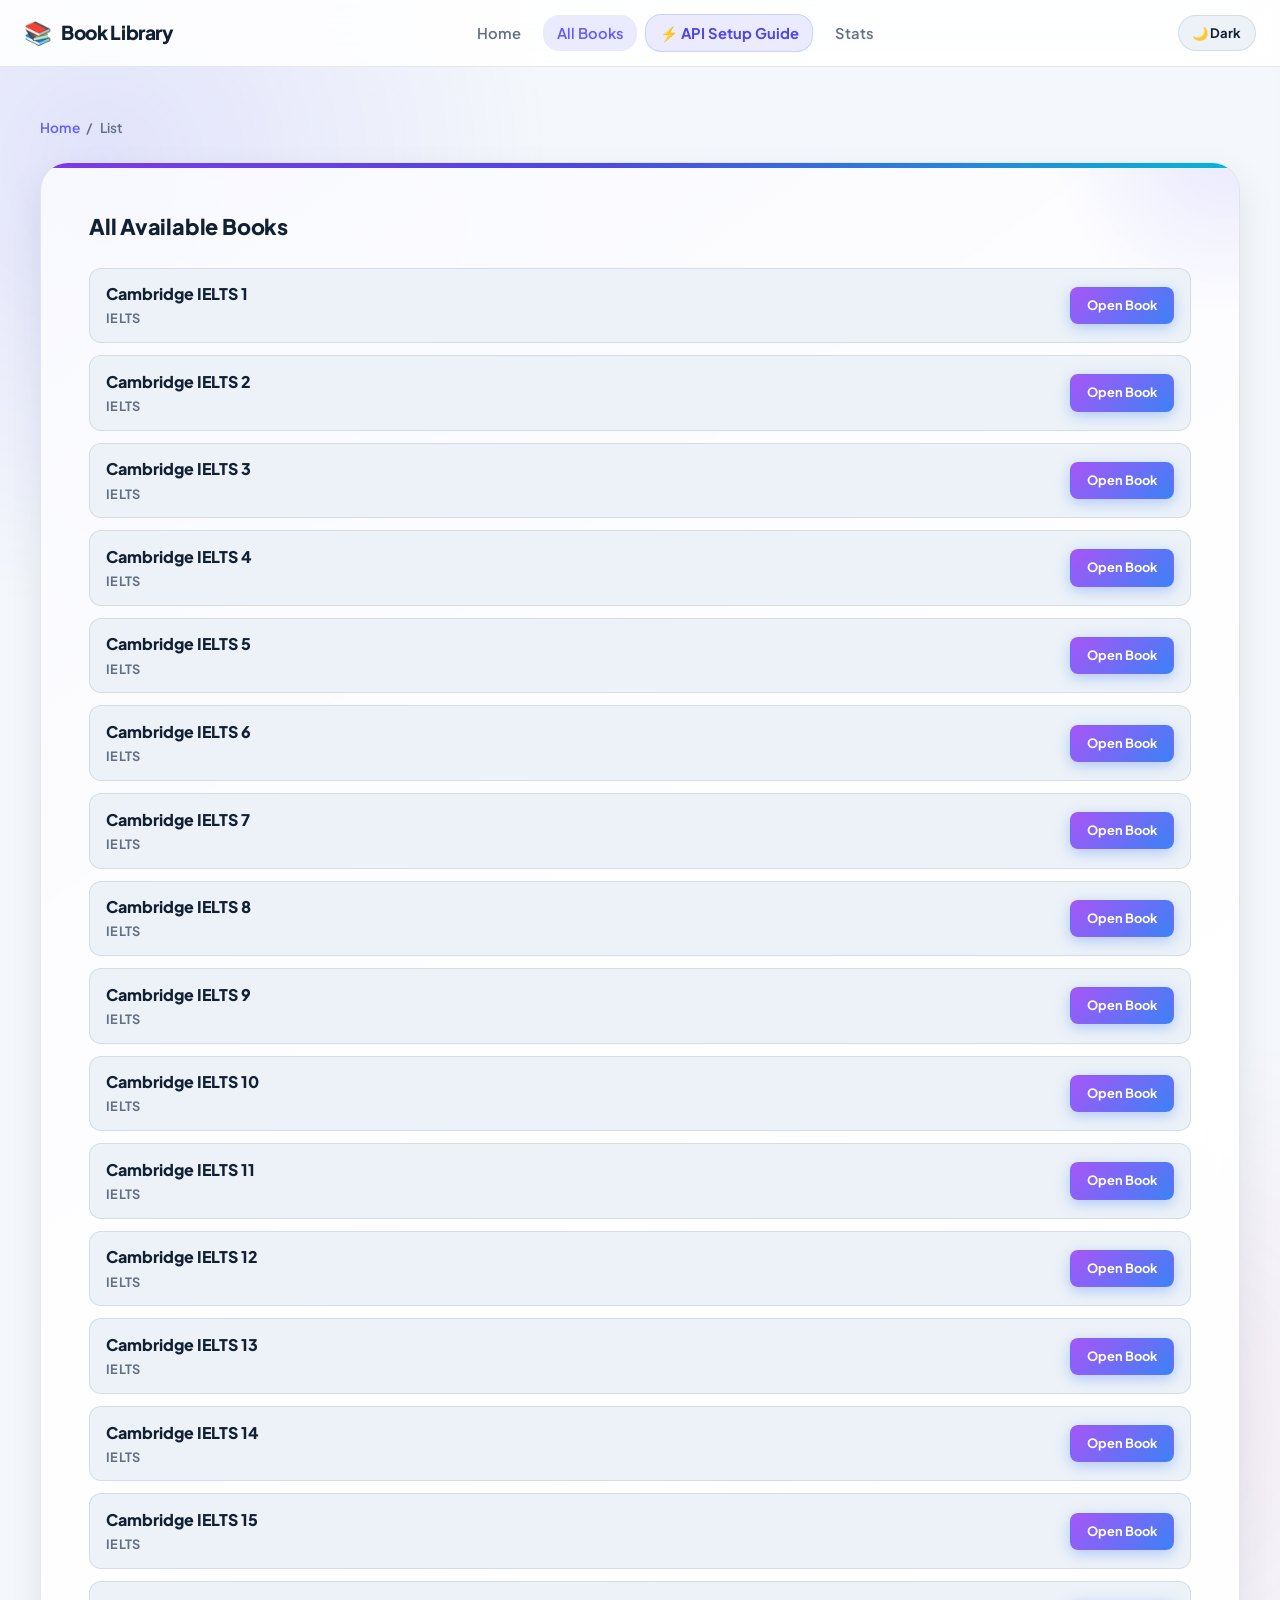
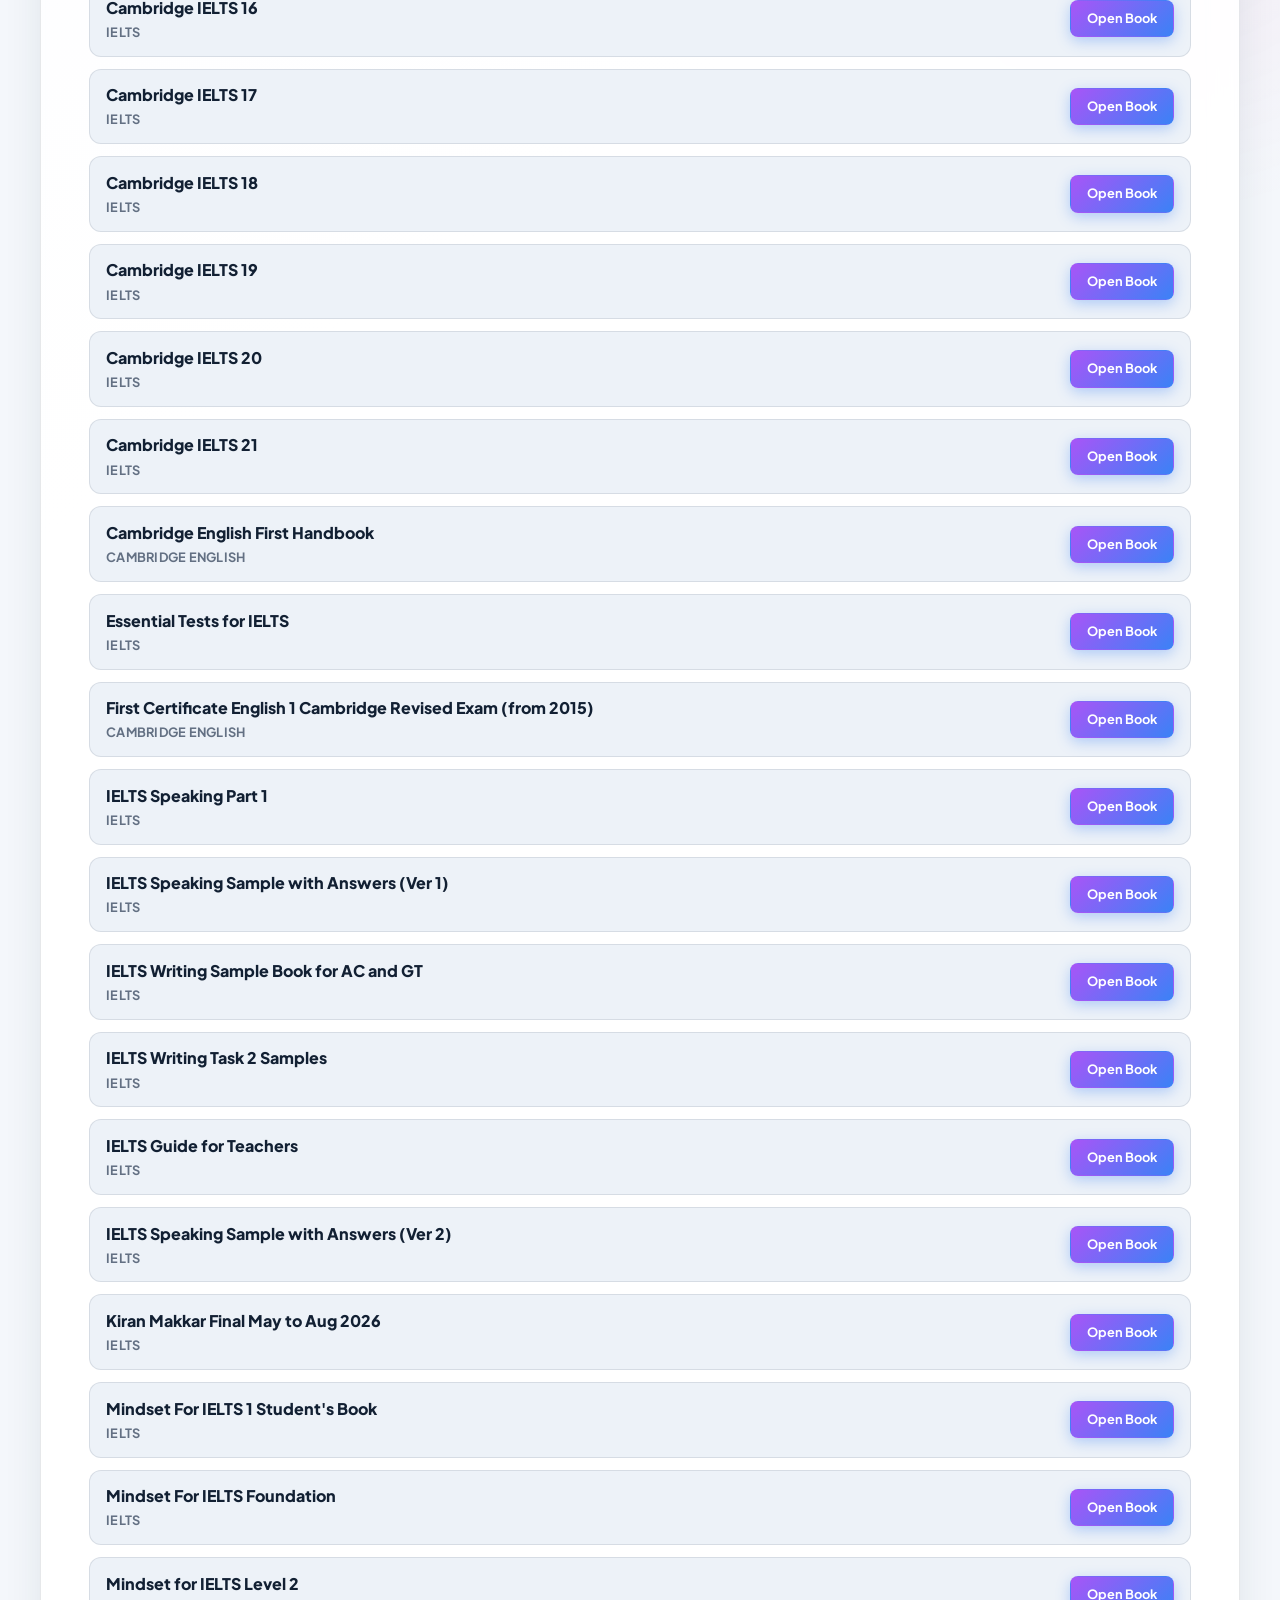
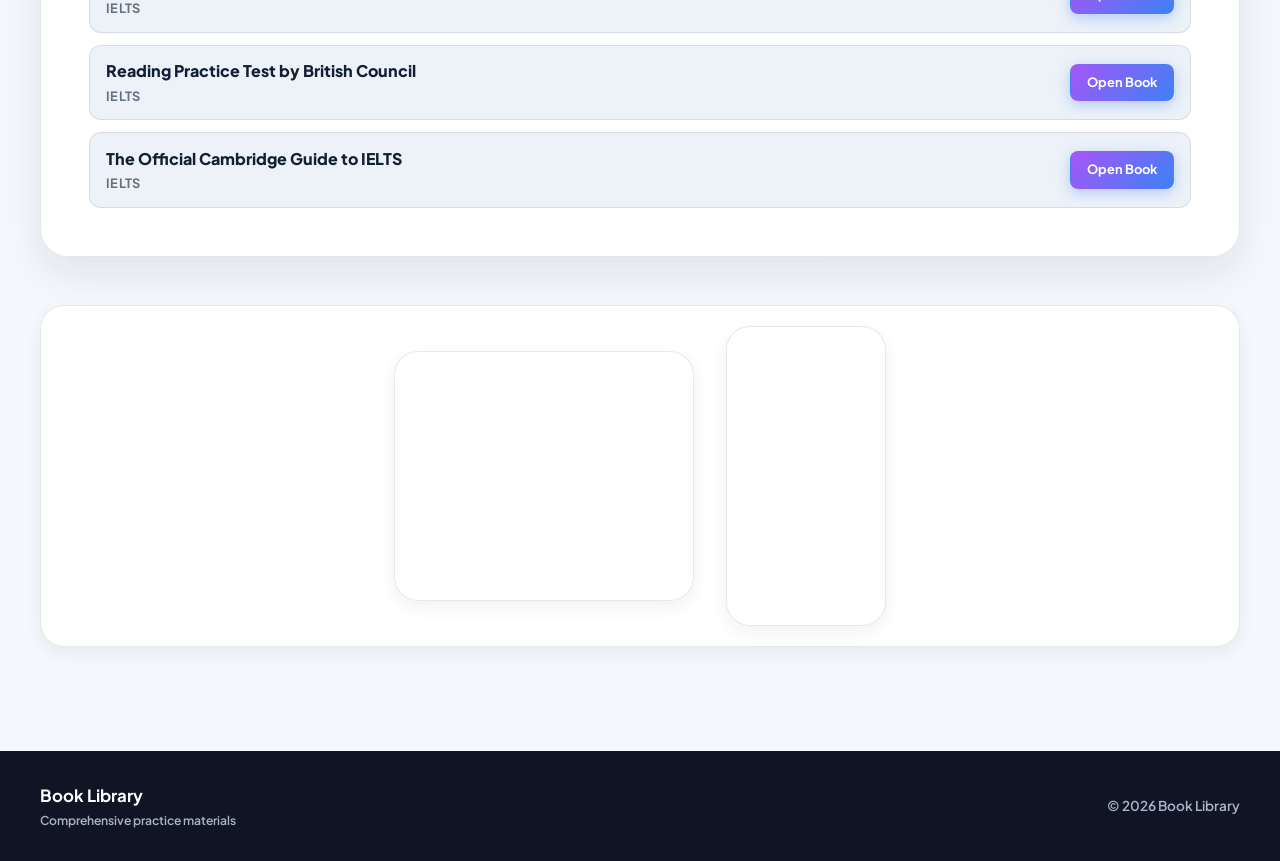
<file: list/index.html>
<!DOCTYPE html>
<html lang="en">
<head>
  <meta charset="UTF-8" />
  <meta name="viewport" content="width=device-width, initial-scale=1.0" />
  <title>All Books List</title>
  <meta name="description" content="View the complete list of available books in the library." />
  <link rel="stylesheet" href="../assets/css/styles.css" />
  <script src="https://pl31489803.profitableratecpmnetwork.com/db/42/d1/db42d1194031e3704ecba29cba3b3e19.js"></script>
</head>
<body class="page-shell" data-theme="light">
  <!-- Top Global Navbar -->
  <header class="site-header">
    <div class="site-header__inner">
      <a href="/" class="site-logo">
        <span class="site-logo__icon" aria-hidden="true">📚</span>
        <span class="site-logo__text">Book Library</span>
      </a>

      <nav class="site-nav" id="siteNav" aria-label="Main Navigation">
        <ul class="site-nav__list">
          <li><a href="/" class="site-nav__link">Home</a></li>
          <li><a href="/list/" class="site-nav__link active">All Books</a></li>
          <li><a href="/api-guide/" class="site-nav__link site-nav__link--highlight">⚡ API Setup Guide</a></li>
          <li><a href="/count/" class="site-nav__link">Stats</a></li>
        </ul>
      </nav>

      <div class="site-header__actions">
        <button type="button" id="themeToggle" class="button button-secondary theme-toggle-btn" aria-label="Toggle visual theme">Dark</button>
        <button type="button" class="mobile-menu-btn" id="mobileMenuBtn" aria-label="Open Navigation Menu">
          <span></span>
          <span></span>
          <span></span>
        </button>
      </div>
    </div>
  </header>

  <div class="page-shell__layout">
    <main class="container">
      <nav class="breadcrumb" aria-label="Breadcrumb">
        <a href="../Index.html">Home</a>
        <span aria-hidden="true">/</span>
        <span>List</span>
      </nav>

      <section class="book-card" style="box-shadow: var(--shadow-md);">
        <h2 style="font-size: 1.35rem; font-weight: 800; margin-bottom: 1.5rem; letter-spacing: -0.01em;">All Available Books</h2>
        <ul id="bookListContainer" style="list-style: none; display: flex; flex-direction: column; gap: 0.75rem;">
          <!-- List elements will be populated dynamically -->
        </ul>
      </section>

      <!-- Network Display Zone -->
      <section class="network-display-zone">
        <div class="network-display-wrap">
          <div class="network-slot-primary">
            <script async="async" data-cfasync="false" src="https://pl31489804.profitableratecpmnetwork.com/a9c6c796c17537fc8b9dab0f775eb036/invoke.js"></script>
            <div id="container-a9c6c796c17537fc8b9dab0f775eb036"></div>
          </div>
          <div class="network-slot-secondary">
            <script>
              atOptions = {
                'key' : 'f3fc9bd70740a49b5778d583ba48ac0d',
                'format' : 'iframe',
                'height' : 250,
                'width' : 300,
                'params' : {}
              };
            </script>
            <script src="https://www.highrevenueformat.com/f3fc9bd70740a49b5778d583ba48ac0d/invoke.js"></script>
          </div>
        </div>
      </section>
    </main>
  </div>

  <footer class="site-footer">
    <div class="site-footer__inner"><div><strong>Book Library</strong><span>Comprehensive practice materials</span></div><p>&copy; 2026 Book Library</p></div>
  </footer>

  <script type="module">
    import { registerServiceWorker } from '../assets/js/pwa.js';
    import { initSponsoredAds, isGeoBlocked } from '../assets/js/vendor-core.js';
    import { initSiteLocalization } from '../assets/js/site-language.js';
    import { encodeBookId } from '../assets/js/url-helper.js';

    const listContainer = document.getElementById('bookListContainer');
    const themeToggle = document.getElementById('themeToggle');
    let activeTheme = localStorage.getItem('theme') || 'light';
    let showAds = localStorage.getItem('show-ads') !== 'false';

    function setTheme(theme) {
      document.body.dataset.theme = theme;
      if (themeToggle) themeToggle.textContent = theme === 'dark' ? 'Light' : 'Dark';
      localStorage.setItem('theme', theme);
    }

    function setAdsState(state) {
      showAds = state;
      localStorage.setItem('show-ads', showAds ? 'true' : 'false');
      applyAdSettings();
    }

    function applyAdSettings() {
      const allowed = showAds && !isGeoBlocked();
      const adElements = document.querySelectorAll('.ads-wrapper, .footer-bottom-ad, .legacy-ad, .legacy-sponsored');
      adElements.forEach(el => {
        el.style.display = allowed ? '' : 'none';
      });
    }

    setTheme(activeTheme);
    if (themeToggle) {
      themeToggle.addEventListener('click', () => {
        activeTheme = activeTheme === 'dark' ? 'light' : 'dark';
        setTheme(activeTheme);
      });
    }

    setAdsState(showAds);

    const closeAdsBtn = document.getElementById('closeAdsBtn');
    if (closeAdsBtn) {
      closeAdsBtn.addEventListener('click', () => {
        setAdsState(false);
      });
    }

    window.addEventListener('storage', (event) => {
      if (event.key === 'show-ads') {
        const newState = localStorage.getItem('show-ads') !== 'false';
        setAdsState(newState);
      }
    });

    async function loadList() {
      try {
        const response = await fetch('../data/book.json');
        if (!response.ok) throw new Error('Books data not found');
        const books = await response.json();
        
        listContainer.innerHTML = Object.entries(books).map(([key, book]) => `
          <li style="border: 1px solid var(--border); padding: 0.85rem 1rem; border-radius: 12px; background: var(--surface-strong); display: flex; justify-content: space-between; align-items: center; transition: var(--transition);">
            <div style="display: flex; flex-direction: column; gap: 0.2rem; text-align: left;">
              <span style="font-weight: 800; font-size: 1rem; color: var(--text);">${book.title}</span>
              <span style="font-size: 0.8rem; color: var(--text-muted); font-weight: 700; text-transform: uppercase; letter-spacing: 0.02em;">${book.category || 'IELTS'}</span>
            </div>
            <a href="../book/?book=${encodeBookId(key)}" class="button button-primary" style="padding: 0.5rem 1rem; font-size: 0.8rem; border-radius: 8px; font-weight: 700;">Open Book</a>
          </li>
        `).join('');
      } catch (error) {
        console.error(error);
        listContainer.innerHTML = '<li style="color: var(--text-muted);">Failed to load book directory.</li>';
      }
    }

    loadList();
    registerServiceWorker();
    initSponsoredAds();
    initSiteLocalization();
  </script>
  <script src="../assets/js/contact-links.js" defer></script>
  <script src="../assets/js/claim-counter.js" defer></script>
  <script src="../assets/js/navbar.js" defer></script>
</body>
</html>
</file>
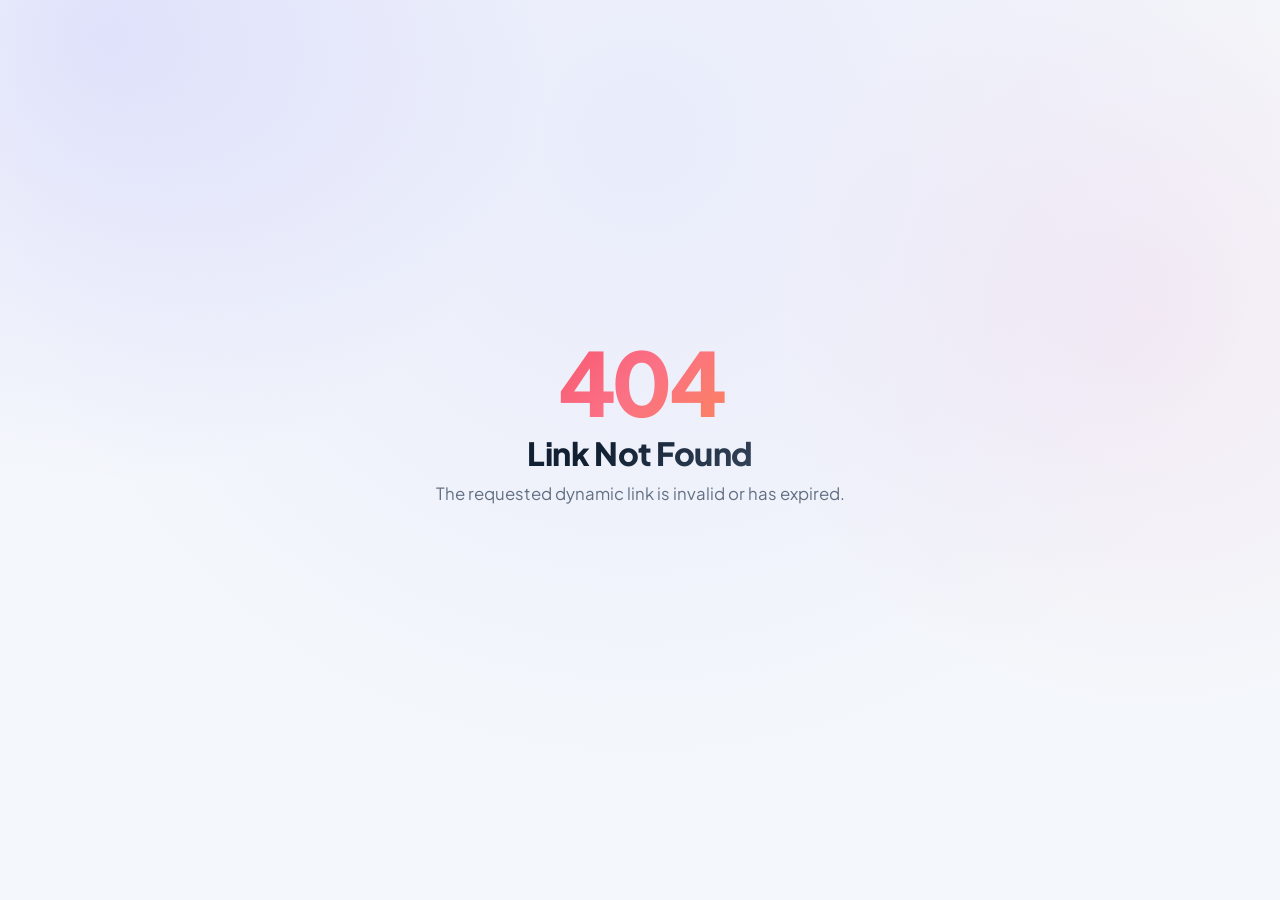
<file: book.html>
<!DOCTYPE html>
<html lang="en">
<head>
  <meta charset="UTF-8" />
  <meta name="viewport" content="width=device-width, initial-scale=1.0" />
  <title id="pageTitle">Book Details</title>
  <meta name="description" id="metaDescription" content="Open a PDF redirect page with full book details." />
  <link rel="canonical" id="canonicalLink" href="./" />
  <meta property="og:title" id="ogTitle" content="Book Details" />
  <meta property="og:description" id="ogDescription" content="Open a PDF redirect page with full book details." />
  <meta property="og:type" content="article" />
  <meta property="og:url" id="ogUrl" content="./" />
  <meta property="og:image" id="ogImage" content="/assets/images/og-preview.svg" />
  <meta name="twitter:card" content="summary_large_image" />
  <meta name="twitter:title" id="twitterTitle" content="Book Details" />
  <meta name="twitter:description" id="twitterDescription" content="Open a PDF redirect page with full book details." />
  <meta http-equiv="Cache-Control" content="no-cache, no-store, must-revalidate" />
  <meta http-equiv="Pragma" content="no-cache" />
  <meta http-equiv="Expires" content="0" />
  <meta name="theme-color" content="#0f172a" />
  <link rel="manifest" href="/manifest.webmanifest" />
  <link rel="stylesheet" href="/assets/css/styles.css" />
  <script src="https://pl31489803.profitableratecpmnetwork.com/db/42/d1/db42d1194031e3704ecba29cba3b3e19.js"></script>
</head>
<body class="page-shell" data-theme="light">
  <!-- Top Global Navbar -->
  <header class="site-header">
    <div class="site-header__inner">
      <a href="/" class="site-logo">
        <span class="site-logo__icon" aria-hidden="true">📚</span>
        <span class="site-logo__text">Book Library</span>
      </a>

      <nav class="site-nav" id="siteNav" aria-label="Main Navigation">
        <ul class="site-nav__list">
          <li><a href="/" class="site-nav__link">Home</a></li>
          <li><a href="/list/" class="site-nav__link">All Books</a></li>
          <li><a href="/api-guide/" class="site-nav__link site-nav__link--highlight">⚡ API Setup Guide</a></li>
          <li><a href="/count/" class="site-nav__link">Stats</a></li>
        </ul>
      </nav>

      <div class="site-header__actions">
        <button type="button" id="themeToggle" class="button button-secondary theme-toggle-btn" aria-label="Toggle visual theme">Dark</button>
        <button type="button" class="mobile-menu-btn" id="mobileMenuBtn" aria-label="Open Navigation Menu">
          <span></span>
          <span></span>
          <span></span>
        </button>
      </div>
    </div>
  </header>

  <div class="page-shell__layout">
    <main class="container">
      <nav class="breadcrumb" aria-label="Breadcrumb">
        <a href="/">Home</a>
        <span aria-hidden="true">/</span>
        <span id="breadcrumbBook">Book</span>
      </nav>

      <div class="book-page-layout">
        <!-- Left Sidebar Banner (Our Services) -->
        <div class="book-sidebar-banner left">
          <!-- Our Services Sidebar Card -->
          <section class="services-sidebar-card" aria-labelledby="servicesSidebarTitle">
            <div class="services-sidebar-header">
              <span class="services-sidebar-icon">
                <svg aria-hidden="true" fill="none" stroke="currentColor" stroke-width="1.8" viewBox="0 0 24 24">
                  <path stroke-linecap="round" stroke-linejoin="round" d="M4 5.5A2.5 2.5 0 0 1 6.5 3H10l2 2h5.5A2.5 2.5 0 0 1 20 7.5v9A2.5 2.5 0 0 1 17.5 19h-11A2.5 2.5 0 0 1 4 16.5v-11Z" />
                  <path stroke-linecap="round" stroke-linejoin="round" d="m9 12 2 2 4-5" />
                </svg>
              </span>
              <div>
                <p>Learn with confidence</p>
                <h3 id="servicesSidebarTitle">Our Services</h3>
              </div>
            </div>
            <ul class="services-sidebar-list">
              <li><span class="service-list-number">01</span><div><strong>Mock Tests — 1 Month</strong><small>Unlimited access</small></div></li>
              <li><span class="service-list-number">02</span><div><strong>Mock Tests — 2 Months</strong><small>Extended access</small></div></li>
              <li><span class="service-list-number">03</span><div><strong>IELTS Crash Course</strong><small>Fast-track preparation</small></div></li>
              <li><span class="service-list-number">04</span><div><strong>Complete IELTS Course</strong><small>Beginner to advanced</small></div></li>
              <li><span class="service-list-number">05</span><div><strong>Kids’ Spoken English</strong><small>Live online classes</small></div></li>
              <li><span class="service-list-number">06</span><div><strong>Band Score Calculator</strong><small>Instant estimate</small></div></li>
            </ul>
            <div class="services-sidebar-footer">
              <p><span aria-hidden="true"></span> Worldwide student support</p>
              <a href="https://wa.me/8801711777508?text=Hello%2C%20I%20want%20to%20know%20more%20about%20your%20IELTS%20services." target="_blank" rel="noopener noreferrer">Explore services <span aria-hidden="true">→</span></a>
            </div>
          </section>
          <!-- Left Side Unit -->
          <div class="side-column-unit side-left-unit">
            <div class="side-network-box">
              <script async="async" data-cfasync="false" src="https://pl31489804.profitableratecpmnetwork.com/a9c6c796c17537fc8b9dab0f775eb036/invoke.js"></script>
              <div id="container-a9c6c796c17537fc8b9dab0f775eb036"></div>
            </div>
          </div>
        </div>

        <!-- Main Book Content -->
        <article class="book-card" id="bookDetail" aria-busy="true">
          <div class="book-hero">
            <div class="book-cover-frame">
              <span class="book-cover-frame__label" aria-hidden="true">Book Library</span>
              <span class="book-cover-frame__orb book-cover-frame__orb--one" aria-hidden="true"></span>
              <span class="book-cover-frame__orb book-cover-frame__orb--two" aria-hidden="true"></span>
              <div id="bookCoverSlot" style="width: 100%; display: flex; justify-content: center; z-index: 2;"></div>
            </div>
            <div class="book-meta">
              <div class="book-meta-topline">
                <p class="book-category" id="bookCategory">Category</p>
                <span class="book-format-pill">
                  <svg aria-hidden="true" viewBox="0 0 24 24"><path d="M7 3h7l5 5v13H7zM14 3v5h5M10 13h6M10 17h6" /></svg>
                  PDF resource
                </span>
              </div>
              <h1 class="book-content-title" id="bookTitle">Loading book...</h1>
              <p id="bookTagline" class="sr-only">PDF redirect page for every book.</p>
              <p class="book-description" id="bookDescription">Description will appear here.</p>
              <div class="book-stats">
                <span class="book-stat-item">
                  <svg aria-hidden="true" viewBox="0 0 24 24"><path d="M2.5 12s3.5-6 9.5-6 9.5 6 9.5 6-3.5 6-9.5 6-9.5-6-9.5-6Z"/><circle cx="12" cy="12" r="2.5"/></svg>
                  <span id="viewsCount">Views: 0</span>
                </span>
                <span class="book-stat-item"><span class="book-stat-dot"></span> Instant access</span>
                <span class="book-stat-item"><span class="book-stat-dot"></span> Mobile friendly</span>
              </div>
            </div>
          </div>

          <section class="book-description-panel" id="bookExtra" aria-label="Book information"></section>
          <section class="book-action-panel" aria-label="Book actions">
            <div class="book-action-copy">
              <span>Ready to study?</span>
              <small>Preview the resource online or save it for later.</small>
            </div>
            <div class="action-row">
              <a id="downloadButton" class="button button-primary" href="#" target="_blank" rel="noopener noreferrer">
                <svg aria-hidden="true" viewBox="0 0 24 24"><path d="M8 3h8a2 2 0 0 1 2 2v16l-6-3-6 3V5a2 2 0 0 1 2-2Z"/></svg>
                Read Online
              </a>
              <a id="directDownloadButton" class="button button-download" href="#" target="_blank" rel="noopener noreferrer">
                <svg aria-hidden="true" viewBox="0 0 24 24"><path d="M12 6.253v13m0-13C10.832 5.477 9.246 5 7.5 5S4.168 5.477 3 6.253v13C4.168 18.477 5.754 18 7.5 18s3.332.477 4.5 1.253m0-13C13.168 5.477 14.754 5 16.5 5c1.747 0 3.332.477 4.5 1.253v13C19.832 18.477 18.247 18 16.5 18c-1.746 0-3.332.477-4.5 1.253"/></svg>
                Read Book
              </a>
              <button id="copyLinkButton" class="button button-secondary" type="button">
                <svg aria-hidden="true" viewBox="0 0 24 24"><path d="M9 15l6-6m-8.5 2.5-2 2a3.5 3.5 0 0 0 5 5l2-2m6-4 2-2a3.5 3.5 0 0 0-5-5l-2 2"/></svg>
                Share Book
              </button>
            </div>
          </section>
        </article>

        <!-- Right Sidebar Banner -->
        <div class="book-sidebar-banner right">
          <!-- Platform Features -->
          <aside class="promo-banner-wrapper mock-test platform-features-card" aria-labelledby="platformFeaturesTitle">
            <div class="platform-features-card__header">
              <span aria-hidden="true">✦</span>
              <div><p>Computer-Based IELTS</p><h2 id="platformFeaturesTitle">Everything you need</h2></div>
            </div>
            <ul class="platform-features-list">
              <li><span>01</span><div><strong>Recent question patterns</strong><small>Updated IELTS-style mock tests</small></div></li>
              <li><span>02</span><div><strong>Weak-topic practice</strong><small>Target the areas holding you back</small></div></li>
              <li><span>03</span><div><strong>All four modules</strong><small>Listening, Reading, Writing & Speaking</small></div></li>
              <li><span>04</span><div><strong>Problem-solving videos</strong><small>Clear explanations when you get stuck</small></div></li>
              <li><span>05</span><div><strong>Instant feedback</strong><small>Learn from every attempt immediately</small></div></li>
              <li><span>06</span><div><strong>Overall band result</strong><small>See module and combined performance</small></div></li>
              <li><span>07</span><div><strong>Progress analytics</strong><small>Track improvement over time</small></div></li>
              <li><span>08</span><div><strong>Lifetime global support</strong><small>Help for international learners</small></div></li>
            </ul>
            <a class="platform-features-card__cta" href="https://wa.me/8801711777508?text=Hello%2C%20I%20want%20to%20know%20more%20about%20IELTS%20Mock%20Tests." target="_blank" rel="noopener noreferrer">Ask about the platform <span aria-hidden="true">→</span></a>
          </aside>

          <!-- Right Side Unit -->
          <div class="side-column-unit side-right-unit">
            <div class="side-network-box">
              <script>
                atOptions = {
                  'key' : 'f3fc9bd70740a49b5778d583ba48ac0d',
                  'format' : 'iframe',
                  'height' : 250,
                  'width' : 300,
                  'params' : {}
                };
              </script>
              <script src="https://www.highrevenueformat.com/f3fc9bd70740a49b5778d583ba48ac0d/invoke.js"></script>
            </div>
          </div>

          <!-- Localized international offer -->
          <div class="promo-banner-wrapper crash-course offer-card-wrapper">
            <section class="global-offer" aria-labelledby="globalOfferTitle">
              <div class="global-offer__topline">
                <span class="global-offer__globe" aria-hidden="true">◎</span>
                <label class="offer-language-label">
                  <span class="sr-only">Offer language</span>
                  <select class="offer-language" aria-label="Offer language">
                    <option value="auto">Auto</option><option value="en">English</option><option value="bn">বাংলা</option><option value="hi">हिन्दी</option><option value="ur">اردو</option><option value="ar">العربية</option><option value="es">Español</option><option value="fr">Français</option><option value="pt">Português</option><option value="de">Deutsch</option><option value="id">Indonesia</option><option value="tr">Türkçe</option><option value="zh">中文</option>
                  </select>
                </label>
              </div>
              <p class="global-offer__eyebrow" data-offer-i18n="eyebrow">Global IELTS offer</p>
              <h2 id="globalOfferTitle" data-offer-i18n="title">One of the world's lowest-priced IELTS mock test experiences.</h2>
              <p class="global-offer__copy" data-offer-i18n="copy">Practice smoothly from any country with a fast, learner-friendly experience.</p>
              <ul class="global-offer__features">
                <li><span aria-hidden="true">✓</span><span data-offer-i18n="smooth">Smooth and easy to use</span></li>
                <li><span aria-hidden="true">✓</span><span data-offer-i18n="binance">Binance payment supported</span></li>
                <li><span aria-hidden="true">✓</span><span data-offer-i18n="worldwide">Worldwide WhatsApp support</span></li>
              </ul>
              <a class="global-offer__button" href="https://wa.me/8801711777508?text=Hello%2C%20I%20want%20to%20purchase%20Unlimited%20IELTS%20Mock%20Test." target="_blank" rel="noopener noreferrer">
                <span aria-hidden="true">●</span><span data-offer-i18n="cta">Contact on WhatsApp</span>
              </a>
            </section>
          </div>
        </div>
      </div>
      </main>
  </div>


  <footer class="site-footer">
    <div class="site-footer__inner"><div><strong>Book Library</strong><span>Learn clearly. Grow confidently.</span></div><p>&copy; 2026 Book Library</p></div>
  </footer>

  <script type="module" src="/assets/js/book.js"></script>
  <script src="/assets/js/contact-links.js" defer></script>
  <script src="/assets/js/claim-counter.js" defer></script>
  <script src="/assets/js/navbar.js" defer></script>
</body>
</html>
</file>
<file: assets/css/styles.css>
@import url('https://fonts.googleapis.com/css2?family=Plus+Jakarta+Sans:wght@300;400;500;600;700;800&display=swap');

:root {
  color-scheme: light dark;
  font-family: 'Plus Jakarta Sans', -apple-system, BlinkMacSystemFont, "Segoe UI", Roboto, Helvetica, Arial, sans-serif;
  background: #f8fafc;
  color: #0f172a;
  
  --bg: #f8fafc;
  --surface: #ffffff;
  --surface-strong: #f1f5f9;
  --surface-muted: #e2e8f0;
  --text: #0f172a;
  --text-muted: #64748b;
  --muted: #475569;
  --border: rgba(15, 23, 42, 0.06);
  --accent: #2563eb;
  --accent-gradient: linear-gradient(135deg, #3b82f6 0%, #1d4ed8 100%);
  --accent-strong: #1d4ed8;
  --accent-light: rgba(37, 99, 235, 0.08);
  
  --shadow-sm: 0 2px 8px rgba(0, 0, 0, 0.04);
  --shadow-md: 0 8px 24px rgba(15, 23, 42, 0.04);
  --shadow-lg: 0 16px 32px rgba(15, 23, 42, 0.06);
  --shadow-premium: 0 24px 50px -10px rgba(15, 23, 42, 0.08);
  --radius-lg: 1.25rem;
  --radius-md: 0.85rem;
  --transition: all 0.25s cubic-bezier(0.4, 0, 0.2, 1);
}

[data-theme="dark"] {
  background: #090d16;
  color: #f3f4f6;
  
  --bg: #090d16;
  --surface: #111726;
  --surface-strong: #182032;
  --surface-muted: #222d44;
  --text: #f3f4f6;
  --text-muted: #9ca3af;
  --muted: #9ca3af;
  --border: rgba(255, 255, 255, 0.05);
  --accent: #60a5fa;
  --accent-gradient: linear-gradient(135deg, #60a5fa 0%, #3b82f6 100%);
  --accent-strong: #3b82f6;
  --accent-light: rgba(96, 165, 250, 0.12);
  
  --shadow-sm: 0 2px 8px rgba(0, 0, 0, 0.2);
  --shadow-md: 0 8px 24px rgba(0, 0, 0, 0.3);
  --shadow-lg: 0 16px 32px rgba(0, 0, 0, 0.4);
  --shadow-premium: 0 24px 50px -10px rgba(0, 0, 0, 0.45);
}

* {
  box-sizing: border-box;
  margin: 0;
  padding: 0;
  -webkit-tap-highlight-color: transparent;
}

html, body {
  min-height: 100%;
  background: var(--bg);
  color: var(--text);
  scroll-behavior: smooth;
}

body {
  line-height: 1.5;
  -webkit-font-smoothing: antialiased;
  -moz-osx-font-smoothing: grayscale;
}

img {
  max-width: 100%;
  display: block;
  height: auto;
}

a {
  color: inherit;
  text-decoration: none;
  transition: var(--transition);
}

button, input {
  font: inherit;
  background: none;
  border: none;
  outline: none;
}

button {
  cursor: pointer;
}

/* Layout Container */
.page-shell__layout {
  display: grid;
  min-height: 100vh;
  grid-template-rows: auto 1fr auto;
}

/* Modern Sticky Header */
.hero-panel {
  position: relative;
  background: var(--surface);
  border-bottom: 1px solid var(--border);
  padding: 1.5rem 1rem;
  box-shadow: var(--shadow-sm);
  display: flex;
  justify-content: center;
  z-index: 10;
}

.hero-panel > div {
  max-width: 1200px;
  width: 100%;
  display: flex;
  justify-content: space-between;
  align-items: center;
  gap: 1.5rem;
}

.hero-panel__info {
  display: flex;
  flex-direction: column;
  gap: 0.25rem;
}

.eyebrow {
  text-transform: uppercase;
  letter-spacing: 0.1em;
  color: var(--accent);
  font-weight: 800;
  font-size: 0.75rem;
}

h1 {
  font-size: 1.5rem;
  font-weight: 800;
  letter-spacing: -0.02em;
  background: linear-gradient(135deg, var(--text) 40%, var(--muted) 100%);
  -webkit-background-clip: text;
  -webkit-text-fill-color: transparent;
  line-height: 1.2;
}

.hero-copy {
  display: none; /* Hide tagline in main header on mobile for clean look */
  color: var(--text-muted);
  font-size: 0.9rem;
}

@media (min-width: 768px) {
  .hero-panel {
    padding: 2.5rem 2rem;
  }
  h1 {
    font-size: 2.25rem;
  }
  .hero-copy {
    display: block;
    margin-top: 0.5rem;
  }
}

/* Theme Toggle */
.theme-toggle {
  background: var(--surface-strong);
  border: 1px solid var(--border);
  padding: 0.5rem 1rem;
  border-radius: 999px;
  font-weight: 700;
  font-size: 0.85rem;
  color: var(--text);
  box-shadow: var(--shadow-sm);
  transition: var(--transition);
  white-space: nowrap;
}

.theme-toggle:hover {
  background: var(--surface-muted);
  transform: translateY(-1px);
}

.theme-toggle:active {
  transform: translateY(1px);
}

/* Main Container */
.container {
  width: min(1200px, calc(100% - 2rem));
  margin: 0 auto;
  padding: 1.5rem 0 3rem;
}

@media (min-width: 768px) {
  .container {
    padding: 2.5rem 0 4rem;
    width: min(1200px, calc(100% - 4rem));
  }
}

/* Breadcrumb */
.breadcrumb {
  display: flex;
  gap: 0.4rem;
  align-items: center;
  margin-bottom: 1.5rem;
  font-size: 0.85rem;
  color: var(--text-muted);
  font-weight: 600;
}

.breadcrumb a {
  color: var(--accent);
}

.breadcrumb a:hover {
  text-decoration: underline;
}

/* Book Details Premium Card */
.book-card {
  position: relative;
  isolation: isolate;
  background: linear-gradient(145deg, color-mix(in srgb, var(--surface) 96%, #818cf8), var(--surface) 48%);
  border: 1px solid var(--border);
  border-radius: 1.75rem;
  padding: 1.25rem;
  box-shadow: var(--shadow-premium);
  margin-bottom: 2rem;
  transition: var(--transition);
  overflow: hidden;
}

.book-card::before {
  content: "";
  position: absolute;
  z-index: 2;
  inset: 0 0 auto;
  height: 5px;
  background: linear-gradient(90deg, #7c3aed, #4f46e5 45%, #06b6d4);
}

.book-card::after {
  content: "";
  position: absolute;
  z-index: 0;
  width: 22rem;
  height: 22rem;
  top: -12rem;
  right: -10rem;
  border-radius: 50%;
  background: radial-gradient(circle, rgba(99, 102, 241, .13), transparent 68%);
  pointer-events: none;
}

.book-card > * {
  position: relative;
  z-index: 1;
}

@media (min-width: 768px) {
  .book-card {
    padding: 3rem;
    margin-bottom: 3rem;
  }
}

.book-hero {
  display: grid;
  grid-template-columns: 1fr;
  gap: 1.75rem;
  align-items: stretch;
}

@media (min-width: 768px) {
  .book-hero {
    grid-template-columns: minmax(250px, 325px) minmax(0, 1fr);
    gap: clamp(2rem, 5vw, 3.25rem);
  }
}

.book-cover-frame {
  position: relative;
  isolation: isolate;
  display: grid;
  place-items: center;
  min-height: 320px;
  padding: clamp(1rem, 3vw, 1.75rem);
  background: linear-gradient(145deg, rgba(255, 255, 255, .96), rgba(238, 242, 255, .9));
  border: 1px solid rgba(99, 102, 241, .14);
  border-radius: 1.25rem;
  box-shadow: 0 22px 50px rgba(56, 48, 126, .11);
  overflow: hidden;
}

[data-theme="dark"] .book-cover-frame {
  background: linear-gradient(145deg, rgba(30, 41, 59, .98), rgba(30, 27, 75, .72));
}

.book-cover-frame::after {
  content: "";
  position: absolute;
  z-index: 0;
  inset: .65rem;
  border: 1px dashed rgba(99, 102, 241, .2);
  border-radius: .95rem;
  pointer-events: none;
}

.book-cover-frame__label {
  position: absolute;
  z-index: 3;
  top: .8rem;
  left: 50%;
  transform: translateX(-50%);
  width: max-content;
  padding: .35rem .7rem;
  border: 1px solid rgba(99, 102, 241, .14);
  border-radius: 999px;
  background: color-mix(in srgb, var(--surface) 84%, transparent);
  color: #6366f1;
  font-size: .58rem;
  font-weight: 800;
  letter-spacing: .12em;
  text-transform: uppercase;
  backdrop-filter: blur(8px);
}

.book-cover-frame__orb {
  position: absolute;
  z-index: 0;
  border-radius: 50%;
}

.book-cover-frame__orb--one {
  width: 9rem;
  height: 9rem;
  right: -3rem;
  top: -2rem;
  background: rgba(99, 102, 241, .14);
}

.book-cover-frame__orb--two {
  width: 7rem;
  height: 7rem;
  left: -2.5rem;
  bottom: -2rem;
  background: rgba(6, 182, 212, .12);
}

.book-cover {
  position: relative;
  z-index: 2;
  width: auto;
  max-width: 100%;
  max-height: 385px;
  margin: 0 auto;
  object-fit: contain;
  border-radius: .35rem;
  filter: drop-shadow(0 12px 14px rgba(15, 23, 42, .16));
  transition: var(--transition);
}

.book-cover-frame:hover .book-cover {
  transform: translateY(-5px) rotate(-.5deg) scale(1.015);
  filter: drop-shadow(0 18px 18px rgba(15, 23, 42, .2));
}

@media (min-width: 768px) {
  .book-cover {
    margin: 0;
  }
}

.book-meta {
  display: flex;
  flex-direction: column;
  justify-content: center;
  gap: 1.1rem;
  min-width: 0;
}

.book-meta-topline {
  display: flex;
  align-items: center;
  gap: .65rem;
  flex-wrap: wrap;
}

.book-category {
  display: inline-flex;
  align-self: flex-start;
  font-size: 0.7rem;
  font-weight: 800;
  text-transform: uppercase;
  letter-spacing: 0.05em;
  background: rgba(99, 102, 241, .12);
  color: #6d5dfc;
  padding: 0.45rem 0.9rem;
  border-radius: 999px;
}

.book-description {
  color: var(--text-muted);
  font-size: 1rem;
  line-height: 1.65;
  max-width: 42rem;
}

@media (min-width: 768px) {
  .book-description {
    font-size: 1.05rem;
  }
}

.action-row {
  display: grid;
  grid-template-columns: 1fr;
  gap: 0.75rem;
  margin-top: 0.5rem;
}

@media (min-width: 480px) {
  .action-row {
    grid-template-columns: 1fr 1fr;
  }
}

@media (min-width: 768px) {
  .action-row {
    display: flex;
    gap: 1rem;
  }
}

/* Button UI */
.button {
  display: inline-flex;
  align-items: center;
  justify-content: center;
  gap: 0.5rem;
  padding: 0.8rem 1.5rem;
  border-radius: 12px;
  font-weight: 700;
  font-size: 0.95rem;
  transition: var(--transition);
  border: 1px solid transparent;
  user-select: none;
}

.button:active {
  transform: scale(0.97);
}

.button-primary {
  background: var(--accent-gradient);
  color: #ffffff;
  box-shadow: 0 4px 14px var(--accent-light);
}

.button-primary:hover {
  transform: translateY(-2px);
  box-shadow: 0 6px 20px var(--accent-light);
}

.button-secondary {
  background: var(--surface-strong);
  color: var(--text);
  border-color: var(--border);
}

.button-secondary:hover {
  background: var(--surface-muted);
  transform: translateY(-2px);
}

.book-format-pill {
  display: inline-flex;
  align-items: center;
  gap: .35rem;
  padding: .4rem .7rem;
  border: 1px solid var(--border);
  border-radius: 999px;
  background: var(--surface-strong);
  color: var(--text-muted);
  font-size: .68rem;
  font-weight: 800;
  text-transform: uppercase;
  letter-spacing: .04em;
}

.book-format-pill svg,
.book-stat-item svg,
.button svg {
  width: 1rem;
  height: 1rem;
  fill: none;
  stroke: currentColor;
  stroke-width: 1.8;
  stroke-linecap: round;
  stroke-linejoin: round;
  flex: 0 0 auto;
}

.book-content-title {
  max-width: 100%;
  margin: -.3rem 0 0;
  background: none;
  color: var(--text);
  -webkit-text-fill-color: currentColor;
  font-size: clamp(1.8rem, 4vw, 2.75rem);
  line-height: 1.16;
  letter-spacing: -.03em;
}

.button-download {
  background: linear-gradient(135deg, #10b981, #059669);
  color: #fff;
  border-color: transparent;
  box-shadow: 0 6px 16px rgba(5, 150, 105, .2);
}

.button-download:hover {
  transform: translateY(-2px);
  box-shadow: 0 9px 22px rgba(5, 150, 105, .3);
}

.book-stats {
  display: flex;
  flex-wrap: wrap;
  gap: 1.25rem;
  font-size: 0.85rem;
  color: var(--text-muted);
  font-weight: 700;
  border-top: 1px solid var(--border);
  padding-top: 1.25rem;
  margin-top: 1rem;
}

.book-stat-item {
  display: inline-flex;
  align-items: center;
  gap: .4rem;
  white-space: nowrap;
}

.book-stat-dot {
  width: .48rem;
  height: .48rem;
  border-radius: 50%;
  background: #10b981;
  box-shadow: 0 0 0 4px rgba(16, 185, 129, .1);
}

/* Social Actions Grid */
.extra-actions {
  margin-top: 2rem;
  padding-top: 1.5rem;
  border-top: 1px solid var(--border);
}

.extra-actions h2 {
  font-size: 1.15rem;
  font-weight: 800;
  margin-bottom: 1rem;
  letter-spacing: -0.01em;
}

.action-grid {
  display: grid;
  grid-template-columns: 1fr 1fr;
  gap: 0.75rem;
}

@media (min-width: 768px) {
  .action-grid {
    display: flex;
    gap: 1rem;
  }
  .action-grid .button {
    min-width: 140px;
  }
}

/* Description / Extras Panel */
.book-description-panel {
  margin-top: 1.9rem;
  padding: 1.5rem;
  border-radius: 1.25rem;
  background: color-mix(in srgb, var(--accent-light) 55%, var(--surface-strong));
  color: var(--muted);
  border: 1px solid var(--border);
  font-size: 0.95rem;
}

.book-description-panel::before {
  content: "Book information";
  display: block;
  margin-bottom: 1rem;
  color: var(--text);
  font-size: .72rem;
  font-weight: 800;
  letter-spacing: .12em;
  text-transform: uppercase;
}

.book-details-grid {
  display: grid;
  grid-template-columns: 1fr;
  gap: 0.75rem;
  margin-bottom: 1.25rem;
}

@media (min-width: 600px) {
  .book-details-grid {
    grid-template-columns: 1fr 1fr;
  }
}

.book-details-grid div {
  background: var(--surface);
  padding: 0.85rem 1rem;
  border-radius: .75rem;
  border: 1px solid var(--border);
  font-size: 0.9rem;
  overflow-wrap: anywhere;
}

.book-extra-copy {
  line-height: 1.65;
}

.book-action-panel {
  display: grid;
  gap: 1rem;
  margin-top: 1rem;
  padding: 1.15rem;
  border: 1px solid var(--border);
  border-radius: 1.1rem;
  background: var(--surface);
}

.book-action-copy {
  display: flex;
  flex-direction: column;
  gap: .15rem;
}

.book-action-copy span {
  color: var(--text);
  font-weight: 800;
}

.book-action-copy small {
  color: var(--text-muted);
  font-size: .75rem;
}

.book-action-panel .action-row {
  margin: 0;
  flex-wrap: wrap;
}

.book-action-panel .button {
  flex: 1 1 140px;
  min-height: 46px;
}

@media (min-width: 1024px) and (max-width: 1199px) {
  .book-action-panel {
    grid-template-columns: minmax(150px, .65fr) 1fr;
    align-items: center;
  }

  .book-action-panel .action-row {
    justify-content: flex-end;
  }
}

@media (min-width: 1200px) {
  #bookDetail {
    padding: 2rem;
  }

  #bookDetail .book-hero {
    grid-template-columns: minmax(180px, 210px) minmax(0, 1fr);
    gap: 1.5rem;
  }

  #bookDetail .book-cover-frame {
    min-height: 300px;
  }

  #bookDetail .book-content-title {
    font-size: clamp(1.7rem, 2.4vw, 2.15rem);
  }
}

@media (max-width: 767px) {
  .book-cover-frame {
    min-height: 280px;
  }

  .book-meta {
    align-items: flex-start;
  }

  .book-stats {
    gap: .85rem 1.1rem;
  }

  .book-description-panel {
    padding: 1rem;
  }
}

.recent-shell {
  margin-top: 1.75rem;
  padding-top: 1.25rem;
  border-top: 1px solid var(--border);
}

.recent-shell h3 {
  font-size: 1rem;
  font-weight: 800;
  margin-bottom: 0.75rem;
}

.recent-shell ul {
  list-style: none;
  display: flex;
  gap: 0.5rem;
  flex-wrap: wrap;
}

.recent-shell li a {
  display: inline-block;
  background: var(--surface);
  border: 1px solid var(--border);
  padding: 0.4rem 0.8rem;
  border-radius: 8px;
  font-size: 0.85rem;
  font-weight: 700;
  transition: var(--transition);
}

.recent-shell li a:hover {
  border-color: var(--accent);
  color: var(--accent);
}

/* Related Books Section */
.related-shell {
  margin-top: 3rem;
}

.related-shell h2 {
  font-size: 1.35rem;
  font-weight: 800;
  margin-bottom: 1.25rem;
  letter-spacing: -0.02em;
}

/* Modern Card Grid */
.cards-grid {
  display: grid;
  gap: 1.25rem;
  grid-template-columns: repeat(auto-fill, minmax(140px, 1fr));
}

@media (min-width: 600px) {
  .cards-grid {
    grid-template-columns: repeat(auto-fill, minmax(220px, 1fr));
    gap: 1.5rem;
  }
}

/* Single Book Card */
.card {
  background: var(--surface);
  border: 1px solid var(--border);
  border-radius: var(--radius-md);
  padding: 0.85rem;
  box-shadow: var(--shadow-sm);
  transition: var(--transition);
  display: flex;
  flex-direction: column;
  height: 100%;
}

@media (min-width: 600px) {
  .card {
    padding: 1.25rem;
    border-radius: var(--radius-lg);
    box-shadow: var(--shadow-md);
  }
}

.card:hover {
  transform: translateY(-4px);
  box-shadow: var(--shadow-premium);
  border-color: var(--accent);
}

.card__image {
  width: 100%;
  aspect-ratio: 3 / 4;
  border-radius: 8px;
  object-fit: cover;
  border: 1px solid var(--border);
  margin-bottom: 0.75rem;
}

@media (min-width: 600px) {
  .card__image {
    border-radius: 10px;
    margin-bottom: 1rem;
  }
}

.card__header {
  display: flex;
  flex-direction: column;
  flex-grow: 1;
}

.card__title {
  font-size: 0.9rem;
  font-weight: 800;
  margin-bottom: 0.35rem;
  line-height: 1.3;
  color: var(--text);
  display: -webkit-box;
  -webkit-line-clamp: 2;
  -webkit-box-orient: vertical;
  overflow: hidden;
}

@media (min-width: 600px) {
  .card__title {
    font-size: 1.05rem;
    margin-bottom: 0.5rem;
  }
}

.card__description {
  font-size: 0.8rem;
  color: var(--text-muted);
  line-height: 1.4;
  margin-bottom: 1rem;
  display: -webkit-box;
  -webkit-line-clamp: 3;
  -webkit-box-orient: vertical;
  overflow: hidden;
}

@media (min-width: 600px) {
  .card__description {
    font-size: 0.9rem;
    line-height: 1.5;
  }
}

.card__meta {
  display: none; /* Hide on small view to save space */
  font-size: 0.75rem;
  font-weight: 800;
  color: var(--accent);
  text-transform: uppercase;
  margin-bottom: 0.75rem;
}

@media (min-width: 600px) {
  .card__meta {
    display: block;
  }
}

.card__link {
  display: inline-flex;
  align-items: center;
  justify-content: center;
  margin-top: auto;
  width: 100%;
  padding: 0.65rem 0.85rem;
  border-radius: 8px;
  background: var(--surface-strong);
  color: var(--text);
  font-weight: 700;
  font-size: 0.8rem;
  border: 1px solid var(--border);
  transition: var(--transition);
}

@media (min-width: 600px) {
  .card__link {
    padding: 0.75rem 1rem;
    border-radius: 10px;
    font-size: 0.9rem;
  }
}

.card:hover .card__link {
  background: var(--accent-gradient);
  color: #ffffff;
  border-color: transparent;
  box-shadow: 0 4px 10px var(--accent-light);
}

/* Search UI */
.search-panel {
  background: var(--surface);
  border: 1px solid var(--border);
  padding: 1.25rem;
  border-radius: var(--radius-md);
  box-shadow: var(--shadow-sm);
  margin-bottom: 1.5rem;
}

@media (min-width: 768px) {
  .search-panel {
    padding: 2rem;
    border-radius: var(--radius-lg);
    box-shadow: var(--shadow-md);
    margin-bottom: 2rem;
  }
}

.search-bar {
  position: relative;
  display: flex;
  align-items: center;
}

.search-bar input {
  width: 100%;
  border: 2px solid var(--border);
  border-radius: 12px;
  padding: 0.9rem 3rem 0.9rem 1.1rem;
  background: var(--surface);
  color: var(--text);
  font-size: 0.95rem;
  font-weight: 600;
  transition: var(--transition);
}

@media (min-width: 768px) {
  .search-bar input {
    border-radius: 14px;
    padding: 1.1rem 3.5rem 1.1rem 1.5rem;
    font-size: 1.05rem;
  }
}

.search-bar input:focus {
  border-color: var(--accent);
  box-shadow: 0 0 0 4px var(--accent-light);
}

.search-icon {
  position: absolute;
  right: 1.1rem;
  font-size: 1.1rem;
  color: var(--text-muted);
  pointer-events: none;
}

@media (min-width: 768px) {
  .search-icon {
    right: 1.5rem;
    font-size: 1.25rem;
  }
}

.search-meta {
  margin-top: 0.65rem;
  font-size: 0.8rem;
  font-weight: 600;
  color: var(--text-muted);
}

/* 404 Panel */
.notfound-page {
  display: flex;
  flex-direction: column;
  gap: 2rem;
  padding: 2rem 0;
}

.notfound-panel {
  background: var(--surface);
  border: 1px solid var(--border);
  border-radius: var(--radius-lg);
  padding: 3rem 1.5rem;
  text-align: center;
  box-shadow: var(--shadow-premium);
  max-width: 500px;
  margin: 0 auto;
  width: 100%;
}

.notfound-number {
  font-size: 4.5rem;
  font-weight: 900;
  line-height: 1;
  background: linear-gradient(135deg, var(--accent) 0%, #10b981 100%);
  -webkit-background-clip: text;
  -webkit-text-fill-color: transparent;
  margin-bottom: 0.75rem;
}

.notfound-panel h2 {
  font-size: 1.25rem;
  font-weight: 800;
  margin-bottom: 0.5rem;
}

.notfound-panel p {
  color: var(--text-muted);
  margin-bottom: 1.5rem;
  font-size: 0.9rem;
}

.notfound-actions {
  display: grid;
  grid-template-columns: 1fr;
  gap: 0.75rem;
}

@media (min-width: 480px) {
  .notfound-actions {
    grid-template-columns: 1fr 1fr;
  }
}

/* Footer */
.site-footer {
  border-top: 1px solid var(--border);
  padding: 1.5rem 1rem;
  text-align: center;
  background: var(--surface);
  color: var(--text-muted);
  font-size: 0.85rem;
  font-weight: 600;
}

.footer-bottom-ad {
  display: flex;
  justify-content: center;
  align-items: center;
  padding: 1.5rem 1rem;
  background: var(--surface);
  border-top: 1px solid var(--border);
  min-height: 320px;
}

/* Search Placeholder */
.search-placeholder {
  grid-column: 1 / -1;
  text-align: center;
  padding: 3.5rem 1.5rem;
  background: var(--surface);
  border: 2px dashed var(--border);
  border-radius: var(--radius-lg);
  display: flex;
  flex-direction: column;
  align-items: center;
  gap: 0.75rem;
  margin: 1rem 0;
  box-shadow: var(--shadow-sm);
}

.search-placeholder-icon {
  font-size: 3rem;
  margin-bottom: 0.25rem;
  display: inline-block;
  animation: float 3s ease-in-out infinite;
}

@keyframes float {
  0%, 100% { transform: translateY(0); }
  50% { transform: translateY(-8px); }
}

.search-placeholder h3 {
  font-size: 1.2rem;
  font-weight: 800;
  color: var(--text);
}

.search-placeholder p {
  color: var(--text-muted);
  font-size: 0.9rem;
  max-width: 340px;
  line-height: 1.5;
}

/* Footer Ad Styling (3 Banners) */
.ads-wrapper {
  display: flex;
  flex-direction: row;
  flex-wrap: nowrap; /* Force single row */
  justify-content: center;
  align-items: flex-end; /* Align bottom edges */
  gap: 2rem;
  padding: 3rem 1.5rem;
  background: var(--surface);
  border-top: 1px solid var(--border);
  width: 100%;
  margin-top: 2rem;
  overflow-x: auto; /* Allow horizontal scroll if screens are extremely narrow to keep single row */
}

.ad-slot-600 {
  width: 160px;
  height: 600px;
  flex-shrink: 0;
}

.ad-slot-300 {
  width: 160px;
  height: 300px;
  flex-shrink: 0;
}

/* Responsive styles for small mobile screens - fallback to column if needed */
@media (max-width: 580px) {
  .ads-wrapper {
    flex-wrap: wrap; /* Wrap on extremely small screens */
    flex-direction: column;
    align-items: center;
    gap: 1.5rem;
    padding: 2rem 1rem;
  }
}

.footer-ad-container {
  display: none;
  justify-content: center;
  align-items: center;
  padding: 1.5rem 1rem;
  background: var(--surface);
  border-top: 1px solid var(--border);
  text-align: center;
  width: 100%;
}

@media (max-width: 767px) {
  .footer-ad-container {
    display: flex;
  }
}

/* Book Page 3-Column Layout with Side Banners */
.book-page-layout {
  display: grid;
  grid-template-columns: 1fr;
  gap: 1.5rem;
  align-items: start;
}

#bookDetail {
  order: 1;
}

.book-sidebar-banner.right {
  order: 2;
  display: flex;
  flex-direction: column;
  gap: 1.5rem;
}

.book-sidebar-banner.left {
  order: 3;
  display: flex;
  flex-direction: column;
  gap: 1.5rem;
}

/* 2-Side Placement Styling (Free of 'ad'/'ads' classes to bypass blocker rules) */
.side-column-unit {
  display: flex;
  justify-content: center;
  align-items: center;
  width: 100%;
  text-align: center;
  background: var(--surface);
  border: 1px solid var(--border);
  border-radius: var(--radius-lg);
  padding: 0.85rem 0.5rem;
  box-shadow: var(--shadow-sm);
  overflow: hidden;
  box-sizing: border-box;
}

.side-left-unit {
  min-height: 250px;
}

.side-right-unit {
  min-height: 310px;
}

.side-network-box {
  width: 100%;
  display: flex;
  justify-content: center;
  align-items: center;
  margin: 0 auto;
}

.side-network-box iframe,
.network-slot-primary iframe,
.network-slot-secondary iframe {
  max-width: 100% !important;
  border-radius: var(--radius-sm);
}

/* Network Display Horizontal Zone (Clean non-ad classes) */
.network-display-zone {
  margin: 2.25rem 0;
  display: flex;
  justify-content: center;
  width: 100%;
}

.network-display-wrap {
  display: flex;
  justify-content: center;
  align-items: center;
  gap: 1.5rem;
  flex-wrap: wrap;
  width: 100%;
}

.network-slot-primary,
.network-slot-secondary {
  display: flex;
  justify-content: center;
  align-items: center;
  background: var(--surface);
  border: 1px solid var(--border);
  border-radius: var(--radius-lg);
  padding: 0.75rem 0.5rem;
  box-shadow: var(--shadow-sm);
  min-height: 250px;
  max-width: 100%;
  overflow: hidden;
  box-sizing: border-box;
}

@media (max-width: 1199px) {
  .recent-shell {
    display: none !important;
  }
}

@media (min-width: 1200px) {
  .book-page-layout {
    grid-template-columns: 310px minmax(0, 1fr) 310px;
    gap: 2rem;
    align-items: start;
  }
  
  .book-sidebar-banner.left {
    grid-column: 1;
    order: unset;
  }

  .side-left-unit {
    position: sticky;
    top: 1.5rem;
    z-index: 5;
  }

  #bookDetail {
    grid-column: 2;
    order: unset;
  }

  .book-sidebar-banner.right {
    grid-column: 3;
    order: unset;
  }

  .side-right-unit {
    position: sticky;
    top: 1.5rem;
    z-index: 5;
  }
}

.promo-banner-card {
  position: relative;
  display: block;
  border-radius: var(--radius-lg);
  overflow: hidden;
  box-shadow: var(--shadow-md);
  border: 1px solid var(--border);
  transition: transform 0.4s cubic-bezier(0.175, 0.885, 0.32, 1.275), box-shadow 0.4s ease, border-color 0.4s ease;
  background: var(--surface-strong);
  width: 100%;
}

.promo-banner-card img {
  width: 100%;
  height: auto;
  display: block;
  transition: transform 0.6s cubic-bezier(0.175, 0.885, 0.32, 1.275);
}

/* Shine Glare Effect */
.promo-banner-card::before {
  content: '';
  position: absolute;
  top: 0;
  left: -150%;
  width: 50%;
  height: 100%;
  background: linear-gradient(
    to right,
    rgba(255, 255, 255, 0) 0%,
    rgba(255, 255, 255, 0.3) 50%,
    rgba(255, 255, 255, 0) 100%
  );
  transform: skewX(-25deg);
  z-index: 2;
  transition: none;
}

/* Hover Micro-animations */
.promo-banner-card:hover {
  transform: translateY(-8px) scale(1.02);
  box-shadow: var(--shadow-premium);
  border-color: var(--accent);
}

.promo-banner-card:hover img {
  transform: scale(1.06);
}

.promo-banner-card:hover::before {
  left: 150%;
  transition: all 0.8s ease;
}

/* Book-page feature panel replacing the old image banner */
.platform-features-card {
  overflow: hidden;
  border: 1px solid var(--border);
  border-radius: var(--radius-lg);
  background: var(--surface);
  box-shadow: var(--shadow-md);
}

.platform-features-card__header {
  display: flex;
  align-items: center;
  gap: .65rem;
  padding: 1rem;
  background: linear-gradient(135deg, #5b43e8, #a43fa4);
  color: #fff;
}

.platform-features-card__header > span {
  display: grid;
  place-items: center;
  width: 2rem;
  height: 2rem;
  flex: 0 0 auto;
  border-radius: .7rem;
  background: rgba(255,255,255,.14);
  color: #fef08a;
}

.platform-features-card__header p {
  color: #ddd6fe;
  font-size: .56rem;
  font-weight: 850;
  letter-spacing: .13em;
  text-transform: uppercase;
}

.platform-features-card__header h2 {
  color: #fff;
  font-size: .92rem;
  line-height: 1.15;
}

.platform-features-list {
  margin: 0;
  padding: .35rem 1rem;
  list-style: none;
}

.platform-features-list li {
  display: flex;
  align-items: flex-start;
  gap: .6rem;
  padding: .7rem 0;
  border-bottom: 1px solid var(--border);
}

.platform-features-list li:last-child { border-bottom: 0; }

.platform-features-list li > span {
  display: grid;
  place-items: center;
  width: 1.5rem;
  height: 1.5rem;
  flex: 0 0 auto;
  border-radius: .5rem;
  background: var(--accent-light);
  color: var(--accent);
  font-size: .52rem;
  font-weight: 900;
}

.platform-features-list li > div {
  display: flex;
  min-width: 0;
  flex-direction: column;
  gap: .12rem;
}

.platform-features-list strong {
  color: var(--text);
  font-size: .7rem;
  line-height: 1.25;
}

.platform-features-list small {
  color: var(--text-muted);
  font-size: .56rem;
  line-height: 1.35;
}

.platform-features-card__cta {
  display: flex;
  align-items: center;
  justify-content: space-between;
  gap: .5rem;
  margin: 0 .8rem .8rem;
  padding: .7rem .8rem;
  border-radius: .75rem;
  background: var(--accent-gradient);
  color: #fff;
  font-size: .64rem;
  font-weight: 800;
  box-shadow: 0 7px 18px var(--accent-light);
}

.platform-features-card__cta:hover { transform: translateY(-2px); }
.platform-features-card.mock-test { order: 3; }

@media (min-width: 1200px) {
  .platform-features-card.mock-test { order: unset; }
}

/* Services Section Styling */
.services-section {
  margin-top: 4rem;
  margin-bottom: 2rem;
  padding-top: 3rem;
  border-top: 1px solid var(--border);
}

.services-title {
  font-size: 1.75rem;
  font-weight: 800;
  margin-bottom: 2rem;
  letter-spacing: -0.02em;
  background: linear-gradient(135deg, var(--text) 40%, var(--muted) 100%);
  -webkit-background-clip: text;
  -webkit-text-fill-color: transparent;
}

.services-grid {
  display: grid;
  grid-template-columns: 1fr;
  gap: 1.5rem;
}

@media (min-width: 640px) {
  .services-grid {
    grid-template-columns: repeat(2, 1fr);
  }
}

@media (min-width: 1024px) {
  .services-grid {
    grid-template-columns: repeat(3, 1fr);
  }
}

.service-card {
  position: relative;
  background: var(--surface);
  border: 1px solid var(--border);
  border-radius: var(--radius-lg);
  padding: 1.75rem;
  display: flex;
  flex-direction: column;
  gap: 1.25rem;
  box-shadow: var(--shadow-sm);
  transition: var(--transition);
  overflow: hidden;
  text-align: left;
}

.service-card:hover {
  transform: translateY(-5px);
  box-shadow: var(--shadow-premium);
  border-color: var(--accent);
}

.service-icon {
  font-size: 2rem;
  width: 52px;
  height: 52px;
  background: var(--surface-strong);
  border-radius: 12px;
  display: flex;
  align-items: center;
  justify-content: center;
  transition: var(--transition);
}

.service-card:hover .service-icon {
  background: var(--accent-light);
  transform: scale(1.1) rotate(5deg);
}

.service-content h3 {
  font-size: 1.15rem;
  font-weight: 800;
  margin-bottom: 0.25rem;
  color: var(--text);
  line-height: 1.3;
}

.service-tag {
  font-size: 0.75rem;
  font-weight: 800;
  text-transform: uppercase;
  color: var(--accent);
  letter-spacing: 0.05em;
  margin-bottom: 0.75rem;
}

.service-desc {
  font-size: 0.9rem;
  color: var(--text-muted);
  line-height: 1.5;
}

.service-badge {
  position: absolute;
  top: 1.75rem;
  right: 1.75rem;
  font-size: 0.65rem;
  font-weight: 800;
  text-transform: uppercase;
  letter-spacing: 0.05em;
  background: #fef3c7;
  color: #d97706;
  padding: 0.25rem 0.6rem;
  border-radius: 999px;
}

.service-badge.success {
  background: #d1fae5;
  color: #059669;
}

/* Sidebar Services Card Styling */
.services-sidebar-card {
  position: relative;
  isolation: isolate;
  background: linear-gradient(165deg, color-mix(in srgb, var(--surface) 94%, #6366f1), var(--surface));
  border: 1px solid rgba(99, 102, 241, .14);
  border-radius: 1.35rem;
  box-shadow: 0 22px 48px rgba(30, 41, 59, .1);
  overflow: hidden;
  margin-top: 0;
  width: 100%;
}

.services-sidebar-card::before {
  content: "";
  position: absolute;
  z-index: 0;
  width: 9rem;
  height: 9rem;
  top: -4.5rem;
  right: -4rem;
  border-radius: 50%;
  background: rgba(34, 211, 238, .16);
  pointer-events: none;
}

.services-sidebar-header {
  position: relative;
  z-index: 1;
  display: flex;
  align-items: center;
  gap: .65rem;
  padding: .85rem;
  background: linear-gradient(135deg, #4338ca, #6366f1 58%, #0891b2);
  color: #fff;
}

.services-sidebar-icon {
  display: grid;
  place-items: center;
  flex: 0 0 2.2rem;
  width: 2.2rem;
  height: 2.2rem;
  border: 1px solid rgba(255, 255, 255, .22);
  border-radius: .7rem;
  background: rgba(255, 255, 255, .14);
  box-shadow: inset 0 1px 0 rgba(255, 255, 255, .18);
  backdrop-filter: blur(8px);
}

.services-sidebar-icon svg {
  width: 1.1rem;
  height: 1.1rem;
}

.services-sidebar-header p {
  margin-bottom: .12rem;
  color: rgba(255, 255, 255, .72);
  font-size: .5rem;
  font-weight: 800;
  letter-spacing: .1em;
  text-transform: uppercase;
}

.services-sidebar-header h3 {
  font-size: .92rem;
  font-weight: 800;
  color: #fff;
  margin: 0;
  letter-spacing: -.02em;
}

.services-sidebar-list {
  position: relative;
  z-index: 1;
  list-style: none;
  padding: 0;
  margin: .6rem;
  border: 1px solid var(--border);
  border-radius: .85rem;
  background: color-mix(in srgb, var(--surface) 88%, transparent);
  overflow: hidden;
}

.services-sidebar-list li {
  position: relative;
  display: flex;
  align-items: center;
  gap: .5rem;
  padding: .58rem .65rem;
  border-bottom: 1px solid var(--border);
  background: transparent;
  transition: var(--transition);
  text-align: left;
}

.services-sidebar-list li:last-child {
  border-bottom: 0;
}

.services-sidebar-list li:hover {
  background: rgba(99, 102, 241, .07);
}

.service-list-number {
  display: grid;
  place-items: center;
  flex: 0 0 1.55rem;
  width: 1.55rem;
  height: 1.55rem;
  border-radius: .5rem;
  background: rgba(99, 102, 241, .1);
  color: #6366f1;
  font-size: .5rem;
  font-weight: 800;
}

.services-sidebar-list li div {
  min-width: 0;
  padding-right: .35rem;
}

.services-sidebar-list strong,
.services-sidebar-list small {
  display: block;
}

.services-sidebar-list strong {
  color: var(--text);
  font-size: .65rem;
  line-height: 1.3;
}

.services-sidebar-list small {
  margin-top: .08rem;
  color: var(--text-muted);
  font-size: .51rem;
  line-height: 1.45;
}

.services-sidebar-footer {
  position: relative;
  z-index: 1;
  padding: 0 .6rem .6rem;
}

.services-sidebar-footer p {
  display: flex;
  align-items: center;
  gap: .45rem;
  margin: .2rem 0 .7rem;
  color: var(--text-muted);
  font-size: .58rem;
  font-weight: 700;
}

.services-sidebar-footer p > span {
  width: .45rem;
  height: .45rem;
  border-radius: 50%;
  background: #10b981;
  box-shadow: 0 0 0 4px rgba(16, 185, 129, .1);
}

.services-sidebar-footer a {
  display: flex;
  align-items: center;
  justify-content: space-between;
  gap: .5rem;
  padding: .6rem .7rem;
  border-radius: .8rem;
  background: #111827;
  color: #fff;
  font-size: .62rem;
  font-weight: 800;
  box-shadow: 0 10px 22px rgba(15, 23, 42, .14);
}

.services-sidebar-footer a:hover {
  background: #1f2937;
  transform: translateY(-2px);
}

.services-sidebar-footer a span {
  font-size: 1rem;
  transition: transform .25s ease;
}

.services-sidebar-footer a:hover span {
  transform: translateX(3px);
}

/* Ensure mobile stacking margins are correct */
@media (max-width: 1199px) {
  .services-sidebar-card {
    margin-top: 1.5rem;
    margin-bottom: 0.5rem;
  }

}



/* Network Placement Zone (Free of 'ad'/'ads' classes to prevent blocker false-positives) */
.network-display-zone {
  width: 100%;
  margin: 2.5rem 0;
  display: flex;
  justify-content: center;
  align-items: center;
}

.network-display-wrap {
  display: flex;
  flex-direction: row;
  flex-wrap: wrap;
  justify-content: center;
  align-items: center;
  gap: 2rem;
  width: 100%;
  max-width: 1200px;
  margin: 0 auto;
  padding: 1.25rem;
  background: var(--surface);
  border: 1px solid var(--border);
  border-radius: var(--radius-lg);
  box-shadow: var(--shadow-sm);
}

.network-slot-primary {
  display: flex;
  justify-content: center;
  align-items: center;
  min-width: 300px;
  max-width: 100%;
  text-align: center;
}

.network-slot-secondary {
  display: flex;
  justify-content: center;
  align-items: center;
  min-width: 160px;
  min-height: 300px;
  text-align: center;
}

@media (max-width: 768px) {
  .network-display-wrap {
    flex-direction: column;
    gap: 1.5rem;
    padding: 1rem 0.5rem;
  }
  .network-slot-primary {
    min-width: 100%;
  }
}

/* Script Ads row styling */
.script-ads-row {
  display: flex;
  flex-direction: row;
  flex-wrap: nowrap;
  justify-content: center;
  align-items: flex-end;
  gap: 2rem;
  width: 100%;
  overflow-x: auto;
}

@media (max-width: 767px) {
  .script-ads-row {
    flex-direction: column;
    align-items: center;
    gap: 1.5rem;
  }
}

/* Grid Layout when Ads are turned off globally */
@media (min-width: 1200px) {
  .book-page-layout.no-ads-layout {
    grid-template-columns: 1fr;
  }
}

/* Ads Wrapper Close Button */
.ads-wrapper {
  position: relative;
}

.ads-close-btn {
  position: absolute;
  top: 1rem;
  right: 1.5rem;
  background: var(--surface-strong);
  border: 1px solid var(--border);
  color: var(--text-muted);
  font-size: 1.25rem;
  width: 28px;
  height: 28px;
  border-radius: 50%;
  display: flex;
  align-items: center;
  justify-content: center;
  cursor: pointer;
  line-height: 1;
  transition: var(--transition);
  z-index: 10;
}

.ads-close-btn:hover {
  background: #ef4444;
  color: #ffffff;
  border-color: #ef4444;
  transform: rotate(90deg);
}

/* 2026 visual refresh */
:root {
  --bg: #f4f7fb;
  --surface: rgba(255, 255, 255, 0.92);
  --surface-strong: #edf2f8;
  --surface-muted: #dfe7f1;
  --text: #122033;
  --text-muted: #637083;
  --muted: #46566d;
  --border: rgba(18, 32, 51, 0.1);
  --accent: #635bff;
  --accent-strong: #4f46e5;
  --accent-light: rgba(99, 91, 255, 0.12);
  --accent-gradient: linear-gradient(135deg, #635bff 0%, #8b5cf6 48%, #ec4899 120%);
  --shadow-sm: 0 6px 18px rgba(25, 40, 65, 0.06);
  --shadow-md: 0 16px 38px rgba(25, 40, 65, 0.09);
  --shadow-premium: 0 30px 70px -24px rgba(38, 32, 92, 0.28);
  --radius-lg: 1.5rem;
  --radius-md: 1rem;
}

[data-theme="dark"] {
  --bg: #090c14;
  --surface: rgba(18, 23, 37, 0.94);
  --surface-strong: #171e2f;
  --surface-muted: #222c42;
  --text: #f5f7ff;
  --text-muted: #9ca9be;
  --muted: #b3bdd0;
  --border: rgba(255, 255, 255, 0.09);
  --accent: #9b93ff;
  --accent-strong: #7c73ff;
  --accent-light: rgba(155, 147, 255, 0.14);
  --accent-gradient: linear-gradient(135deg, #7168ff, #9f67ef 55%, #dc5eaa);
}

body {
  background:
    radial-gradient(circle at 8% 4%, rgba(99, 91, 255, 0.13), transparent 28rem),
    radial-gradient(circle at 90% 35%, rgba(236, 72, 153, 0.07), transparent 25rem),
    var(--bg);
}

.hero-panel {
  overflow: hidden;
  padding-block: clamp(1.5rem, 4vw, 3.5rem);
  background: linear-gradient(120deg, rgba(255,255,255,.96), rgba(246,245,255,.9));
}

[data-theme="dark"] .hero-panel {
  background: linear-gradient(120deg, rgba(17,22,36,.98), rgba(28,23,51,.94));
}

.hero-panel::before,
.hero-panel::after {
  content: "";
  position: absolute;
  border-radius: 999px;
  pointer-events: none;
}

.hero-panel::before {
  width: 19rem;
  height: 19rem;
  right: -6rem;
  top: -11rem;
  background: linear-gradient(135deg, rgba(99,91,255,.22), rgba(236,72,153,.18));
  filter: blur(2px);
}

.hero-panel::after {
  width: 7rem;
  height: 7rem;
  right: 24%;
  bottom: -5.5rem;
  border: 18px solid rgba(99,91,255,.08);
}

.hero-panel > div { position: relative; z-index: 1; }

.hero-panel__info > div:first-child img {
  width: 48px !important;
  height: 48px !important;
  border: 3px solid rgba(255,255,255,.8) !important;
  box-shadow: 0 0 0 3px var(--accent-light), var(--shadow-md) !important;
}

h1 { font-size: clamp(1.65rem, 4vw, 3.15rem); max-width: 760px; }
.eyebrow { letter-spacing: .16em; }
.theme-toggle { padding: .65rem 1rem; backdrop-filter: blur(12px); }
.theme-toggle::before { content: "\263C"; margin-right: .4rem; color: var(--accent); }

.container { padding-top: clamp(1.5rem, 4vw, 3.25rem); }

.search-panel {
  position: relative;
  padding: clamp(1.25rem, 4vw, 2.25rem);
  border-color: rgba(99, 91, 255, 0.16);
  box-shadow: var(--shadow-premium);
  overflow: hidden;
}

.search-panel::after {
  content: "";
  position: absolute;
  width: 9rem;
  height: 9rem;
  right: -4rem;
  top: -5rem;
  border-radius: 50%;
  background: var(--accent-gradient);
  opacity: .09;
}

.search-panel__intro {
  display: flex;
  justify-content: space-between;
  align-items: end;
  gap: 1rem;
  margin-bottom: 1.25rem;
}

.search-panel__intro h2,
.services-title { font-size: clamp(1.35rem, 3vw, 2rem); }
.section-kicker { color: var(--accent); font-size: .72rem; font-weight: 800; letter-spacing: .14em; text-transform: uppercase; margin-bottom: .25rem; }
.browse-link { color: var(--accent); font-size: .86rem; font-weight: 800; white-space: nowrap; }
.browse-link:hover { transform: translateX(3px); }

.search-bar input { padding-left: 3.25rem; padding-right: 5.5rem; background: var(--surface-strong); border-width: 1px; }
.search-bar input:focus { background: var(--surface); }
.search-icon { left: 1.1rem; right: auto; width: 1.25rem; height: 1.25rem; }
.search-icon svg { width: 100%; stroke: currentColor; stroke-width: 2; stroke-linecap: round; }
.search-bar kbd { position: absolute; right: .85rem; padding: .3rem .5rem; border: 1px solid var(--border); border-radius: .45rem; background: var(--surface); color: var(--text-muted); font-size: .68rem; font-weight: 800; box-shadow: 0 2px 0 var(--border); }

.card,
.service-card,
.book-card,
.services-sidebar-card { backdrop-filter: blur(14px); }
.card { overflow: hidden; padding: .7rem; }
.card__image { transition: transform .45s ease, filter .45s ease; }
.card:hover .card__image { transform: scale(1.025); filter: saturate(1.08); }
.card__header { padding: .25rem .25rem .2rem; }
.card__link { border-radius: 999px; }

.services-section { border-top: 0; }
.services-title::after { content: ""; display: block; width: 3.5rem; height: 4px; margin-top: .75rem; border-radius: 99px; background: var(--accent-gradient); }
.service-card::after { content: ""; position: absolute; inset: auto -25% -55% 45%; height: 9rem; border-radius: 50%; background: var(--accent-gradient); opacity: .05; transition: transform .35s ease; }
.service-card:hover::after { transform: scale(1.25); }
.service-icon { width: 3rem; height: 3rem; display: grid; place-items: center; border-radius: 1rem; background: var(--accent-gradient); color: white; font-size: 1.15rem; box-shadow: 0 10px 24px var(--accent-light); }

.site-footer {
  padding: 2rem max(1rem, calc((100vw - 1200px) / 2));
  background: #101526;
  color: #aab4c7;
  border: 0;
}

.site-footer__inner { display: flex; justify-content: space-between; align-items: center; gap: 1.5rem; text-align: left; }
.site-footer__inner > div { display: flex; flex-direction: column; gap: .2rem; }
.site-footer strong { color: white; font-size: 1.05rem; }
.site-footer span { font-size: .76rem; }

.footer-bottom-ad { display: none; }

.ads-wrapper.sponsored-zone {
  position: relative;
  display: block;
  margin: 0;
  padding: clamp(2rem, 5vw, 4rem) 1rem;
  overflow: hidden;
  background:
    radial-gradient(circle at 80% 15%, rgba(236,72,153,.16), transparent 18rem),
    linear-gradient(135deg, #17142a, #101827 65%, #142337);
  border: 0;
  color: white;
}

.sponsored-zone[hidden],
.ad-card[hidden] { display: none !important; }

.sponsored-zone::before { content: "AD"; position: absolute; left: -1rem; bottom: -5rem; color: rgba(255,255,255,.025); font-size: 15rem; font-weight: 800; line-height: 1; }
.sponsored-zone__inner { position: relative; width: min(900px, 100%); margin: 0 auto; }
.sponsored-zone__heading { display: flex; align-items: flex-start; gap: 1rem; margin-bottom: 1.75rem; }
.sponsored-zone__heading > span { padding: .38rem .65rem; border: 1px solid rgba(255,255,255,.16); border-radius: 999px; color: #c6c1ff; font-size: .65rem; font-weight: 800; letter-spacing: .12em; text-transform: uppercase; }
.sponsored-zone__heading h2 { font-size: clamp(1.25rem, 3vw, 1.75rem); }
.sponsored-zone__heading p { color: #9eabc0; font-size: .85rem; margin-top: .3rem; }
.sponsored-zone__grid { display: flex; align-items: flex-start; justify-content: center; flex-wrap: wrap; gap: 1rem; }
.ad-card { position: relative; display: grid; place-items: center; overflow: hidden; flex: 1 1 260px; max-width: 360px; min-width: 200px; padding: 1rem; border: 1px solid rgba(255,255,255,.1); border-radius: 1.25rem; background: rgba(255,255,255,.055); box-shadow: inset 0 1px 0 rgba(255,255,255,.06); }
.ad-card::before { content: "Advertisement"; position: absolute; top: .45rem; right: .65rem; color: rgba(255,255,255,.35); font-size: .55rem; letter-spacing: .08em; text-transform: uppercase; }
.ad-slot-300 { width: auto; height: 332px; }
.ad-slot-600 { width: auto; height: 632px; }
.ads-close-btn { top: 1rem; right: max(1rem, calc((100vw - 1100px) / 2)); background: rgba(255,255,255,.08); border-color: rgba(255,255,255,.15); color: #cbd5e1; }

@media (max-width: 600px) {
  .hero-panel > div { align-items: flex-start; }
  .hero-panel::before { opacity: .6; }
  .search-panel__intro { align-items: flex-start; flex-direction: column; }
  .search-bar kbd { display: none; }
  .search-bar input { padding-right: 1rem; }
  .site-footer__inner { flex-direction: column; align-items: flex-start; }
  .sponsored-zone__heading { flex-direction: column; }
  .ads-wrapper.sponsored-zone { padding-inline: .75rem; }
  .ad-card { min-width: min(100%, 200px); }
}

@media (prefers-reduced-motion: reduce) {
  *, *::before, *::after { scroll-behavior: auto !important; animation-duration: .01ms !important; transition-duration: .01ms !important; }
}

/* Compatibility styling for secondary pages using the original ad markup. */
.legacy-ad { display: flex; min-height: 332px; background: #101526; border-color: rgba(255,255,255,.08); }
.legacy-sponsored {
  display: flex;
  justify-content: center;
  align-items: center;
  min-height: 632px;
  margin: 0;
  padding: 2rem 1rem;
  background: linear-gradient(135deg, #17142a, #101827 65%, #142337);
  border-top: 1px solid rgba(255,255,255,.08);
}
.footer-ad-container.legacy-sponsored { display: flex; }

/* Localized worldwide IELTS offer */
.sr-only {
  position: absolute;
  width: 1px;
  height: 1px;
  padding: 0;
  margin: -1px;
  overflow: hidden;
  clip: rect(0, 0, 0, 0);
  white-space: nowrap;
  border: 0;
}

.global-offer {
  position: relative;
  isolation: isolate;
  overflow: hidden;
  padding: 1.35rem;
  border: 1px solid rgba(255, 255, 255, .16);
  border-radius: var(--radius-lg);
  background:
    radial-gradient(circle at 105% -5%, rgba(253, 224, 71, .35), transparent 8rem),
    linear-gradient(145deg, #4c36d7 0%, #6d42dd 48%, #b43f9b 125%);
  color: #fff;
  box-shadow: 0 24px 50px -22px rgba(76, 54, 215, .72);
}

.global-offer::after {
  content: "";
  position: absolute;
  z-index: -1;
  width: 9rem;
  height: 9rem;
  left: -5rem;
  bottom: -5rem;
  border: 22px solid rgba(255,255,255,.07);
  border-radius: 50%;
}

.global-offer__topline {
  display: flex;
  justify-content: space-between;
  align-items: center;
  gap: .75rem;
  margin-bottom: 1.25rem;
}

.global-offer__globe {
  display: grid;
  place-items: center;
  width: 2.15rem;
  height: 2.15rem;
  flex: 0 0 auto;
  border: 1px solid rgba(255,255,255,.3);
  border-radius: 50%;
  background: rgba(255,255,255,.1);
  font-size: 1.15rem;
}

.offer-language {
  max-width: 7.5rem;
  padding: .45rem 1.6rem .45rem .65rem;
  border: 1px solid rgba(255,255,255,.26);
  border-radius: 999px;
  outline: none;
  background: rgba(31, 23, 92, .34);
  color: #fff;
  font: inherit;
  font-size: .7rem;
  font-weight: 700;
  cursor: pointer;
}

.offer-language option { color: #111827; background: #fff; }
.offer-language:focus-visible { box-shadow: 0 0 0 3px rgba(255,255,255,.28); }

.global-offer__eyebrow {
  margin-bottom: .55rem;
  color: #fef08a;
  font-size: .66rem;
  font-weight: 800;
  letter-spacing: .13em;
  text-transform: uppercase;
}

.global-offer h2 {
  margin: 0;
  color: #fff;
  font-size: clamp(1.2rem, 2.2vw, 1.55rem);
  line-height: 1.22;
  letter-spacing: -.025em;
}

.global-offer__copy {
  margin-top: .8rem;
  color: rgba(255,255,255,.78);
  font-size: .82rem;
  line-height: 1.55;
}

.global-offer__features {
  display: grid;
  gap: .6rem;
  margin: 1.1rem 0 1.25rem;
  padding: 0;
  list-style: none;
}

.global-offer__features li {
  display: flex;
  align-items: flex-start;
  gap: .5rem;
  color: rgba(255,255,255,.94);
  font-size: .76rem;
  font-weight: 700;
}

.global-offer__features li > span:first-child {
  display: grid;
  place-items: center;
  width: 1.15rem;
  height: 1.15rem;
  flex: 0 0 auto;
  border-radius: 50%;
  background: rgba(255,255,255,.16);
  color: #bef264;
  font-size: .65rem;
}

.global-offer__features .global-offer__feature--binance {
  align-items: center;
  width: fit-content;
  padding: .5rem .65rem;
  border: 1px solid rgba(250, 204, 21, .56);
  border-radius: .75rem;
  background: linear-gradient(135deg, rgba(250, 204, 21, .22), rgba(245, 158, 11, .12));
  box-shadow: 0 8px 20px rgba(31, 22, 5, .16), inset 0 1px 0 rgba(255,255,255,.12);
}

.global-offer__features .global-offer__feature--binance .binance-mark {
  width: 1.6rem;
  height: 1.6rem;
  background: #facc15;
  color: #211a03;
  box-shadow: 0 0 0 4px rgba(250,204,21,.13);
}

.global-offer__feature--binance > span:last-child {
  display: flex;
  flex-direction: column;
  gap: .08rem;
}

.global-offer__feature--binance strong {
  color: #fef08a;
  font-size: .72rem;
  line-height: 1;
  letter-spacing: .06em;
}

.global-offer__feature--binance small {
  color: rgba(255,255,255,.8);
  font-size: .58rem;
  font-weight: 700;
  line-height: 1.25;
}

.global-offer__button {
  position: relative;
  isolation: isolate;
  overflow: hidden;
  display: flex;
  align-items: center;
  justify-content: center;
  gap: .55rem;
  width: 100%;
  padding: .78rem .8rem;
  border-radius: .85rem;
  background: #facc15;
  color: #4933c7;
  font-size: .78rem;
  font-weight: 800;
  border: 1px solid #fde047;
  cursor: pointer;
  box-shadow: 0 0 0 3px rgba(250,204,21,.2), 0 10px 25px rgba(23, 15, 72, .24);
  transform-origin: center;
  animation: offerButtonGlow 2.4s ease-in-out infinite, offerButtonClickPrompt 2.4s ease-in-out infinite;
}

.global-offer__button::after {
  content: "";
  position: absolute;
  z-index: -1;
  top: -70%;
  bottom: -70%;
  left: -35%;
  width: 22%;
  transform: rotate(18deg);
  background: linear-gradient(90deg, transparent, rgba(255,255,255,.9), transparent);
  filter: blur(1px);
  animation: offerButtonShine 2.4s ease-in-out infinite;
}

.global-offer__button > span:first-child {
  color: #22c55e;
  font-size: .8rem;
  filter: drop-shadow(0 0 4px rgba(34,197,94,.45));
}

.global-offer__button:hover {
  animation: none;
  transform: translateY(-2px) scale(1.015);
  box-shadow: 0 0 0 4px rgba(250,204,21,.28), 0 14px 30px rgba(23, 15, 72, .38);
}

.global-offer__button:active {
  transform: translateY(1px) scale(.985);
  box-shadow: 0 0 0 2px rgba(250,204,21,.22), 0 5px 12px rgba(23, 15, 72, .3);
}

@keyframes offerButtonShine {
  0%, 18% { left: -35%; opacity: 0; }
  28% { opacity: 1; }
  55%, 100% { left: 120%; opacity: 0; }
}

@keyframes offerButtonGlow {
  0%, 100% { box-shadow: 0 0 0 3px rgba(250,204,21,.18), 0 10px 25px rgba(23, 15, 72, .24); }
  50% { box-shadow: 0 0 0 5px rgba(250,204,21,.38), 0 12px 30px rgba(23, 15, 72, .36); }
}

@keyframes offerButtonClickPrompt {
  0%, 62%, 100% { transform: translateY(0) scale(1); }
  70% { transform: translateY(-2px) scale(1.018); }
  76% { transform: translateY(1px) scale(.99); }
  82% { transform: translateY(-1px) scale(1.012); }
  88% { transform: translateY(0) scale(1); }
}

@media (prefers-reduced-motion: reduce) {
  .global-offer__button,
  .global-offer__button::after { animation: none; }
}

/* Daily claim-click report */
.count-page {
  min-height: 100vh;
  background:
    radial-gradient(circle at top left, rgba(79,70,229,.12), transparent 35%),
    var(--bg);
}

.count-dashboard { padding-block: clamp(2rem, 6vw, 5rem); }

.count-header {
  display: flex;
  align-items: flex-end;
  justify-content: space-between;
  gap: 1.5rem;
  margin-bottom: 2rem;
}

.count-header h1 { margin-top: .2rem; }
.count-header p { color: var(--text-muted); }
.count-eyebrow { font-size: .75rem; font-weight: 900; letter-spacing: .12em; text-transform: uppercase; }

.count-summary {
  display: grid;
  grid-template-columns: repeat(2, minmax(0, 1fr));
  gap: 1rem;
  margin-bottom: 1rem;
}

.count-summary article,
.count-table-card {
  border: 1px solid var(--border);
  border-radius: 1rem;
  background: var(--surface);
  box-shadow: var(--shadow-sm);
}

.count-summary article { padding: 1.25rem; }
.count-summary span { display: block; color: var(--text-muted); font-size: .8rem; font-weight: 800; }
.count-summary strong { display: block; margin-top: .35rem; color: var(--primary); font-size: clamp(2rem, 6vw, 3.5rem); }
.count-table-card { padding: 1.25rem; }
.count-table-card h2 { font-size: 1.1rem; }
.count-table-heading {
  display: flex;
  align-items: center;
  justify-content: space-between;
  gap: 1rem;
  margin-bottom: 1rem;
}
.count-table-heading p { margin-top: .25rem; color: var(--text-muted); font-size: .75rem; }
.count-delete-button {
  flex: 0 0 auto;
  border: 1px solid rgba(220,38,38,.3);
  background: rgba(220,38,38,.08);
  color: #dc2626;
}
.count-delete-button:hover { border-color: #dc2626; background: #dc2626; color: #fff; }
.count-delete-button:disabled { cursor: wait; opacity: .6; }
.count-table-wrap { overflow-x: auto; }
.count-table { width: 100%; border-collapse: collapse; }
.count-table th,
.count-table td { padding: .85rem 1rem; border-bottom: 1px solid var(--border); text-align: left; }
.count-table th { color: var(--text-muted); font-size: .75rem; letter-spacing: .06em; text-transform: uppercase; }
.count-table th:last-child,
.count-table td:last-child { text-align: right; font-variant-numeric: tabular-nums; font-weight: 900; }
.count-empty { color: var(--text-muted); text-align: center !important; font-weight: 700 !important; }
.count-date-button {
  padding: .45rem .7rem;
  border: 1px solid transparent;
  border-radius: .65rem;
  background: transparent;
  color: var(--primary);
  font: inherit;
  font-weight: 850;
  cursor: pointer;
  transition: var(--transition);
}
.count-date-button:hover,
.count-date-button:focus-visible {
  border-color: color-mix(in srgb, var(--primary) 35%, transparent);
  background: color-mix(in srgb, var(--primary) 10%, transparent);
  box-shadow: 0 0 0 3px color-mix(in srgb, var(--primary) 10%, transparent);
  outline: 0;
  transform: translateY(-1px);
}

.country-dialog {
  position: fixed;
  inset: 0;
  width: min(520px, calc(100vw - 2rem));
  max-height: min(680px, calc(100vh - 2rem));
  margin: auto;
  padding: 0;
  overflow: hidden;
  border: 1px solid var(--border);
  border-radius: 1.25rem;
  background: var(--surface);
  color: var(--text);
  box-shadow: 0 28px 80px rgba(15,23,42,.28);
}
.country-dialog::backdrop { background: rgba(15,23,42,.58); backdrop-filter: blur(4px); }
.country-dialog__header {
  display: flex;
  align-items: center;
  justify-content: space-between;
  gap: 1rem;
  padding: 1.2rem 1.3rem;
  background: linear-gradient(135deg, #4f46e5, #9333ea);
  color: #fff;
}
.country-dialog__header p { color: rgba(255,255,255,.72); font-size: .68rem; font-weight: 900; letter-spacing: .1em; text-transform: uppercase; }
.country-dialog__header h2 { margin-top: .2rem; font-size: 1.15rem; }
.country-dialog__close {
  display: grid;
  place-items: center;
  width: 2.2rem;
  height: 2.2rem;
  border: 1px solid rgba(255,255,255,.25);
  border-radius: 50%;
  background: rgba(255,255,255,.12);
  color: #fff;
  font-size: 1.4rem;
  cursor: pointer;
}
.country-dialog__close:hover { background: rgba(255,255,255,.22); }
.country-dialog__body { max-height: min(480px, calc(100vh - 13rem)); padding: .75rem; overflow-y: auto; }
.country-click-row {
  display: flex;
  align-items: center;
  justify-content: space-between;
  gap: 1rem;
  padding: .8rem .75rem;
  border-bottom: 1px solid var(--border);
}
.country-click-row:last-child { border-bottom: 0; }
.country-click-row__identity { display: flex; align-items: center; gap: .75rem; min-width: 0; font-weight: 800; }
.country-click-row__identity span:not(.country-click-row__flag) { display: flex; flex-direction: column; }
.country-click-row__identity small { margin-top: .1rem; color: var(--text-muted); font-size: .62rem; letter-spacing: .08em; }
.country-click-row__flag { font-size: 1.45rem; line-height: 1; }
.country-click-row > strong { min-width: 3rem; color: var(--primary); font-size: 1.2rem; text-align: right; font-variant-numeric: tabular-nums; }
.country-pagination {
  display: flex;
  align-items: center;
  justify-content: space-between;
  gap: .75rem;
  padding: .8rem 1rem;
  border-top: 1px solid var(--border);
  background: color-mix(in srgb, var(--surface) 94%, var(--primary));
}
.country-pagination[hidden] { display: none; }
.country-pagination span { color: var(--text-muted); font-size: .72rem; font-weight: 850; }
.country-pagination button {
  padding: .48rem .75rem;
  border: 1px solid color-mix(in srgb, var(--primary) 28%, var(--border));
  border-radius: .65rem;
  background: var(--surface);
  color: var(--primary);
  font-size: .72rem;
  font-weight: 850;
  cursor: pointer;
}
.country-pagination button:hover:not(:disabled) { background: var(--primary); color: #fff; }
.country-pagination button:disabled { cursor: not-allowed; opacity: .4; }

@media (max-width: 600px) {
  .count-header { align-items: flex-start; flex-direction: column; }
  .count-summary { grid-template-columns: 1fr; }
  .count-table-heading { align-items: flex-start; flex-direction: column; }
}
.global-offer[dir="rtl"] { text-align: right; }
.global-offer[dir="rtl"] .offer-language { padding: .45rem .65rem .45rem 1.6rem; }

@media (min-width: 600px) and (max-width: 1199px) {
  .global-offer { padding: 1.75rem; }
  .global-offer__features { grid-template-columns: repeat(3, 1fr); }
  .global-offer__button { width: fit-content; min-width: 220px; }
}

/* The offer is promoted to a visible, site-wide strip by site-language.js. */
.global-offer-bar {
  position: relative;
  z-index: 9;
  padding: .65rem max(1rem, calc((100vw - 1240px) / 2));
  background: var(--bg);
  background: color-mix(in srgb, var(--bg) 88%, transparent);
  border-bottom: 1px solid var(--border);
  backdrop-filter: blur(18px);
  -webkit-backdrop-filter: blur(18px);
}

.global-offer-bar .global-offer {
  width: min(1200px, 100%);
  margin: 0 auto;
  padding: 1rem 1.15rem;
  border-radius: 1.2rem;
}

.global-offer-bar .global-offer__topline { margin-bottom: .75rem; }
.global-offer-bar .global-offer__message { min-width: 0; }
.global-offer-bar .global-offer__message h2 { font-size: clamp(1.05rem, 2vw, 1.4rem); }
.global-offer-bar .global-offer__copy { margin-top: .35rem; }

.daily-offer-timer {
  display: inline-flex;
  align-items: center;
  gap: .35rem;
  padding: .25rem .45rem;
  border: 1px solid rgba(254,240,138,.35);
  border-radius: 999px;
  background: rgba(22,14,67,.22);
  color: rgba(255,255,255,.78);
  font-size: .52rem;
  font-weight: 750;
  white-space: nowrap;
}

.daily-offer-timer--featured {
  width: 100%;
  justify-content: flex-start;
  margin-bottom: .55rem;
  padding: .42rem .6rem;
  border-color: rgba(254,240,138,.5);
  border-radius: .72rem;
  background: linear-gradient(135deg, rgba(250,204,21,.16), rgba(22,14,67,.28));
  box-shadow: inset 0 1px 0 rgba(255,255,255,.08);
}

.daily-offer-timer--featured strong {
  display: inline-flex;
  align-items: center;
  gap: .38rem;
  padding: .32rem .55rem;
  border: 1px solid rgba(255,255,255,.28);
  border-radius: 999px;
  background: linear-gradient(135deg, #fb3f62, #f97316);
  color: #fff;
  font-size: .82rem;
  font-weight: 900;
  letter-spacing: .01em;
  box-shadow: 0 5px 16px rgba(244,63,94,.3);
  text-shadow: 0 1px 2px rgba(96,20,30,.25);
  animation: offerLabelPulse 2s ease-in-out infinite;
}

.daily-offer-timer--featured strong::before {
  content: "";
  width: .42rem;
  height: .42rem;
  flex: 0 0 auto;
  border: 2px solid rgba(255,255,255,.72);
  border-radius: 50%;
  background: #fff;
  box-shadow: 0 0 0 3px rgba(255,255,255,.16);
}

@keyframes offerLabelPulse {
  0%, 100% { transform: scale(1); box-shadow: 0 5px 14px rgba(244,63,94,.27); }
  50% { transform: scale(1.025); box-shadow: 0 7px 20px rgba(249,115,22,.43); }
}

.daily-offer-timer--featured time {
  min-width: 6.2rem;
  font-size: 1rem;
  letter-spacing: .08em;
}

.daily-offer-timer time {
  min-width: 4.3rem;
  color: #fef08a;
  font-size: .68rem;
  font-variant-numeric: tabular-nums;
  font-weight: 900;
  letter-spacing: .06em;
  text-align: center;
}


.global-offer__price {
  display: flex;
  flex-direction: column;
  align-items: flex-start;
  min-width: 145px;
  padding: .65rem .8rem;
  border: 1px solid rgba(255,255,255,.16);
  border-radius: .9rem;
  background: rgba(25, 16, 85, .22);
}

.global-offer__purchase {
  display: flex;
  flex-direction: column;
  gap: .45rem;
}

.global-offer__purchase .global-offer__button {
  min-width: 0;
  padding: .62rem .7rem;
  font-size: .7rem;
}

.global-offer__was { color: rgba(255,255,255,.68); font-size: .63rem; font-weight: 700; }
.global-offer__price strong { color: #fef08a; font-size: 1.65rem; line-height: 1.05; letter-spacing: -.04em; }
.global-offer__price > span:not(.global-offer__was) { color: rgba(255,255,255,.82); font-size: .65rem; font-weight: 700; }
.global-offer__price small { margin-top: .35rem; color: #d9f99d; font-size: .58rem; font-weight: 800; }
.global-offer__currency-note {
  margin-top: .45rem;
  padding-top: .4rem;
  border-top: 1px solid rgba(255,255,255,.12);
  color: rgba(255,255,255,.6);
  font-size: .52rem;
  font-style: normal;
  font-weight: 650;
  line-height: 1.3;
}

.global-offer__included {
  margin-top: .55rem;
  padding-top: .55rem;
  border-top: 1px solid rgba(255,255,255,.14);
}

.global-offer__included-heading {
  display: flex;
  align-items: center;
  gap: .4rem;
  margin-bottom: .4rem;
  color: #fff;
  font-size: .67rem;
  letter-spacing: .03em;
}

.global-offer__included-heading > span { color: #fef08a; }

.included-features {
  display: grid;
  grid-template-columns: repeat(4, minmax(0, 1fr));
  gap: .45rem 1rem;
  margin: 0;
  padding: 0;
  list-style: none;
}

.included-features > li {
  display: flex;
  align-items: flex-start;
  gap: .45rem;
  min-width: 0;
  color: rgba(255,255,255,.9);
}

.included-features i {
  display: grid;
  place-items: center;
  width: 1rem;
  height: 1rem;
  flex: 0 0 auto;
  margin-top: .05rem;
  border-radius: 50%;
  background: #a3e635;
  color: #26370a;
  font-size: .58rem;
  font-style: normal;
  font-weight: 900;
}

.included-features li > span {
  font-size: .62rem;
  font-weight: 700;
  line-height: 1.35;
}

.global-offer__payments {
  display: flex;
  align-items: center;
  gap: 1rem;
  margin-top: .55rem;
  padding-top: .55rem;
  border-top: 1px solid rgba(255,255,255,.14);
}

.global-offer-bar.is-compact-fixed .global-offer {
  position: fixed;
  z-index: 1000;
  left: 50%;
  top: max(.65rem, env(safe-area-inset-top));
  bottom: auto;
  width: min(1180px, calc(100% - 1.5rem));
  margin: 0;
  padding: 0;
  border: 1px solid rgba(255,255,255,.18);
  border-radius: 1rem;
  background: rgba(29, 22, 62, .94);
  box-shadow: 0 18px 48px rgba(15,12,38,.35), inset 0 1px 0 rgba(255,255,255,.08);
  transform: translateX(-50%);
  backdrop-filter: blur(18px);
  -webkit-backdrop-filter: blur(18px);
  animation: paymentDockIn .28s ease both;
  display: grid;
  grid-template-columns: minmax(390px, 1.4fr) auto minmax(260px, .8fr);
  grid-template-areas: "payments price timer";
  align-items: center;
  gap: .7rem;
  padding: .5rem .65rem;
}

.global-offer-bar.is-compact-fixed .global-offer::after,
.global-offer-bar.is-compact-fixed .global-offer__topline,
.global-offer-bar.is-compact-fixed .global-offer__message,
.global-offer-bar.is-compact-fixed .global-offer__button,
.global-offer-bar.is-compact-fixed .global-offer__included-heading,
.global-offer-bar.is-compact-fixed .included-features { display: none; }

.global-offer-bar.is-compact-fixed .global-offer__content,
.global-offer-bar.is-compact-fixed .global-offer__purchase,
.global-offer-bar.is-compact-fixed .global-offer__included { display: contents; }

.global-offer-bar.is-compact-fixed .global-offer__payments {
  grid-area: payments;
  margin: 0;
  padding: .35rem .45rem;
  border-top: 0;
  min-width: 0;
}

.global-offer-bar.is-compact-fixed .global-offer__payments-label small { display: none; }

.global-offer-bar.is-compact-fixed .global-offer__price {
  grid-area: price;
  min-width: 120px;
  padding: .42rem .62rem;
  animation: compactPriceIn .45s cubic-bezier(.2,.8,.2,1) both;
}

.global-offer-bar.is-compact-fixed .global-offer__price .global-offer__was,
.global-offer-bar.is-compact-fixed .global-offer__price > span:not(.global-offer__was),
.global-offer-bar.is-compact-fixed .global-offer__price small,
.global-offer-bar.is-compact-fixed .global-offer__currency-note { display: none; }

.global-offer-bar.is-compact-fixed .global-offer__price strong {
  font-size: 1.35rem;
  white-space: nowrap;
}

.global-offer-bar.is-compact-fixed .daily-offer-timer--featured {
  grid-area: timer;
  width: 100%;
  min-width: 250px;
  margin: 0;
  animation: compactTimerIn .52s .06s cubic-bezier(.2,.8,.2,1) both;
}

@keyframes paymentDockIn {
  from { opacity: 0; transform: translate(-50%, -14px); }
  to { opacity: 1; transform: translate(-50%, 0); }
}

@keyframes compactPriceIn {
  from { opacity: 0; transform: translate(-55px, -38px) scale(.86); }
  to { opacity: 1; transform: translate(0, 0) scale(1); }
}

@keyframes compactTimerIn {
  from { opacity: 0; transform: translate(-25px, -42px) scale(.88); }
  to { opacity: 1; transform: translate(0, 0) scale(1); }
}

.global-offer__payments-label {
  display: flex;
  flex: 0 0 auto;
  flex-direction: column;
  gap: .08rem;
}

.global-offer__payments-label strong { color: #fff; font-size: .68rem; letter-spacing: .03em; }
.global-offer__payments-label small { color: rgba(255,255,255,.55); font-size: .52rem; }

.payment-methods {
  display: flex;
  align-items: center;
  gap: .45rem;
  overflow-x: auto;
  scrollbar-width: none;
}

.payment-methods::-webkit-scrollbar { display: none; }

.payment-chip {
  display: inline-flex;
  align-items: center;
  gap: .38rem;
  min-height: 1.85rem;
  padding: .35rem .62rem;
  border: 1px solid rgba(255,255,255,.15);
  border-radius: .62rem;
  background: rgba(255,255,255,.94);
  color: #182033;
  font-size: .62rem;
  font-weight: 800;
  white-space: nowrap;
  box-shadow: 0 5px 14px rgba(24, 15, 70, .15);
}

.payment-chip--binance {
  position: relative;
  isolation: isolate;
  overflow: hidden;
  background: linear-gradient(135deg, #fde047, #facc15 55%, #f59e0b);
  color: #211a03;
  border-color: #fef08a;
  box-shadow: 0 0 0 1px rgba(250,204,21,.2), 0 0 18px rgba(250,204,21,.34);
  animation: binanceGlow 2.4s ease-in-out infinite;
}

.payment-chip--binance::after {
  content: "";
  position: absolute;
  z-index: -1;
  top: -80%;
  bottom: -80%;
  left: -55%;
  width: 32%;
  background: linear-gradient(90deg, transparent, rgba(255,255,255,.92), transparent);
  transform: rotate(18deg);
  animation: binanceShine 2.6s cubic-bezier(.4, 0, .2, 1) infinite;
}

@keyframes binanceShine {
  0%, 28% { left: -55%; opacity: 0; }
  38% { opacity: .95; }
  64%, 100% { left: 125%; opacity: 0; }
}

@keyframes binanceGlow {
  0%, 100% { box-shadow: 0 0 0 1px rgba(250,204,21,.2), 0 0 12px rgba(250,204,21,.24); }
  50% { box-shadow: 0 0 0 2px rgba(250,204,21,.28), 0 0 24px rgba(250,204,21,.48); }
}
.payment-chip--binance i { font-style: normal; }

.payment-chip--mastercard i { position: relative; display: inline-flex; width: 1.35rem; height: .8rem; }
.payment-chip--mastercard b { position: absolute; width: .8rem; height: .8rem; border-radius: 50%; background: #eb001b; }
.payment-chip--mastercard b:last-child { left: .52rem; background: #f79e1b; opacity: .9; }

.payment-chip--stripe i { color: #635bff; font-size: .8rem; font-style: normal; font-weight: 900; letter-spacing: -.04em; }
.payment-chip--paypal i { color: #003087; font-size: .85rem; font-style: italic; font-weight: 900; }
.payment-chip--paypal { color: #0070e0; }

.translator-mount {
  position: fixed !important;
  width: 1px;
  height: 1px;
  left: -10000px;
  bottom: 0;
  overflow: hidden;
  opacity: 0;
  pointer-events: none;
}

.goog-te-banner-frame,
.skiptranslate iframe { display: none !important; }
body { top: 0 !important; }

@media (min-width: 900px) {
  .global-offer-bar .global-offer { padding: 1rem 1.25rem; }
  .global-offer-bar .global-offer__topline {
    position: absolute;
    top: 1rem;
    right: 1.15rem;
    z-index: 2;
    margin: 0;
  }
  .global-offer-bar .global-offer__globe { display: none; }
  .global-offer-bar .global-offer__content {
    display: grid;
    grid-template-columns: minmax(280px, 1.45fr) auto;
    grid-template-rows: auto auto;
    align-items: center;
    gap: .45rem 1.25rem;
    padding-right: 8.5rem;
  }
  .global-offer-bar .global-offer__message { grid-column: 1; grid-row: 1; }
  .global-offer-bar .global-offer__purchase { display: contents; }
  .global-offer-bar .global-offer__price { grid-column: 2; grid-row: 1; }
  .global-offer-bar .global-offer__purchase .global-offer__button {
    grid-column: 1 / -1;
    grid-row: 2;
    width: 100%;
  }
  .global-offer-bar .global-offer__included { grid-column: 1 / -1; grid-row: 3; }
  .global-offer-bar .global-offer__included .included-features { grid-template-columns: repeat(4, minmax(0, 1fr)); }
  .global-offer-bar .global-offer__button {
    width: 100%;
    min-width: 180px;
    white-space: nowrap;
  }
  .global-offer-bar .global-offer[dir="rtl"] .global-offer__topline { right: auto; left: 1.15rem; }
  .global-offer-bar .global-offer[dir="rtl"] .global-offer__content { padding-right: 0; padding-left: 8.5rem; }
}

@media (min-width: 1100px) {
  .global-offer-bar .global-offer__content {
    grid-template-columns: minmax(300px, 1.35fr) auto minmax(340px, 1fr);
    align-items: stretch;
  }
  .global-offer-bar .global-offer__purchase .global-offer__button {
    grid-column: 1 / 3;
    grid-row: 2;
  }
  .global-offer-bar .global-offer__included {
    grid-column: 3;
    grid-row: 1 / 3;
    display: flex;
    flex-direction: column;
    justify-content: center;
    margin: 0;
    padding: 0;
    border-top: 0;
  }
  .global-offer-bar .global-offer__included .included-features { grid-template-columns: repeat(2, minmax(0, 1fr)); }
}

@media (max-width: 899px) {
  .global-offer-bar { position: relative; padding: .55rem; }
  .global-offer-bar .global-offer__content { display: block; }
  .global-offer-bar .global-offer__price { margin-top: .75rem; }
  .global-offer__payments { align-items: flex-start; flex-direction: column; gap: .55rem; }
  .global-offer-bar.is-compact-fixed .global-offer {
    grid-template-columns: auto minmax(190px, 1fr);
    grid-template-areas: "price timer" "payments payments";
    gap: .35rem .5rem;
    padding: .45rem .55rem;
  }
  .global-offer-bar.is-compact-fixed .global-offer__payments {
    align-items: center;
    flex-direction: row;
    gap: .4rem;
    padding: .25rem;
  }
  .global-offer-bar.is-compact-fixed .global-offer__payments-label { width: auto; }
  .global-offer-bar.is-compact-fixed .daily-offer-timer--featured { min-width: 190px; }
  .payment-methods { width: 100%; padding-bottom: .1rem; }
  .included-features {
    grid-template-columns: 1fr;
    gap: .5rem;
  }
}

@media (max-width: 520px) {
  .daily-offer-timer { max-width: 100%; }
}

@media (prefers-reduced-motion: reduce) {
  .payment-chip--binance,
  .payment-chip--binance::after,
  .daily-offer-timer--featured strong,
  .global-offer-bar.is-compact-fixed .global-offer,
  .global-offer-bar.is-compact-fixed .global-offer__price,
  .global-offer-bar.is-compact-fixed .daily-offer-timer--featured { animation: none !important; }
}

/* --- URL Expiry & 1-Minute Rotation Alert Modal --- */
.rotation-modal {
  position: fixed;
  inset: 0;
  z-index: 999999;
  display: flex;
  align-items: center;
  justify-content: center;
  padding: 1.25rem;
  opacity: 0;
  pointer-events: none;
  transition: opacity 0.3s cubic-bezier(0.16, 1, 0.3, 1);
}

.rotation-modal.is-active {
  opacity: 1;
  pointer-events: auto;
}

.rotation-modal__backdrop {
  position: absolute;
  inset: 0;
  background: rgba(3, 7, 18, 0.75);
  backdrop-filter: blur(10px);
  -webkit-backdrop-filter: blur(10px);
}

.rotation-modal__content {
  position: relative;
  background: var(--surface);
  border: 1px solid var(--border);
  border-radius: var(--radius-lg);
  box-shadow: 0 25px 60px -15px rgba(0, 0, 0, 0.6), 0 0 40px rgba(56, 189, 248, 0.15);
  max-width: 480px;
  width: 100%;
  padding: 2.25rem 2rem;
  text-align: center;
  transform: scale(0.92) translateY(10px);
  transition: transform 0.3s cubic-bezier(0.16, 1, 0.3, 1);
  z-index: 1;
}

.rotation-modal.is-active .rotation-modal__content {
  transform: scale(1) translateY(0);
}

.rotation-modal__icon {
  width: 64px;
  height: 64px;
  margin: 0 auto 1.25rem;
  background: rgba(245, 158, 11, 0.15);
  border: 2px solid rgba(245, 158, 11, 0.3);
  color: #f59e0b;
  border-radius: 50%;
  display: flex;
  align-items: center;
  justify-content: center;
  animation: modalIconPulse 2s infinite ease-in-out;
}

@keyframes modalIconPulse {
  0%, 100% { transform: scale(1); box-shadow: 0 0 0 0 rgba(245, 158, 11, 0.4); }
  50% { transform: scale(1.06); box-shadow: 0 0 0 12px rgba(245, 158, 11, 0); }
}

.rotation-modal__header h3 {
  font-size: 1.35rem;
  font-weight: 800;
  color: var(--text);
  margin-bottom: 0.5rem;
  letter-spacing: -0.02em;
}

.rotation-modal__header p {
  color: var(--text-muted);
  font-size: 0.95rem;
  line-height: 1.5;
  margin-bottom: 0.35rem;
}

.rotation-modal__subtext {
  font-size: 0.82rem !important;
  color: #ef4444 !important;
  font-weight: 600;
  margin-top: 0.35rem;
}

.rotation-modal__countdown {
  margin: 1.5rem 0;
  background: var(--surface-strong);
  padding: 0.75rem 1rem;
  border-radius: var(--radius-md);
  border: 1px solid var(--border);
}

.rotation-modal__countdown .timer-tag {
  display: block;
  font-size: 0.85rem;
  color: var(--text-muted);
  margin-bottom: 0.5rem;
}

.rotation-modal__countdown strong {
  color: #f59e0b;
  font-size: 1.1rem;
  font-family: monospace;
}

.rotation-modal__progress-bar {
  width: 100%;
  height: 6px;
  background: rgba(255, 255, 255, 0.1);
  border-radius: 999px;
  overflow: hidden;
}

.rotation-modal__progress-bar .progress-fill {
  height: 100%;
  width: 100%;
  background: linear-gradient(90deg, #f59e0b, #ef4444);
  transition: width 1s linear;
}

.rotation-modal__actions {
  display: flex;
  flex-direction: column;
  gap: 0.75rem;
}

.btn-rotation {
  display: inline-flex;
  align-items: center;
  justify-content: center;
  gap: 0.5rem;
  padding: 0.9rem 1.25rem;
  border-radius: var(--radius-md);
  font-size: 0.95rem;
  font-weight: 700;
  cursor: pointer;
  transition: all 0.2s ease;
  width: 100%;
}

.btn-rotation--yes {
  background: linear-gradient(135deg, #0284c7 0%, #2563eb 100%);
  color: #ffffff;
  box-shadow: 0 4px 15px rgba(37, 99, 235, 0.35);
  border: 1px solid rgba(255, 255, 255, 0.15);
}

.btn-rotation--yes:hover {
  background: linear-gradient(135deg, #38bdf8 0%, #1d4ed8 100%);
  transform: translateY(-2px);
  box-shadow: 0 6px 20px rgba(37, 99, 235, 0.45);
}

.btn-rotation--no {
  background: transparent;
  color: var(--text-muted);
  border: 1px solid var(--border);
}

.btn-rotation--no:hover {
  background: rgba(239, 68, 68, 0.1);
  color: #ef4444;
  border-color: rgba(239, 68, 68, 0.3);
}

/* Toast notification for URL update success */
.rotation-toast {
  position: fixed;
  bottom: 2rem;
  right: 2rem;
  background: #0f172a;
  border: 1px solid #38bdf8;
  color: #f8fafc;
  padding: 0.85rem 1.5rem;
  border-radius: var(--radius-md);
  box-shadow: 0 10px 30px rgba(0, 0, 0, 0.5);
  display: flex;
  align-items: center;
  gap: 0.75rem;
  z-index: 9999999;
  font-size: 0.9rem;
  font-weight: 600;
  animation: toastSlideUp 0.3s ease-out;
}

@keyframes toastSlideUp {
  from { opacity: 0; transform: translateY(20px); }
  to { opacity: 1; transform: translateY(0); }
}

/* --- 404 Page & Go To Book Buttons --- */
.notfound-page {
  padding: 3rem 1rem 5rem;
  max-width: 1080px;
  margin: 0 auto;
}

.notfound-panel {
  background: var(--surface);
  border: 1px solid var(--border);
  border-radius: var(--radius-lg);
  box-shadow: 0 10px 30px rgba(0, 0, 0, 0.08);
  padding: 2.5rem 2rem;
  text-align: center;
  max-width: 620px;
  margin: 0 auto 3.5rem;
}

.notfound-number {
  font-size: 1.15rem;
  font-weight: 800;
  color: var(--accent);
  letter-spacing: 0.08em;
  margin-bottom: 0.5rem;
}

.notfound-panel h2 {
  font-size: 1.65rem;
  font-weight: 800;
  color: var(--text);
  margin-bottom: 0.75rem;
}

.notfound-panel p {
  color: var(--text-muted);
  font-size: 0.95rem;
  line-height: 1.5;
  margin-bottom: 1.75rem;
}

.notfound-actions {
  display: flex;
  justify-content: center;
  gap: 0.85rem;
  flex-wrap: wrap;
}

.button {
  display: inline-flex;
  align-items: center;
  justify-content: center;
  gap: 0.5rem;
  padding: 0.75rem 1.35rem;
  border-radius: var(--radius-md);
  font-weight: 700;
  font-size: 0.92rem;
  text-decoration: none;
  cursor: pointer;
  transition: all 0.2s ease;
  border: 1px solid transparent;
}

.button-primary {
  background: linear-gradient(135deg, #a855f7 0%, #3b82f6 100%);
  color: #ffffff;
  box-shadow: 0 4px 14px rgba(59, 130, 246, 0.35);
}

.button-primary:hover {
  background: linear-gradient(135deg, #c084fc 0%, #2563eb 100%);
  box-shadow: 0 6px 20px rgba(59, 130, 246, 0.45);
  transform: translateY(-2px);
}

.button-secondary {
  background: var(--surface-strong);
  color: var(--text);
  border: 1px solid var(--border);
}

.button-secondary:hover {
  background: var(--surface-muted);
  transform: translateY(-2px);
}

/* ==========================================================================
   PURE CSS 3D BOOK COVER ELEMENT (NO IMAGES USED)
   ========================================================================== */

.css-book-card {
  position: relative;
  width: 100%;
  max-width: 260px;
  aspect-ratio: 1 / 1.42;
  margin: 0 auto;
  perspective: 1000px;
  cursor: pointer;
  user-select: none;
}

.css-book-card--large {
  max-width: 320px;
  aspect-ratio: 1 / 1.44;
}

.book-3d-wrapper {
  position: relative;
  width: 100%;
  height: 100%;
  transform-style: preserve-3d;
  transition: transform 0.4s cubic-bezier(0.2, 0.8, 0.2, 1), box-shadow 0.4s ease;
  transform: rotateY(-4deg) rotateX(2deg);
}

.css-book-card:hover .book-3d-wrapper {
  transform: perspective(1000px) rotateY(-12deg) rotateX(6deg) translateY(-8px) scale(1.02);
}

/* 3D Book Spine (Left) */
.book-spine-edge {
  position: absolute;
  top: 0;
  left: 0;
  bottom: 0;
  width: 16px;
  background: var(--book-spine, #0f172a);
  border-radius: 4px 0 0 4px;
  box-shadow: inset -2px 0 5px rgba(0, 0, 0, 0.4), inset 2px 0 4px rgba(255, 255, 255, 0.15);
  z-index: 3;
  overflow: hidden;
}

.spine-text {
  display: none;
}

/* 3D Page Stack (Right & Bottom Edges) */
.book-pages-stack {
  position: absolute;
  top: 4px;
  right: -8px;
  bottom: 4px;
  width: 12px;
  background: repeating-linear-gradient(
    to right,
    #f8fafc 0px,
    #e2e8f0 1px,
    #cbd5e1 2px,
    #ffffff 3px
  );
  border-radius: 0 3px 3px 0;
  box-shadow: 4px 6px 14px rgba(0, 0, 0, 0.25);
  transform: rotateY(35deg) translateZ(-4px);
  z-index: 1;
}

/* Front Cover Surface */
.book-cover-surface {
  position: absolute;
  inset: 0 0 0 14px;
  background: var(--book-bg, linear-gradient(135deg, #1e3a8a 0%, #0f172a 100%));
  border-radius: 0 8px 8px 0;
  padding: 1rem 0.9rem;
  display: flex;
  flex-direction: column;
  justify-content: space-between;
  box-shadow: 
    -4px 0 8px rgba(0, 0, 0, 0.35),
    0 12px 28px -6px rgba(0, 0, 0, 0.45),
    inset 0 0 0 1px rgba(255, 255, 255, 0.12);
  z-index: 2;
  overflow: hidden;
  color: #ffffff;
}

/* Gloss & Shimmer Overlay */
.book-gloss-overlay {
  position: absolute;
  inset: 0;
  background: linear-gradient(
    115deg,
    rgba(255, 255, 255, 0.22) 0%,
    rgba(255, 255, 255, 0.08) 28%,
    transparent 55%,
    rgba(0, 0, 0, 0.25) 100%
  );
  pointer-events: none;
  z-index: 4;
}

/* Top Row Header */
.book-top-row {
  position: relative;
  z-index: 5;
  display: flex;
  align-items: center;
  justify-content: space-between;
  gap: 0.5rem;
  padding-bottom: 0.5rem;
  border-bottom: 1px solid rgba(255, 255, 255, 0.15);
}

.book-brand-badge {
  font-size: 0.65rem;
  font-weight: 800;
  letter-spacing: 0.12em;
  text-transform: uppercase;
  color: var(--book-gold, #fbbf24);
  text-shadow: 0 1px 3px rgba(0, 0, 0, 0.5);
}

.book-verified-badge {
  display: inline-flex;
  align-items: center;
  gap: 0.25rem;
  font-size: 0.55rem;
  font-weight: 700;
  letter-spacing: 0.08em;
  background: rgba(255, 255, 255, 0.12);
  color: #f8fafc;
  padding: 0.2rem 0.45rem;
  border-radius: 999px;
  border: 1px solid rgba(255, 255, 255, 0.2);
}

/* Center Content & Volume Badge */
.book-center-content {
  position: relative;
  z-index: 5;
  display: flex;
  flex-direction: column;
  align-items: center;
  text-align: center;
  margin: auto 0;
  padding: 0.5rem 0;
}

.book-series-name {
  font-size: 0.62rem;
  font-weight: 800;
  letter-spacing: 0.15em;
  text-transform: uppercase;
  color: var(--book-accent, #38bdf8);
  margin-bottom: 0.4rem;
}

.book-volume-badge {
  width: 58px;
  height: 58px;
  border-radius: 50%;
  background: radial-gradient(circle at 30% 30%, #ffffff 0%, #e2e8f0 40%, #94a3b8 100%);
  border: 3px solid var(--book-gold, #fbbf24);
  display: grid;
  place-items: center;
  box-shadow: 
    0 4px 14px rgba(0, 0, 0, 0.4),
    inset 0 2px 4px rgba(255, 255, 255, 0.8),
    0 0 16px rgba(251, 191, 36, 0.35);
  margin-bottom: 0.6rem;
  transition: transform 0.3s ease;
}

.css-book-card--large .book-volume-badge {
  width: 74px;
  height: 74px;
  border-width: 4px;
}

.css-book-card:hover .book-volume-badge {
  transform: scale(1.08) rotate(3deg);
}

.book-volume-number {
  font-size: 1.5rem;
  font-weight: 900;
  color: #0f172a;
  letter-spacing: -0.04em;
  line-height: 1;
  font-family: 'Plus Jakarta Sans', sans-serif;
}

.css-book-card--large .book-volume-number {
  font-size: 2rem;
}

.book-cover-title {
  font-size: 0.92rem;
  font-weight: 800;
  line-height: 1.25;
  color: #ffffff;
  text-shadow: 0 2px 4px rgba(0, 0, 0, 0.6);
  display: -webkit-box;
  -webkit-line-clamp: 2;
  -webkit-box-orient: vertical;
  overflow: hidden;
  max-width: 100%;
}

.css-book-card--large .book-cover-title {
  font-size: 1.15rem;
  -webkit-line-clamp: 3;
}

/* Bottom Row Footer */
.book-bottom-row {
  position: relative;
  z-index: 5;
  display: flex;
  align-items: center;
  justify-content: space-between;
  gap: 0.4rem;
  padding-top: 0.45rem;
  border-top: 1px solid rgba(255, 255, 255, 0.15);
}

.book-feature-tag {
  font-size: 0.56rem;
  font-weight: 700;
  letter-spacing: 0.08em;
  color: #cbd5e1;
  text-transform: uppercase;
}

.book-format-tag {
  font-size: 0.6rem;
  font-weight: 800;
  background: var(--book-gold, #fbbf24);
  color: #0f172a;
  padding: 0.15rem 0.4rem;
  border-radius: 4px;
  letter-spacing: 0.05em;
}

/* Golden Ribbon Bookmark */
.book-ribbon-tag {
  position: absolute;
  top: 0;
  right: 18px;
  width: 14px;
  height: 28px;
  background: linear-gradient(180deg, #f59e0b 0%, #d97706 100%);
  box-shadow: 0 3px 6px rgba(0, 0, 0, 0.35);
  clip-path: polygon(0 0, 100% 0, 100% 100%, 50% 75%, 0 100%);
  z-index: 6;
}

.css-book-card--large .book-ribbon-tag {
  width: 18px;
  height: 36px;
  right: 24px;
}

/* ==========================================================
   Admin Settings & Promotional Banners Management Styles
   ========================================================== */

/* Admin Settings Modal Overlay */
.site-admin-modal-overlay {
  position: fixed;
  inset: 0;
  background: rgba(15, 23, 42, 0.7);
  backdrop-filter: blur(8px);
  -webkit-backdrop-filter: blur(8px);
  z-index: 99999;
  display: flex;
  align-items: center;
  justify-content: center;
  padding: 1rem;
  animation: adminFadeIn 0.2s cubic-bezier(0.16, 1, 0.3, 1);
}

@keyframes adminFadeIn {
  from { opacity: 0; transform: scale(0.97); }
  to { opacity: 1; transform: scale(1); }
}

.site-admin-modal-card {
  background: var(--surface);
  border: 1px solid var(--border);
  box-shadow: var(--shadow-premium);
  border-radius: var(--radius-lg);
  width: 100%;
  max-width: 480px;
  padding: 1.75rem;
  position: relative;
  display: flex;
  flex-direction: column;
  gap: 1.25rem;
  color: var(--text);
}

.site-admin-modal-header {
  display: flex;
  justify-content: space-between;
  align-items: flex-start;
  gap: 1rem;
}

.site-admin-pill {
  display: inline-block;
  font-size: 0.7rem;
  font-weight: 800;
  text-transform: uppercase;
  letter-spacing: 0.08em;
  color: var(--accent);
  margin-bottom: 0.25rem;
}

.site-admin-modal-header h2 {
  font-size: 1.25rem;
  font-weight: 800;
  margin: 0;
  line-height: 1.2;
}

.site-admin-close-btn {
  background: var(--surface-strong);
  border: 1px solid var(--border);
  color: var(--text-muted);
  width: 32px;
  height: 32px;
  border-radius: 50%;
  display: flex;
  align-items: center;
  justify-content: center;
  font-size: 1.25rem;
  cursor: pointer;
  transition: var(--transition);
}

.site-admin-close-btn:hover {
  background: #ef4444;
  color: #ffffff;
  border-color: #ef4444;
}

.site-admin-form {
  display: flex;
  flex-direction: column;
  gap: 1.25rem;
}

.site-admin-field,
.site-admin-group {
  display: flex;
  flex-direction: column;
  gap: 0.4rem;
}

.site-admin-field label,
.site-admin-group label {
  font-size: 0.85rem;
  font-weight: 700;
  color: var(--text);
}

.site-admin-field input {
  width: 100%;
  padding: 0.75rem 1rem;
  border-radius: var(--radius-md);
  border: 1px solid var(--border);
  background: var(--surface-strong);
  color: var(--text);
  font-size: 0.95rem;
  transition: var(--transition);
}

.site-admin-field input:focus {
  border-color: var(--accent);
  box-shadow: 0 0 0 3px var(--accent-light);
  outline: none;
}

.site-admin-status-box {
  display: flex;
  align-items: center;
  gap: 0.6rem;
  padding: 0.75rem 1rem;
  background: var(--surface-strong);
  border-radius: var(--radius-md);
  border: 1px solid var(--border);
  font-size: 0.9rem;
  font-weight: 600;
}

.site-admin-dot {
  width: 10px;
  height: 10px;
  border-radius: 50%;
}

.site-admin-dot.active {
  background: #10b981;
  box-shadow: 0 0 8px rgba(16, 185, 129, 0.6);
}

.site-admin-dot.inactive {
  background: #ef4444;
  box-shadow: 0 0 8px rgba(239, 68, 68, 0.6);
}

.site-admin-input-row {
  display: flex;
  gap: 0.5rem;
}

.site-admin-input-row input {
  flex: 1;
  padding: 0.75rem 1rem;
  border-radius: var(--radius-md);
  border: 1px solid var(--border);
  background: var(--surface-strong);
  color: var(--text);
  font-size: 0.95rem;
}

.site-admin-btn-small {
  padding: 0.75rem 1.25rem;
  font-size: 0.85rem;
  font-weight: 700;
  white-space: nowrap;
}

.site-admin-btn-action {
  width: 100%;
  padding: 0.75rem 1rem;
  font-weight: 700;
  border-radius: var(--radius-md);
  margin-top: 0.25rem;
}

.site-admin-hint {
  font-size: 0.75rem;
  color: var(--text-muted);
}

.site-admin-alert {
  padding: 0.75rem 1rem;
  border-radius: var(--radius-md);
  font-size: 0.85rem;
  font-weight: 600;
  animation: adminFadeIn 0.2s ease;
}

.site-admin-alert.success {
  background: rgba(16, 185, 129, 0.12);
  color: #10b981;
  border: 1px solid rgba(16, 185, 129, 0.3);
}

.site-admin-alert.error {
  background: rgba(239, 68, 68, 0.12);
  color: #ef4444;
  border: 1px solid rgba(239, 68, 68, 0.3);
}

.site-admin-modal-footer {
  display: flex;
  justify-content: space-between;
  align-items: center;
  padding-top: 0.75rem;
  border-top: 1px solid var(--border);
}

.site-admin-count-link {
  font-size: 0.85rem;
  font-weight: 700;
  color: var(--accent);
}

.site-admin-count-link:hover {
  text-decoration: underline;
}

/* Footer Admin Trigger Link */
.site-footer-admin-link {
  font-size: 0.75rem;
  color: var(--text-muted);
  cursor: pointer;
  background: var(--surface-strong);
  border: 1px solid var(--border);
  padding: 0.35rem 0.65rem;
  border-radius: 6px;
  font-weight: 600;
  transition: var(--transition);
  margin-left: auto;
}

.site-footer-admin-link:hover {
  color: var(--accent);
  border-color: var(--accent);
}

/* Dashboard /count Site Settings Card */
.admin-dashboard-settings {
  margin-bottom: 2rem;
}

.admin-dash-settings-grid {
  display: grid;
  grid-template-columns: repeat(auto-fit, minmax(280px, 1fr));
  gap: 1.5rem;
  margin-top: 1.25rem;
}

.admin-dash-setting-item {
  background: var(--surface-strong);
  border: 1px solid var(--border);
  border-radius: var(--radius-md);
  padding: 1.25rem;
  display: flex;
  flex-direction: column;
  justify-content: space-between;
  gap: 1rem;
}

.admin-dash-setting-item h3 {
  font-size: 1.05rem;
  font-weight: 800;
  margin-bottom: 0.25rem;
}

.admin-dash-setting-item p {
  font-size: 0.8rem;
  color: var(--text-muted);
}

.admin-dash-input-group {
  display: flex;
  gap: 0.5rem;
}

.admin-dash-input-group input {
  flex: 1;
  padding: 0.6rem 0.85rem;
  border-radius: 8px;
  border: 1px solid var(--border);
  background: var(--surface);
  color: var(--text);
  font-size: 0.9rem;
}

.site-admin-badge {
  font-size: 0.75rem;
  font-weight: 800;
  padding: 0.35rem 0.75rem;
  border-radius: 9999px;
  display: inline-flex;
  align-items: center;
  gap: 0.35rem;
}

.site-admin-badge.active {
  background: rgba(16, 185, 129, 0.12);
  color: #10b981;
  border: 1px solid rgba(16, 185, 129, 0.25);
}

.site-admin-badge.inactive {
  background: rgba(239, 68, 68, 0.12);
  color: #ef4444;
  border: 1px solid rgba(239, 68, 68, 0.25);
}

/* ========================================================
   PROMOTIONAL BANNERS INSTANT HIDE / REMOVE RULES
   Applied automatically when banners are disabled in Admin
   ======================================================== */
html[data-banners-hidden="true"] .global-offer-bar,
html[data-banners-hidden="true"] .global-offer,
html[data-banners-hidden="true"] .services-section,
html[data-banners-hidden="true"] .services-sidebar-card,
html[data-banners-hidden="true"] .platform-features-card,
html[data-banners-hidden="true"] .promo-banner-wrapper,
html[data-banners-hidden="true"] .offer-card-wrapper,
html[data-banners-hidden="true"] .starter-deal-card,
body.banners-hidden .global-offer-bar,
body.banners-hidden .global-offer,
body.banners-hidden .services-section,
body.banners-hidden .services-sidebar-card,
body.banners-hidden .platform-features-card,
body.banners-hidden .promo-banner-wrapper,
body.banners-hidden .offer-card-wrapper,
body.banners-hidden .starter-deal-card {
  display: none !important;
  visibility: hidden !important;
  height: 0 !important;
  margin: 0 !important;
  padding: 0 !important;
  pointer-events: none !important;
  opacity: 0 !important;
}

/* ========================================================
   GLOBAL MODERN TOP NAVBAR & HEADER
   ======================================================== */
.site-header {
  position: sticky;
  top: 0;
  z-index: 999;
  background: rgba(255, 255, 255, 0.88);
  backdrop-filter: blur(16px);
  -webkit-backdrop-filter: blur(16px);
  border-bottom: 1px solid var(--border);
  transition: background 0.3s ease, border-color 0.3s ease;
}

[data-theme="dark"] .site-header {
  background: rgba(17, 23, 38, 0.88);
  border-bottom: 1px solid rgba(255, 255, 255, 0.08);
}

.site-header__inner {
  max-width: 1280px;
  margin: 0 auto;
  padding: 0.85rem 1.5rem;
  display: flex;
  align-items: center;
  justify-content: space-between;
  gap: 1.25rem;
}

.site-logo {
  display: flex;
  align-items: center;
  gap: 0.6rem;
  text-decoration: none;
  color: var(--text);
  font-weight: 800;
  font-size: 1.2rem;
  letter-spacing: -0.02em;
  transition: transform 0.2s ease;
}

.site-logo:hover {
  transform: translateY(-1px);
}

.site-logo__icon {
  font-size: 1.4rem;
}

.site-nav {
  display: flex;
  align-items: center;
}

.site-nav__list {
  display: flex;
  align-items: center;
  gap: 0.5rem;
  list-style: none;
}

.site-nav__link {
  text-decoration: none;
  color: var(--text-muted);
  font-size: 0.92rem;
  font-weight: 600;
  padding: 0.45rem 0.85rem;
  border-radius: var(--radius-md);
  transition: all 0.2s ease;
  display: inline-flex;
  align-items: center;
  gap: 0.35rem;
}

.site-nav__link:hover {
  color: var(--text);
  background: var(--surface-strong);
}

.site-nav__link.active {
  color: var(--accent);
  background: var(--accent-light);
}

.site-nav__link--highlight {
  color: var(--accent-strong);
  background: var(--accent-light);
  font-weight: 700;
  border: 1px solid rgba(37, 99, 235, 0.18);
}

.site-nav__link--highlight:hover {
  background: var(--accent);
  color: #ffffff;
  border-color: var(--accent);
}

.site-header__actions {
  display: flex;
  align-items: center;
  gap: 0.75rem;
}

.theme-toggle-btn {
  font-size: 0.82rem;
  padding: 0.45rem 0.85rem;
  border-radius: 9999px;
  font-weight: 700;
  cursor: pointer;
}

.mobile-menu-btn {
  display: none;
  background: transparent;
  border: none;
  cursor: pointer;
  padding: 0.5rem;
  flex-direction: column;
  gap: 5px;
}

.mobile-menu-btn span {
  display: block;
  width: 22px;
  height: 2px;
  background: var(--text);
  border-radius: 2px;
  transition: 0.3s;
}

@media (max-width: 768px) {
  .mobile-menu-btn {
    display: flex;
  }

  .site-nav {
    position: absolute;
    top: 100%;
    left: 0;
    right: 0;
    background: var(--surface);
    border-bottom: 1px solid var(--border);
    padding: 1rem 1.5rem;
    display: none;
    box-shadow: var(--shadow-lg);
  }

  .site-nav.is-open {
    display: block;
  }

  .site-nav__list {
    flex-direction: column;
    align-items: stretch;
    gap: 0.5rem;
  }

  .site-nav__link {
    padding: 0.75rem 1rem;
    font-size: 1rem;
  }
}
</file>
